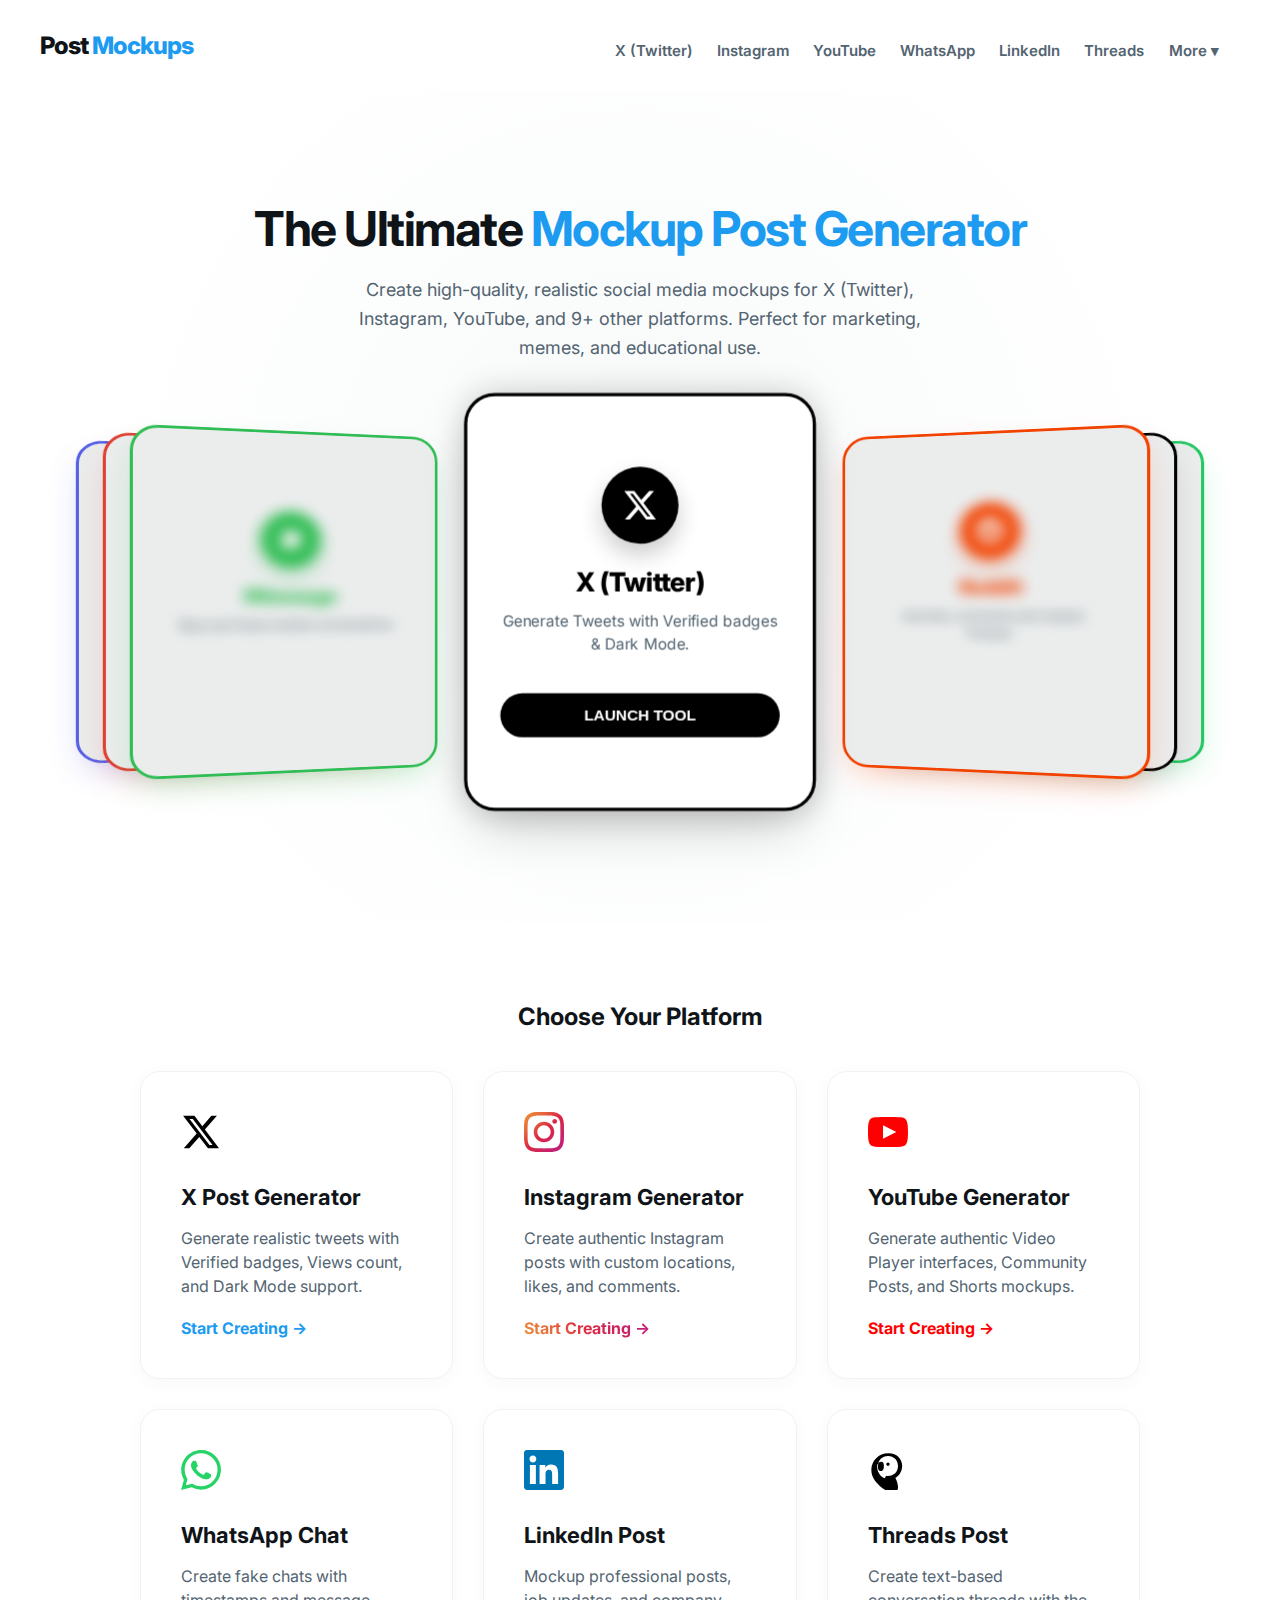
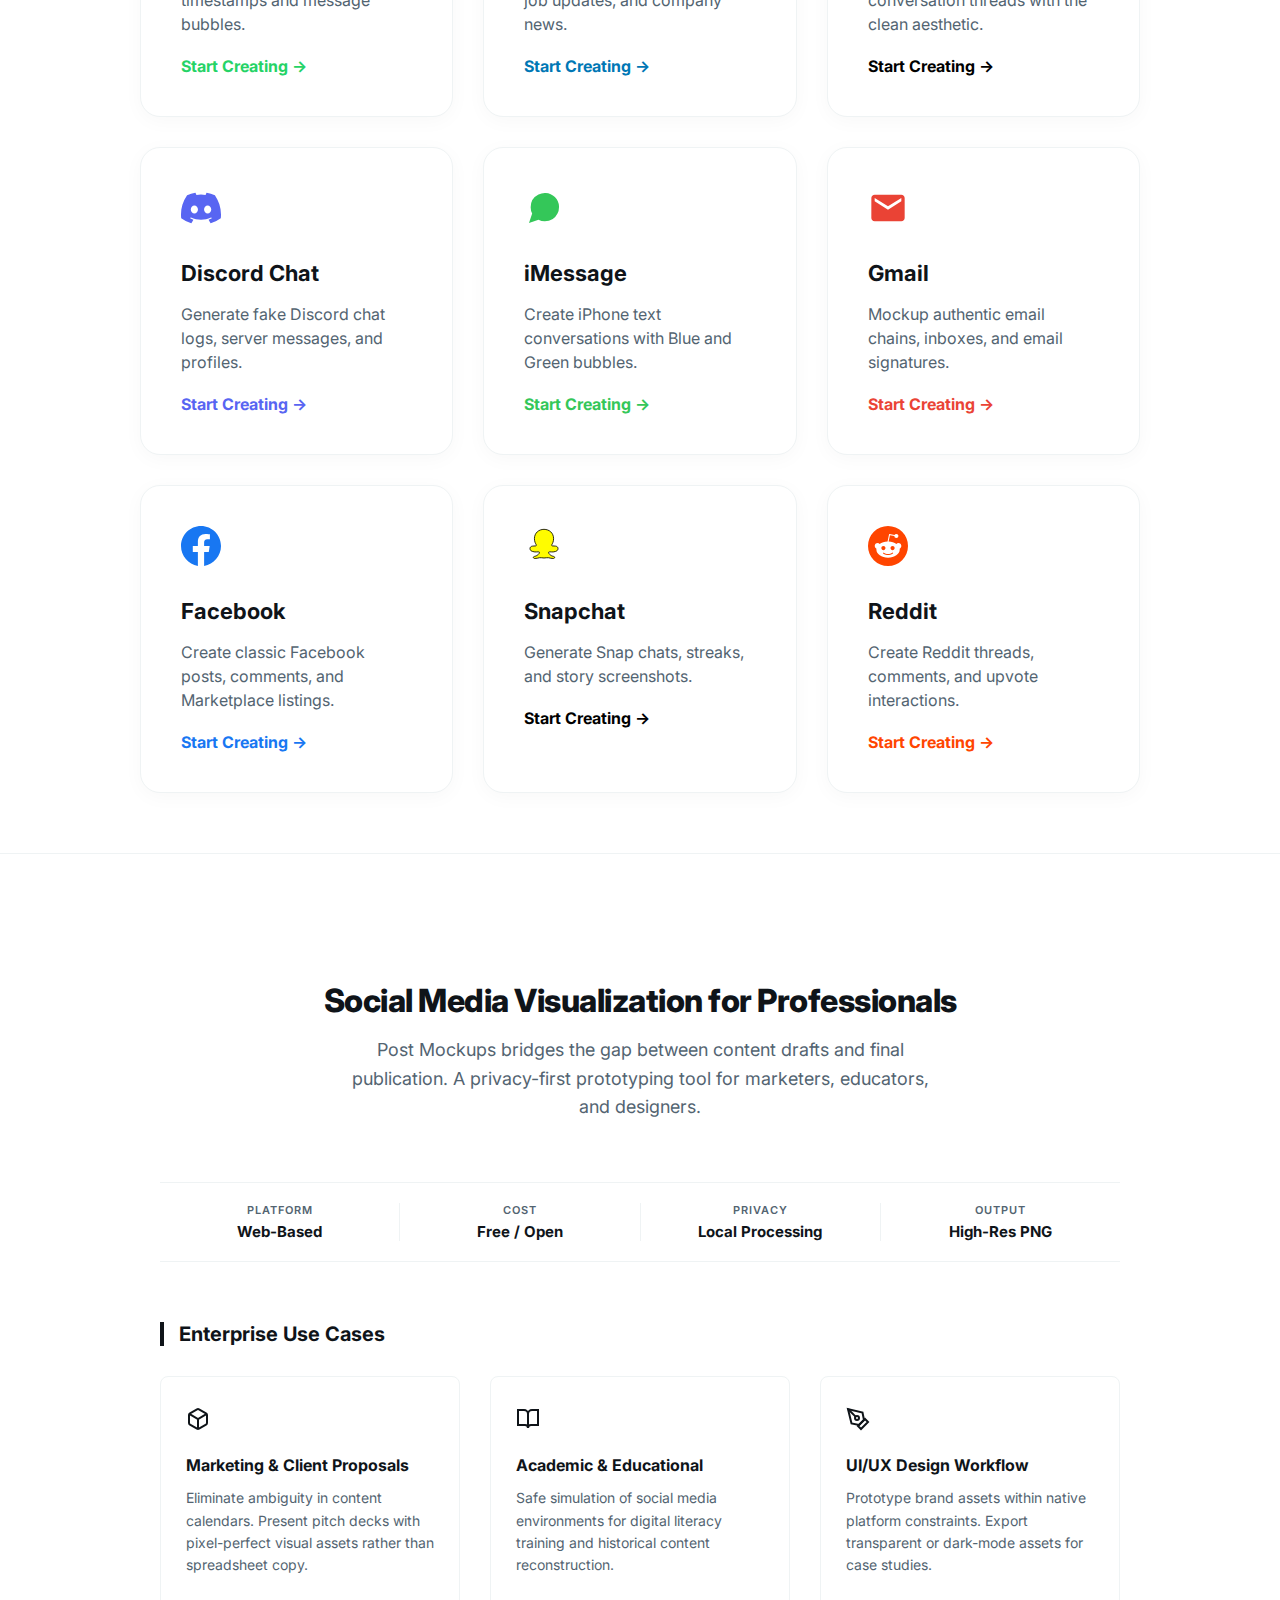
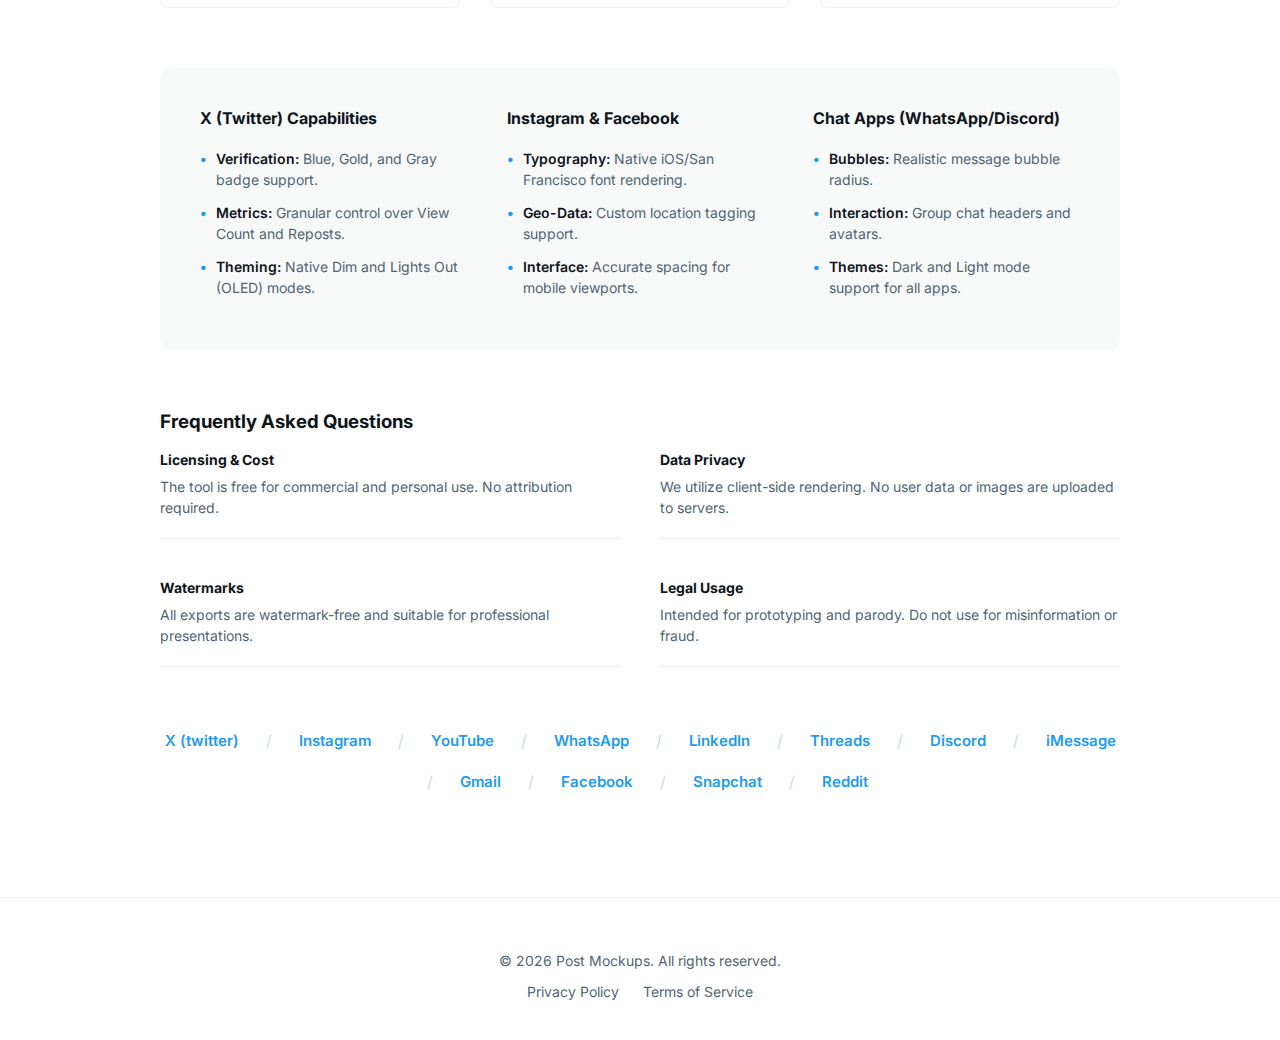
<file: index.html>
<!DOCTYPE html>
<html lang="en">
<head>
    <meta charset="UTF-8">
    <meta name="viewport" content="width=device-width, initial-scale=1.0">
    
    <title>Post Mockups | Free Fake Social Media Generator (All Platforms)</title>
    <meta name="description" content="Create realistic social media mockups for X (Twitter), Instagram, YouTube, WhatsApp, LinkedIn, Threads, Discord, iMessage, Facebook, Snapchat, and Reddit. No login, no watermarks.">
    <meta name="keywords" content="fake social media post generator, tweet generator, instagram mockup, whatsapp chat generator, fake linkedin post, discord message maker, imessage generator, facebook post mockup, snapchat fake chat, reddit post generator">
    <meta name="robots" content="index, follow">
    
    <link rel="canonical" href="https://postmockups.com/"> 
    <link rel="stylesheet" href="style.css">
    <link href="https://fonts.googleapis.com/css2?family=Inter:wght@400;600;800&display=swap" rel="stylesheet">

    
</head>
<body class="landing-page">

<div class="page-transition cover">
    <div class="loading-content">
        <div class="spinner"></div>
        <p style="font-weight: 600; font-size: 16px;">Loading...</p>
    </div>
</div>

    <nav class="navbar">
    <div class="logo">Post<span class="highlight"> Mockups</span></div>
    
    <button class="mobile-toggle" aria-label="Toggle navigation">
        <svg width="24" height="24" viewBox="0 0 24 24" fill="none" stroke="currentColor" stroke-width="2">
            <line x1="4" y1="6" x2="20" y2="6"></line>
            <line x1="4" y1="12" x2="20" y2="12"></line>
            <line x1="4" y1="18" x2="20" y2="18"></line>
        </svg>
    </button>

    <div class="nav-links">
        <a href="x-post.html">X (Twitter)</a>
        <a href="instagram-tools.html">Instagram</a>
        <a href="youtube-generator.html">YouTube</a>
        
        <a href="whatsapp-tools.html" class="desktop-link">WhatsApp</a>
        <a href="linkedin-tools.html" class="desktop-link">LinkedIn</a>
        <a href="threads-tools.html" class="desktop-link">Threads</a>
        
        <div class="dropdown">
            <button class="dropbtn">More ▾</button>
            <div class="dropdown-content">
                <a href="whatsapp-tools.html" class="tablet-link">WhatsApp</a>
                <a href="linkedin-tools.html" class="tablet-link">LinkedIn</a>
                <a href="threads-tools.html" class="tablet-link">Threads</a>
                
                <a href="discord-generator.html">Discord</a>
                <a href="imessage-generator.html">iMessage</a>
                <a href="gmail-generator.html">Gmail</a>
                <a href="facebook-tools.html">Facebook</a>
                <a href="snapchat-tools.html">Snapchat</a>
                <a href="reddit-tools.html">Reddit</a>
            </div>
        </div>
    </div>
</nav>



    <header class="hero">
        <div class="hero-content">
            <h1>The Ultimate <span class="highlight">Mockup Post Generator</span></h1>
            <p>Create high-quality, realistic social media mockups for X (Twitter), Instagram, YouTube, and 9+ other platforms. Perfect for marketing, memes, and educational use.</p>
             <div class="hero-stack-container"></div>

        </div>
    </header>

    <section class="tools-section">
        <h2>Choose Your Platform</h2>
        <div class="tools-grid">
            
            <a href="x-post.html" class="tool-card">
                <div class="icon-box" style="color: #000000;">
                    <svg viewBox="0 0 24 24" style="width: 40px; height: 40px; fill: currentColor;"><path d="M18.244 2.25h3.308l-7.227 8.26 8.502 11.24H16.17l-5.214-6.817L4.99 21.75H1.68l7.73-8.835L1.254 2.25H8.08l4.713 6.231zm-1.161 17.52h1.833L7.084 4.126H5.117z"></path></svg>
                </div>
                <h3>X Post Generator</h3>
                <p>Generate realistic tweets with Verified badges, Views count, and Dark Mode support.</p>
                <span class="link-text" style="color: #1d9bf0;">Start Creating &rarr;</span>
            </a>

            <a href="instagram-tools.html" class="tool-card">
                <div class="icon-box">
                    <svg width="40" height="40" viewBox="0 0 24 24" fill="none" xmlns="http://www.w3.org/2000/svg">
                        <defs>
                            <linearGradient id="instaGrad" x1="0%" y1="0%" x2="100%" y2="100%">
                                <stop offset="0%" style="stop-color:#f09433" />
                                <stop offset="25%" style="stop-color:#e6683c" />
                                <stop offset="50%" style="stop-color:#dc2743" />
                                <stop offset="75%" style="stop-color:#cc2366" />
                                <stop offset="100%" style="stop-color:#bc1888" />
                            </linearGradient>
                        </defs>
                        <path fill="url(#instaGrad)" d="M12 2.163c3.204 0 3.584.012 4.85.07 3.252.148 4.771 1.691 4.919 4.919.058 1.265.069 1.645.069 4.849 0 3.205-.012 3.584-.069 4.849-.149 3.225-1.664 4.771-4.919 4.919-1.266.058-1.644.07-4.85.07-3.204 0-3.584-.012-4.849-.07-3.26-.149-4.771-1.699-4.919-4.92-.058-1.265-.07-1.644-.07-4.849 0-3.204.013-3.583.07-4.849.149-3.227 1.664-4.771 4.919-4.919 1.266-.057 1.645-.069 4.849-.069zm0-2.163c-3.259 0-3.667.014-4.947.072-4.358.2-6.78 2.618-6.98 6.98-.059 1.281-.073 1.689-.073 4.948 0 3.259.014 3.668.072 4.948.2 4.358 2.618 6.78 6.98 6.98 1.281.058 1.689.072 4.948.072 3.259 0 3.668-.014 4.948-.072 4.354-.2 6.782-2.618 6.979-6.98.059-1.28.073-1.689.073-4.948 0-3.259-.014-3.667-.072-4.947-.196-4.354-2.617-6.78-6.979-6.98-1.281-.059-1.69-.073-4.949-.073zm0 5.838c-3.403 0-6.162 2.759-6.162 6.162s2.759 6.163 6.162 6.163 6.162-2.759 6.162-6.163c0-3.403-2.759-6.162-6.162-6.162zm0 10.162c-2.209 0-4-1.79-4-4 0-2.209 1.791-4 4-4s4 1.791 4 4c0 2.21-1.791 4-4 4zm6.406-11.845c-.796 0-1.441.645-1.441 1.44s.645 1.44 1.441 1.44c.795 0 1.439-.645 1.439-1.44s-.644-1.44-1.439-1.44z"/>
                    </svg>
                </div>
                <h3>Instagram Generator</h3>
                <p>Create authentic Instagram posts with custom locations, likes, and comments.</p>
                <span class="link-text text-insta-grad">Start Creating &rarr;</span>
            </a>

            <a href="youtube-generator.html" class="tool-card">
                <div class="icon-box" style="color: #FF0000;">
                    <svg width="40" height="40" viewBox="0 0 24 24" fill="currentColor">
                        <path d="M19.615 3.184c-3.604-.246-11.631-.245-15.23 0-3.897.266-4.356 2.62-4.385 8.816.029 6.185.484 8.549 4.385 8.816 3.6.245 11.626.246 15.23 0 3.897-.266 4.356-2.62 4.385-8.816-.029-6.185-.484-8.549-4.385-8.816zm-10.615 12.816v-8l8 3.993-8 4.007z"/>
                    </svg>
                </div>
                <h3>YouTube Generator</h3>
                <p>Generate authentic Video Player interfaces, Community Posts, and Shorts mockups.</p>
                <span class="link-text" style="color: #FF0000;">Start Creating &rarr;</span>
            </a>

            <a href="whatsapp-tools.html" class="tool-card">
                <div class="icon-box" style="color: #25D366;">
                    <svg width="40" height="40" viewBox="0 0 24 24" fill="currentColor"><path d="M17.472 14.382c-.297-.149-1.758-.867-2.03-.967-.273-.099-.471-.148-.67.15-.197.297-.767.966-.94 1.164-.173.199-.347.223-.644.075-.297-.15-1.255-.463-2.39-1.475-.883-.788-1.48-1.761-1.653-2.059-.173-.297-.018-.458.13-.606.134-.133.298-.347.446-.52.149-.174.198-.298.298-.497.099-.198.05-.371-.025-.52-.075-.149-.669-1.612-.916-2.207-.242-.579-.487-.5-.669-.51-.173-.008-.371-.01-.57-.01-.198 0-.52.074-.792.372-.272.297-1.04 1.016-1.04 2.479 0 1.462 1.065 2.875 1.213 3.074.149.198 2.096 3.2 5.077 4.487.709.306 1.262.489 1.694.625.712.227 1.36.195 1.871.118.571-.085 1.758-.719 2.006-1.413.248-.694.248-1.289.173-1.413-.074-.124-.272-.198-.57-.347m-5.421 7.403h-.004a9.87 9.87 0 01-5.031-1.378l-.361-.214-3.741.982.998-3.648-.235-.374a9.86 9.86 0 01-1.51-5.26c.001-5.45 4.436-9.884 9.888-9.884 2.64 0 5.122 1.03 6.988 2.898a9.825 9.825 0 012.893 6.994c-.003 5.45-4.437 9.884-9.885 9.884m8.413-18.297A11.815 11.815 0 0012.05 0C5.495 0 .16 5.335.157 11.892c0 2.096.547 4.142 1.588 5.945L.057 24l6.305-1.654a11.882 11.882 0 005.683 1.448h.005c6.554 0 11.89-5.335 11.893-11.893a11.821 11.821 0 00-3.48-8.413Z"/></svg>
                </div>
                <h3>WhatsApp Chat</h3>
                <p>Create fake chats with timestamps and message bubbles.</p>
                <span class="link-text" style="color: #25D366;">Start Creating &rarr;</span>
            </a>

            <a href="linkedin-tools.html" class="tool-card">
                <div class="icon-box" style="color: #0077B5;">
                    <svg width="40" height="40" viewBox="0 0 24 24" fill="currentColor"><path d="M20.447 20.452h-3.554v-5.569c0-1.328-.027-3.037-1.852-3.037-1.853 0-2.136 1.445-2.136 2.939v5.667H9.351V9h3.414v1.561h.046c.477-.9 1.637-1.85 3.37-1.85 3.601 0 4.267 2.37 4.267 5.455v6.286zM5.337 7.433c-1.144 0-2.063-.926-2.063-2.065 0-1.138.92-2.063 2.063-2.063 1.14 0 2.064.925 2.064 2.063 0 1.139-.925 2.065-2.064 2.065zm1.782 13.019H3.555V9h3.564v11.452zM22.225 0H1.771C.792 0 0 .774 0 1.729v20.542C0 23.227.792 24 1.771 24h20.451C23.2 24 24 23.227 24 22.271V1.729C24 .774 23.2 0 22.222 0h.003z"/></svg>
                </div>
                <h3>LinkedIn Post</h3>
                <p>Mockup professional posts, job updates, and company news.</p>
                <span class="link-text" style="color: #0077B5;">Start Creating &rarr;</span>
            </a>

            <a href="threads-tools.html" class="tool-card">
                <div class="icon-box" style="color: #000000;">
                    <svg width="40" height="40" viewBox="0 0 24 24" fill="currentColor"><path d="M12.75 2C16.942 2 20.5 5.25 20.5 9.5c0 4.75-3.5 8.5-8.5 8.5-.75 0-1.5-.15-2.2-.4.4-.65.75-1.35 1-2.1.4.1.8.15 1.2.15 3.5 0 6-2.5 6-6s-2.5-6-6-6-6 2.5-6 6v.5c0 1.5.5 2.5 1.5 2.5s2-.75 2-2.5V9.5c0-1.5-.25-2.5-1.5-2.5s-2.5 1-2.5 2.5v.5c0 4.25 3.25 7.5 7.5 7.5 1.25 0 2.5-.25 3.5-.75.65 1.5 1.5 3.5 1.5 5.5 0 .5 0 1-.15 1.5-1.5 1-3.25 1.75-5 1.75C6.5 22 2 17.5 2 12S6.5 2 12 2h.75zM12 9.5c.5 0 1-.5 1-1s-.5-1-1-1-1 .5-1 1 .5 1 1 1z"/></svg>
                </div>
                <h3>Threads Post</h3>
                <p>Create text-based conversation threads with the clean aesthetic.</p>
                <span class="link-text" style="color: #000000;">Start Creating &rarr;</span>
            </a>

            <a href="discord-generator.html" class="tool-card">
                <div class="icon-box" style="color: #5865F2;">
                    <svg width="40" height="40" viewBox="0 0 24 24" fill="currentColor"><path d="M20.317 4.37a19.791 19.791 0 00-4.885-1.515.074.074 0 00-.079.037c-.21.375-.444.864-.608 1.25a18.27 18.27 0 00-5.487 0 12.64 12.64 0 00-.617-1.25.077.077 0 00-.079-.037A19.736 19.736 0 003.677 4.37a.07.07 0 00-.032.027C.533 9.046-.32 13.58.099 18.057a.082.082 0 00.031.057 19.9 19.9 0 005.993 3.03.078.078 0 00.084-.028 14.09 14.09 0 001.226-1.994.076.076 0 00-.041-.106 13.107 13.107 0 01-1.872-.892.077.077 0 01-.008-.128 10.2 10.2 0 00.372-.292.074.074 0 01.077-.01c3.928 1.793 8.18 1.793 12.062 0a.074.074 0 01.078.01c.12.098.246.198.373.292a.077.077 0 01-.006.127 12.299 12.299 0 01-1.873.892.077.077 0 00-.041.107c.36.698.772 1.362 1.225 1.993a.076.076 0 00.084.028 19.839 19.839 0 006.002-3.03.077.077 0 00.032-.054c.5-5.177-.838-9.674-3.549-13.66a.061.061 0 00-.031-.03zM8.02 15.33c-1.183 0-2.157-1.085-2.157-2.419 0-1.333.956-2.419 2.157-2.419 1.21 0 2.176 1.096 2.157 2.419 0 1.334-.956 2.419-2.157 2.419zm7.975 0c-1.183 0-2.157-1.085-2.157-2.419 0-1.333.955-2.419 2.157-2.419 1.21 0 2.176 1.096 2.157 2.419 0 1.334-.946 2.419-2.157 2.419z"/></svg>
                </div>
                <h3>Discord Chat</h3>
                <p>Generate fake Discord chat logs, server messages, and profiles.</p>
                <span class="link-text" style="color: #5865F2;">Start Creating &rarr;</span>
            </a>

            <a href="imessage-generator.html" class="tool-card">
                <div class="icon-box" style="color: #34C759;">
                    <svg width="40" height="40" viewBox="0 0 24 24" fill="currentColor"><path d="M21 11.5a8.38 8.38 0 0 1-.9 3.8 8.5 8.5 0 0 1-7.6 4.7 8.38 8.38 0 0 1-3.8-.9L3 21l1.9-5.7a8.38 8.38 0 0 1-.9-3.8 8.5 8.5 0 0 1 4.7-7.6 8.38 8.38 0 0 1 3.8-.9h.5a8.48 8.48 0 0 1 8 8v.5z"/></svg>
                </div>
                <h3>iMessage</h3>
                <p>Create iPhone text conversations with Blue and Green bubbles.</p>
                <span class="link-text" style="color: #34C759;">Start Creating &rarr;</span>
            </a>

            <a href="gmail-generator.html" class="tool-card">
                <div class="icon-box" style="color: #EA4335;">
                    <svg width="40" height="40" viewBox="0 0 24 24" fill="currentColor"><path d="M20 4H4c-1.1 0-1.99.9-1.99 2L2 18c0 1.1.9 2 2 2h16c1.1 0 2-.9 2-2V6c0-1.1-.9-2-2-2zm0 4l-8 5-8-5V6l8 5 8-5v2z"/></svg>
                </div>
                <h3>Gmail</h3>
                <p>Mockup authentic email chains, inboxes, and email signatures.</p>
                <span class="link-text" style="color: #EA4335;">Start Creating &rarr;</span>
            </a>

            <a href="facebook-tools.html" class="tool-card">
                <div class="icon-box" style="color: #1877F2;">
                    <svg width="40" height="40" viewBox="0 0 24 24" fill="currentColor"><path d="M24 12.073c0-6.627-5.373-12-12-12s-12 5.373-12 12c0 5.99 4.388 10.954 10.125 11.854v-8.385H7.078v-3.47h3.047V9.43c0-3.007 1.792-4.669 4.533-4.669 1.312 0 2.686.235 2.686.235v2.953H15.83c-1.491 0-1.956.925-1.956 1.874v2.25h3.328l-.532 3.47h-2.796v8.385C19.612 23.027 24 18.062 24 12.073z"/></svg>
                </div>
                <h3>Facebook</h3>
                <p>Create classic Facebook posts, comments, and Marketplace listings.</p>
                <span class="link-text" style="color: #1877F2;">Start Creating &rarr;</span>
            </a>

            <a href="snapchat-tools.html" class="tool-card">
                <div class="icon-box" style="color: #FFFC00;">
                    <svg width="40" height="40" viewBox="0 0 24 24" fill="currentColor" stroke="#000" stroke-width="0.5"><path d="M12.003 2.002c-3.141 0-5.744 2.14-5.744 5.617 0 1.742.668 2.918 1.096 3.67.142.25.04.66-.41.66-.464 0-1.455.086-1.95.143-.88.102-1.396.678-1.396 1.487 0 1.144.922 1.482 1.576 1.714 1.86.66 3.518-.088 3.996.346.224.204.032.65-.187.97-.487.712-1.574 1.383-2.316 1.55-.429.097-1.07.158-1.07.72 0 .343.344.603 1.05.603.628 0 1.844-.22 2.628-.445.696-.2 1.648.163 2.727.163 1.08 0 2.03-.362 2.727-.163.784.225 2 .445 2.628.445.706 0 1.05-.26 1.05-.603 0-.563-.642-.623-1.071-.72-.741-.166-1.828-.838-2.315-1.55-.22-.32-.411-.766-.188-.97.478-.434 2.136.314 3.996-.346.654-.232 1.577-.57 1.577-1.714 0-.81-.516-1.385-1.396-1.487-.495-.057-1.486-.143-1.95-.143-.45 0-.552-.41-.41-.66.428-.752 1.096-1.928 1.096-3.67 0-3.477-2.603-5.617-5.744-5.617z"/></svg>
                </div>
                <h3>Snapchat</h3>
                <p>Generate Snap chats, streaks, and story screenshots.</p>
                <span class="link-text" style="color: #000; font-weight:700;">Start Creating &rarr;</span>
            </a>

            <a href="reddit-tools.html" class="tool-card">
                <div class="icon-box" style="color: #FF4500;">
                    <svg width="40" height="40" viewBox="0 0 24 24" fill="currentColor"><path d="M12 0A12 12 0 0 0 0 12a12 12 0 0 0 12 12 12 12 0 0 0 12-12A12 12 0 0 0 12 0zm5.01 4.744c.688 0 1.25.561 1.25 1.249a1.25 1.25 0 0 1-2.498.056l-2.597-.547-.8 3.747c1.824.07 3.48.632 4.674 1.488.308-.309.73-.491 1.207-.491.968 0 1.754.786 1.754 1.754 0 .716-.435 1.333-1.01 1.614a3.111 3.111 0 0 1 .042.52c0 2.694-3.13 4.87-7.004 4.87-3.874 0-7.004-2.176-7.004-4.87 0-.183.015-.366.043-.534A1.748 1.748 0 0 1 4.028 12c0-.968.786-1.754 1.754-1.754.463 0 .898.196 1.207.49 1.207-.883 2.878-1.43 4.744-1.487l.885-4.182a.342.342 0 0 1 .14-.197.35.35 0 0 1 .238-.042l2.906.617a1.214 1.214 0 0 1 1.108-.701zM9.25 12C8.561 12 8 12.562 8 13.25c0 .687.561 1.248 1.25 1.248.687 0 1.248-.561 1.248-1.249 0-.688-.561-1.249-1.249-1.249zm5.5 0c-.687 0-1.248.561-1.248 1.25 0 .687.561 1.248 1.249 1.248.688 0 1.249-.561 1.249-1.249 0-.687-.562-1.249-1.25-1.249zm-5.466 3.99a.327.327 0 0 0-.231.094.33.33 0 0 0 0 .463c.842.842 2.484.913 2.961.913.477 0 2.105-.056 2.961-.913a.361.361 0 0 0 .029-.463.33.33 0 0 0-.464 0c-.547.533-1.684.73-2.512.73-.828 0-1.979-.196-2.512-.73a.326.326 0 0 0-.232-.095z"/></svg>
                </div>
                <h3>Reddit</h3>
                <p>Create Reddit threads, comments, and upvote interactions.</p>
                <span class="link-text" style="color: #FF4500;">Start Creating &rarr;</span>
            </a>

        </div>
    </section>

        <section class="seo-content">
    <div class="content-wrapper">
        
        <div class="seo-header">
            <h2>Social Media Visualization for Professionals</h2>
            <p class="lead-text">Post Mockups bridges the gap between content drafts and final publication. A privacy-first prototyping tool for marketers, educators, and designers.</p>
        </div>

        <div class="stats-bar">
            <div class="stat-item">
                <span class="stat-label">Platform</span>
                <span class="stat-value">Web-Based</span>
            </div>
            <div class="stat-item">
                <span class="stat-label">Cost</span>
                <span class="stat-value">Free / Open</span>
            </div>
            <div class="stat-item">
                <span class="stat-label">Privacy</span>
                <span class="stat-value">Local Processing</span>
            </div>
            <div class="stat-item">
                <span class="stat-label">Output</span>
                <span class="stat-value">High-Res PNG</span>
            </div>
        </div>

        <div class="section-title">
            <h3>Enterprise Use Cases</h3>
        </div>
        
        <div class="seo-grid">
            <div class="seo-card">
                <div class="card-icon">
                    <svg width="24" height="24" fill="none" stroke="currentColor" stroke-width="2" viewBox="0 0 24 24"><path d="M21 16V8a2 2 0 0 0-1-1.73l-7-4a2 2 0 0 0-2 0l-7 4A2 2 0 0 0 3 8v8a2 2 0 0 0 1 1.73l7 4a2 2 0 0 0 2 0l7-4A2 2 0 0 0 21 16z"></path><polyline points="3.27 6.96 12 12.01 20.73 6.96"></polyline><line x1="12" y1="22.08" x2="12" y2="12"></line></svg>
                </div>
                <h4>Marketing & Client Proposals</h4>
                <p>Eliminate ambiguity in content calendars. Present pitch decks with pixel-perfect visual assets rather than spreadsheet copy.</p>
            </div>

            <div class="seo-card">
                <div class="card-icon">
                    <svg width="24" height="24" fill="none" stroke="currentColor" stroke-width="2" viewBox="0 0 24 24"><path d="M2 3h6a4 4 0 0 1 4 4v14a3 3 0 0 0-3-3H2z"></path><path d="M22 3h-6a4 4 0 0 0-4 4v14a3 3 0 0 1 3-3h7z"></path></svg>
                </div>
                <h4>Academic & Educational</h4>
                <p>Safe simulation of social media environments for digital literacy training and historical content reconstruction.</p>
            </div>

            <div class="seo-card">
                <div class="card-icon">
                    <svg width="24" height="24" fill="none" stroke="currentColor" stroke-width="2" viewBox="0 0 24 24"><path d="M12 19l7-7 3 3-7 7-3-3z"></path><path d="M18 13l-1.5-7.5L2 2l3.5 14.5L13 18l5-5z"></path><path d="M2 2l7.586 7.586"></path><circle cx="11" cy="11" r="2"></circle></svg>
                </div>
                <h4>UI/UX Design Workflow</h4>
                <p>Prototype brand assets within native platform constraints. Export transparent or dark-mode assets for case studies.</p>
            </div>
        </div>

        <div class="tech-specs">
            <div class="spec-column">
                <h4>X (Twitter) Capabilities</h4>
                <ul class="clean-list">
                    <li><strong>Verification:</strong> Blue, Gold, and Gray badge support.</li>
                    <li><strong>Metrics:</strong> Granular control over View Count and Reposts.</li>
                    <li><strong>Theming:</strong> Native Dim and Lights Out (OLED) modes.</li>
                </ul>
            </div>
            <div class="spec-column">
                <h4>Instagram & Facebook</h4>
                <ul class="clean-list">
                    <li><strong>Typography:</strong> Native iOS/San Francisco font rendering.</li>
                    <li><strong>Geo-Data:</strong> Custom location tagging support.</li>
                    <li><strong>Interface:</strong> Accurate spacing for mobile viewports.</li>
                </ul>
            </div>
            <div class="spec-column">
                <h4>Chat Apps (WhatsApp/Discord)</h4>
                <ul class="clean-list">
                    <li><strong>Bubbles:</strong> Realistic message bubble radius.</li>
                    <li><strong>Interaction:</strong> Group chat headers and avatars.</li>
                    <li><strong>Themes:</strong> Dark and Light mode support for all apps.</li>
                </ul>
            </div>

        </div>

        <div class="faq-section">
            <h3>Frequently Asked Questions</h3>
            <div class="faq-grid">
                <div class="faq-block">
                    <span class="faq-q">Licensing & Cost</span>
                    <span class="faq-a">The tool is free for commercial and personal use. No attribution required.</span>
                </div>
                <div class="faq-block">
                    <span class="faq-q">Data Privacy</span>
                    <span class="faq-a">We utilize client-side rendering. No user data or images are uploaded to servers.</span>
                </div>
                <div class="faq-block">
                    <span class="faq-q">Watermarks</span>
                    <span class="faq-a">All exports are watermark-free and suitable for professional presentations.</span>
                </div>
                <div class="faq-block">
                    <span class="faq-q">Legal Usage</span>
                    <span class="faq-a">Intended for prototyping and parody. Do not use for misinformation or fraud.</span>
                </div>
            </div>
        </div>
        
        <div class="pro-cta">
             <a href="x-post.html" class="cta-link" style="color: #1d9bf0; border-color: transparent;">X (twitter)</a>
            <span class="divider">/</span>
            <a href="instagram-tools.html" class="cta-link">Instagram</a>
            <span class="divider">/</span>
            <a href="youtube-tools.html" class="cta-link">YouTube</a>
            <span class="divider">/</span>
            <a href="whatsapp-tools.html" class="cta-link">WhatsApp</a>
            <span class="divider">/</span>
            <a href="linkedin-tools.html" class="cta-link">LinkedIn</a>
            <span class="divider">/</span>
            <a href="threads-tools.html" class="cta-link">Threads</a>
            <span class="divider">/</span>
            <a href="discord-generator.html" class="cta-link">Discord</a>
            <span class="divider">/</span>
            <a href="imessage-generator.html" class="cta-link">iMessage</a>
            <span class="divider">/</span>
            <a href="gmail-generator.html" class="cta-link">Gmail</a>
            <span class="divider">/</span>
            <a href="facebook-tools.html" class="cta-link">Facebook</a>
            <span class="divider">/</span>
            <a href="snapchat-tools.html" class="cta-link">Snapchat</a>
            <span class="divider">/</span>
            <a href="reddit-tools.html" class="cta-link">Reddit</a>
        </div>

    </div>
</section>


    <footer>
        <p>&copy; 2026 Post Mockups. All rights reserved.</p>
        <div class="footer-links">
            <a href="#">Privacy Policy</a>
            <a href="#">Terms of Service</a>
        </div>
    </footer>

<script>
    document.addEventListener('DOMContentLoaded', () => {
        const curtain = document.querySelector('.page-transition');
        const loader = document.querySelector('.loading-content');

        // --- 1. ENTRY (Page Load) ---
        setTimeout(() => {
            curtain.classList.add('exit');
            curtain.classList.remove('cover');
            curtain.classList.remove('show-loader');
        }, 300);

        // --- 2. EXIT (Link Click) ---
        document.querySelectorAll('a').forEach(link => {
            link.addEventListener('click', (e) => {
                const href = link.getAttribute('href');
                const target = link.getAttribute('target');

                if (!href || href.startsWith('#') || target === '_blank') return;
                e.preventDefault();

                // Reset Curtain
                curtain.style.transition = 'none';
                curtain.classList.remove('exit');
                curtain.classList.remove('cover');
                curtain.classList.remove('show-loader');
                
                void curtain.offsetWidth; // Force Paint

                // Animate Up
                curtain.style.transition = 'transform 0.6s cubic-bezier(0.83, 0, 0.17, 1)';
                curtain.classList.add('cover');

                // Smart Timer for slow networks
                const slowNetworkTimer = setTimeout(() => {
                    curtain.classList.add('show-loader');
                }, 800);

                // Go to link
                setTimeout(() => {
                    window.location.href = href;
                }, 600);
            });
        });

        // Safety Net for Back Button
        window.addEventListener('pageshow', (event) => {
            if (event.persisted) {
                curtain.classList.add('exit');
                curtain.classList.remove('cover');
            }
        });
    });
</script>
<script>
    // 1. CONFIGURATION
    const platforms = [
        { name: "X (Twitter)", desc: "Generate Tweets with Verified badges & Dark Mode.", link: "x-post.html", color: "#000000", glow: "rgba(0,0,0,0.2)", icon: '<svg viewBox="0 0 24 24" width="32" height="32" fill="currentColor"><path d="M18.244 2.25h3.308l-7.227 8.26 8.502 11.24H16.17l-5.214-6.817L4.99 21.75H1.68l7.73-8.835L1.254 2.25H8.08l4.713 6.231zm-1.161 17.52h1.833L7.084 4.126H5.117z"></path></svg>' },
        { name: "WhatsApp", desc: "Mockup realistic chats with timestamps.", link: "whatsapp-tools.html", color: "#25D366", glow: "rgba(37, 211, 102, 0.3)", icon: '<svg viewBox="0 0 24 24" width="32" height="32" fill="currentColor"><path d="M17.472 14.382c-.297-.149-1.758-.867-2.03-.967-.273-.099-.471-.148-.67.15-.197.297-.767.966-.94 1.164-.173.199-.347.223-.644.075-.297-.15-1.255-.463-2.39-1.475-.883-.788-1.48-1.761-1.653-2.059-.173-.297-.018-.458.13-.606.134-.133.298-.347.446-.52.149-.174.198-.298.298-.497.099-.198.05-.371-.025-.52-.075-.149-.669-1.612-.916-2.207-.242-.579-.487-.5-.669-.51-.173-.008-.371-.01-.57-.01-.198 0-.52.074-.792.372-.272.297-1.04 1.016-1.04 2.479 0 1.462 1.065 2.875 1.213 3.074.149.198 2.096 3.2 5.077 4.487.709.306 1.262.489 1.694.625.712.227 1.36.195 1.871.118.571-.085 1.758-.719 2.006-1.413.248-.694.248-1.289.173-1.413-.074-.124-.272-.198-.57-.347m-5.421 7.403h-.004a9.87 9.87 0 01-5.031-1.378l-.361-.214-3.741.982.998-3.648-.235-.374a9.86 9.86 0 01-1.51-5.26c.001-5.45 4.436-9.884 9.888-9.884 2.64 0 5.122 1.03 6.988 2.898a9.825 9.825 0 012.893 6.994c-.003 5.45-4.437 9.884-9.885 9.884m8.413-18.297A11.815 11.815 0 0012.05 0C5.495 0 .16 5.335.157 11.892c0 2.096.547 4.142 1.588 5.945L.057 24l6.305-1.654a11.882 11.882 0 005.683 1.448h.005c6.554 0 11.89-5.335 11.893-11.893a11.821 11.821 0 00-3.48-8.413Z"/></svg>' },
        { name: "Discord", desc: "Fake server messages and user profiles.", link: "discord-generator.html", color: "#5865F2", glow: "rgba(88, 101, 242, 0.3)", icon: '<svg viewBox="0 0 24 24" width="32" height="32" fill="currentColor"><path d="M20.317 4.37a19.791 19.791 0 00-4.885-1.515.074.074 0 00-.079.037c-.21.375-.444.864-.608 1.25a18.27 18.27 0 00-5.487 0 12.64 12.64 0 00-.617-1.25.077.077 0 00-.079-.037A19.736 19.736 0 003.677 4.37a.07.07 0 00-.032.027C.533 9.046-.32 13.58.099 18.057a.082.082 0 00.031.057 19.9 19.9 0 005.993 3.03.078.078 0 00.084-.028 14.09 14.09 0 001.226-1.994.076.076 0 00-.041-.106 13.107 13.107 0 01-1.872-.892.077.077 0 01-.008-.128 10.2 10.2 0 00.372-.292.074.074 0 01.077-.01c3.928 1.793 8.18 1.793 12.062 0a.074.074 0 01.078.01c.12.098.246.198.373.292a.077.077 0 01-.006.127 12.299 12.299 0 01-1.873.892.077.077 0 00-.041.107c.36.698.772 1.362 1.225 1.993a.076.076 0 00.084.028 19.839 19.839 0 006.002-3.03.077.077 0 00.032-.054c.5-5.177-.838-9.674-3.549-13.66a.061.061 0 00-.031-.03zM8.02 15.33c-1.183 0-2.157-1.085-2.157-2.419 0-1.333.956-2.419 2.157-2.419 1.21 0 2.176 1.096 2.157 2.419 0 1.334-.956 2.419-2.157 2.419zm7.975 0c-1.183 0-2.157-1.085-2.157-2.419 0-1.333.955-2.419 2.157-2.419 1.21 0 2.176 1.096 2.157 2.419 0 1.334-.946 2.419-2.157 2.419z"/></svg>' },
        { name: "Facebook", desc: "Create classic social posts and comments.", link: "facebook-tools.html", color: "#1877F2", glow: "rgba(24, 119, 242, 0.3)", icon: '<svg viewBox="0 0 24 24" width="32" height="32" fill="currentColor"><path d="M24 12.073c0-6.627-5.373-12-12-12s-12 5.373-12 12c0 5.99 4.388 10.954 10.125 11.854v-8.385H7.078v-3.47h3.047V9.43c0-3.007 1.792-4.669 4.533-4.669 1.312 0 2.686.235 2.686.235v2.953H15.83c-1.491 0-1.956.925-1.956 1.874v2.25h3.328l-.532 3.47h-2.796v8.385C19.612 23.027 24 18.062 24 12.073z"/></svg>' },
        { name: "Instagram", desc: "Posts, locations & authentic fonts.", link: "instagram-tools.html", color: "#E1306C", glow: "rgba(225, 48, 108, 0.3)", icon: '<svg viewBox="0 0 24 24" width="32" height="32" fill="none"><defs><linearGradient id="g1" x1="0%" y1="0%" x2="100%" y2="100%"><stop offset="0%" stop-color="#f09433"/><stop offset="100%" stop-color="#bc1888"/></linearGradient></defs><path fill="url(#g1)" d="M12 2.163c3.204 0 3.584.012 4.85.07 3.252.148 4.771 1.691 4.919 4.919.058 1.265.069 1.645.069 4.849 0 3.205-.012 3.584-.069 4.849-.149 3.225-1.664 4.771-4.919 4.919-1.266.058-1.644.07-4.85.07-3.204 0-3.584-.012-4.849-.07-3.26-.149-4.771-1.699-4.919-4.92-.058-1.265-.07-1.644-.07-4.849 0-3.204.013-3.583.07-4.849.149-3.227 1.664-4.771 4.919-4.919 1.266-.057 1.645-.069 4.849-.069zm0-2.163c-3.259 0-3.667.014-4.947.072-4.358.2-6.78 2.618-6.98 6.98-.059 1.281-.073 1.689-.073 4.948 0 3.259.014 3.668.072 4.948.2 4.358 2.618 6.98 6.98 1.281.058 1.689.072 4.948.072 3.259 0 3.668-.014 4.948-.072 4.354-.2 6.782-2.618 6.979-6.98.059-1.28.073-1.689.073-4.949-.073zm0 5.838c-3.403 0-6.162 2.759-6.162 6.162s2.759 6.163 6.162 6.163 6.162-2.759 6.162-6.163c0-3.403-2.759-6.162-6.162-6.162zm0 10.162c-2.209 0-4-1.79-4-4 0-2.209 1.791-4 4-4s4 1.791 4 4c0 2.21-1.791 4-4 4zm6.406-11.845c-.796 0-1.441.645-1.441 1.44s.645 1.44 1.441 1.44c.795 0 1.439-.645 1.439-1.44s-.644-1.44-1.439-1.44z"/></svg>' },
        { name: "LinkedIn", desc: "Professional business post mockups.", link: "linkedin-tools.html", color: "#0077B5", glow: "rgba(0, 119, 181, 0.3)", icon: '<svg viewBox="0 0 24 24" width="32" height="32" fill="currentColor"><path d="M20.447 20.452h-3.554v-5.569c0-1.328-.027-3.037-1.852-3.037-1.853 0-2.136 1.445-2.136 2.939v5.667H9.351V9h3.414v1.561h.046c.477-.9 1.637-1.85 3.37-1.85 3.601 0 4.267 2.37 4.267 5.455v6.286zM5.337 7.433c-1.144 0-2.063-.926-2.063-2.065 0-1.138.92-2.063 2.063-2.063 1.14 0 2.064.925 2.064 2.063 0 1.139-.925 2.065-2.064 2.065zm1.782 13.019H3.555V9h3.564v11.452zM22.225 0H1.771C.792 0 0 .774 0 1.729v20.542C0 23.227.792 24 1.771 24h20.451C23.2 24 24 23.227 24 22.271V1.729C24 .774 23.2 0 22.222 0h.003z"/></svg>' },
        { name: "iMessage", desc: "Blue and Green bubble conversations.", link: "imessage-generator.html", color: "#34C759", glow: "rgba(52, 199, 89, 0.3)", icon: '<svg viewBox="0 0 24 24" width="32" height="32" fill="currentColor"><path d="M21 11.5a8.38 8.38 0 0 1-.9 3.8 8.5 8.5 0 0 1-7.6 4.7 8.38 8.38 0 0 1-3.8-.9L3 21l1.9-5.7a8.38 8.38 0 0 1-.9-3.8 8.5 8.5 0 0 1 4.7-7.6 8.38 8.38 0 0 1 3.8-.9h.5a8.48 8.48 0 0 1 8 8v.5z"/></svg>' },
        { name: "Snapchat", desc: "Chats, streaks and story UI.", link: "snapchat-tools.html", color: "#FFFC00", glow: "rgba(255, 252, 0, 0.5)", icon: '<svg viewBox="0 0 24 24" width="32" height="32" fill="currentColor" stroke="#000" stroke-width="0.5"><path d="M12.003 2.002c-3.141 0-5.744 2.14-5.744 5.617 0 1.742.668 2.918 1.096 3.67.142.25.04.66-.41.66-.464 0-1.455.086-1.95.143-.88.102-1.396.678-1.396 1.487 0 1.144.922 1.482 1.576 1.714 1.86.66 3.518-.088 3.996.346.224.204.032.65-.187.97-.487.712-1.574 1.383-2.316 1.55-.429.097-1.07.158-1.07.72 0 .343.344.603 1.05.603.628 0 1.844-.22 2.628-.445.696-.2 1.648.163 2.727.163 1.08 0 2.03-.362 2.727-.163.784.225 2 .445 2.628.445.706 0 1.05-.26 1.05-.603 0-.563-.642-.623-1.071-.72-.741-.166-1.828-.838-2.315-1.55-.22-.32-.411-.766-.188-.97.478-.434 2.136.314 3.996-.346.654-.232 1.577-.57 1.577-1.714 0-.81-.516-1.385-1.396-1.487-.495-.057-1.486-.143-1.95-.143-.45 0-.552-.41-.41-.66.428-.752 1.096-1.928 1.096-3.67 0-3.477-2.603-5.617-5.744-5.617z"/></svg>' },
        { name: "YouTube", desc: "Player, Shorts & Community posts.", link: "youtube-generator.html", color: "#FF0000", glow: "rgba(255, 0, 0, 0.3)", icon: '<svg viewBox="0 0 24 24" width="32" height="32" fill="currentColor"><path d="M19.615 3.184c-3.604-.246-11.631-.245-15.23 0-3.897.266-4.356 2.62-4.385 8.816.029 6.185.484 8.549 4.385 8.816 3.6.245 11.626.246 15.23 0 3.897-.266 4.356-2.62 4.385-8.816-.029-6.185-.484-8.549-4.385-8.816zm-10.615 12.816v-8l8 3.993-8 4.007z"/></svg>' },
        { name: "Threads", desc: "Clean text-based conversation threads.", link: "threads-tools.html", color: "#000000", glow: "rgba(0, 0, 0, 0.2)", icon: '<svg viewBox="0 0 24 24" width="32" height="32" fill="currentColor"><path d="M12.75 2C16.942 2 20.5 5.25 20.5 9.5c0 4.75-3.5 8.5-8.5 8.5-.75 0-1.5-.15-2.2-.4.4-.65.75-1.35 1-2.1.4.1.8.15 1.2.15 3.5 0 6-2.5 6-6s-2.5-6-6-6-6 2.5-6 6v.5c0 1.5.5 2.5 1.5 2.5s2-.75 2-2.5V9.5c0-1.5-.25-2.5-1.5-2.5s-2.5 1-2.5 2.5v.5c0 4.25 3.25 7.5 7.5 7.5 1.25 0 2.5-.25 3.5-.75.65 1.5 1.5 3.5 1.5 5.5 0 .5 0 1-.15 1.5-1.5 1-3.25 1.75-5 1.75C6.5 22 2 17.5 2 12S6.5 2 12 2h.75zM12 9.5c.5 0 1-.5 1-1s-.5-1-1-1-1 .5-1 1 .5 1 1 1z"/></svg>' },
        { name: "Gmail", desc: "Authentic email chains and signatures.", link: "gmail-generator.html", color: "#EA4335", glow: "rgba(234, 67, 53, 0.3)", icon: '<svg viewBox="0 0 24 24" width="32" height="32" fill="currentColor"><path d="M20 4H4c-1.1 0-1.99.9-1.99 2L2 18c0 1.1.9 2 2 2h16c1.1 0 2-.9 2-2V6c0-1.1-.9-2-2-2zm0 4l-8 5-8-5V6l8 5 8-5v2z"/></svg>' },
        { name: "Reddit", desc: "Upvotes, comments and nested threads.", link: "reddit-generator.html", color: "#FF4500", glow: "rgba(255, 69, 0, 0.3)", icon: '<svg viewBox="0 0 24 24" width="32" height="32" fill="currentColor"><path d="M12 0A12 12 0 0 0 0 12a12 12 0 0 0 12 12 12 12 0 0 0 12-12A12 12 0 0 0 12 0zm5.01 4.744c.688 0 1.25.561 1.25 1.249a1.25 1.25 0 0 1-2.498.056l-2.597-.547-.8 3.747c1.824.07 3.48.632 4.674 1.488.308-.309.73-.491 1.207-.491.968 0 1.754.786 1.754 1.754 0 .716-.435 1.333-1.01 1.614a3.111 3.111 0 0 1 .042.52c0 2.694-3.13 4.87-7.004 4.87-3.874 0-7.004-2.176-7.004-4.87 0-.183.015-.366.043-.534A1.748 1.748 0 0 1 4.028 12c0-.968.786-1.754 1.754-1.754.463 0 .898.196 1.207.49 1.207-.883 2.878-1.43 4.744-1.487l.885-4.182a.342.342 0 0 1 .14-.197.35.35 0 0 1 .238-.042l2.906.617a1.214 1.214 0 0 1 1.108-.701zM9.25 12C8.561 12 8 12.562 8 13.25c0 .687.561 1.248 1.25 1.248.687 0 1.248-.561 1.248-1.249 0-.688-.561-1.249-1.249-1.249zm5.5 0c-.687 0-1.248.561-1.248 1.25 0 .687.561 1.248 1.249 1.248.688 0 1.249-.561 1.249-1.249 0-.687-.562-1.249-1.25-1.249zm-5.466 3.99a.327.327 0 0 0-.231.094.33.33 0 0 0 0 .463c.842.842 2.484.913 2.961.913.477 0 2.105-.056 2.961-.913a.361.361 0 0 0 .029-.463.33.33 0 0 0-.464 0c-.547.533-1.684.73-2.512.73-.828 0-1.979-.196-2.512-.73a.326.326 0 0 0-.232-.095z"/></svg>' }
    ];
 // --- NEW ADDITION: SHUFFLE LOGIC ---
    // This randomizes the array order immediately on page load
    function shuffleArray(array) {
        for (let i = array.length - 1; i > 0; i--) {
            const j = Math.floor(Math.random() * (i + 1));
            [array[i], array[j]] = [array[j], array[i]];
        }
    }
    shuffleArray(platforms); 
    // -----------------------------------

    const container = document.querySelector('.hero-stack-container');
    let currentIndex = 0;
    
    // 2. STATE MANAGEMENT (Refined Logic)
    let autoSlideTimer = null; // Replaces 'autoSlideInterval'
    let isAnimating = false;   // Prevents rapid-fire clicking (Improvisation 2)
    let isHovering = false;    // Tracks user intent (Improvisation 3)

    // 3. BUILD CARDS
    function initStack() {
        if (!container) return;
        container.innerHTML = ''; 
        platforms.forEach((p, index) => {
            const card = document.createElement('a');
            card.href = p.link;
            card.className = 'hero-card';
            card.style.setProperty('--brand-color', p.color);
            card.style.setProperty('--brand-glow', p.glow);
            
            let textColor = p.color;
            if (p.name.includes("Snapchat")) textColor = "black";

            card.innerHTML = `
                <div class="card-content-wrapper">
                    <div class="card-logo-box">${p.icon}</div>
                    <div class="card-title" style="color: ${textColor}">${p.name}</div>
                    <div class="card-desc">${p.desc}</div>
                    <button class="launch-btn" style="background: ${p.color}; color: ${p.name.includes('Snapchat') ? 'black' : 'white'}">Launch Tool</button>
                </div>
            `;
            
            // CLICK LOGIC
            card.onclick = (e) => {
                if (!card.classList.contains('active')) {
                    e.preventDefault(); 
                    
                    // IMPROVISATION 2: Spam Lock
                    if (isAnimating) return; 

                    let diff = index - currentIndex;
                    const total = platforms.length;
                    
                    // Find shortest path
                    if (diff > total / 2) diff -= total;
                    if (diff < -total / 2) diff += total;

                    shiftCards(diff); 
                }
            };
            container.appendChild(card);
        });
        updateClasses();
    }

    // 4. CLASS UPDATES
    function updateClasses() {
        const cards = document.querySelectorAll('.hero-card');
        const total = platforms.length;

        cards.forEach((card, i) => {
            card.className = 'hero-card'; 
            card.style.opacity = ''; 
            card.style.zIndex = '';
            card.style.pointerEvents = 'all'; 

            let relIndex = i - currentIndex;

            // Normalize index wrapping
            if (relIndex > total / 2) relIndex -= total;
            if (relIndex < -total / 2) relIndex += total;

            if (relIndex === 0) card.classList.add('active');
            else if (relIndex === 1) card.classList.add('next');
            else if (relIndex === 2) card.classList.add('next', 'next-2');
            else if (relIndex === 3) card.classList.add('next', 'next-3');
            else if (relIndex === -1) card.classList.add('prev');
            else if (relIndex === -2) card.classList.add('prev', 'prev-2');
            else if (relIndex === -3) card.classList.add('prev', 'prev-3');
            else {
                card.style.opacity = '0';
                card.style.pointerEvents = 'none'; 
            }
        });
    }

    // 5. SHIFT CONTROLLER (Logic Core)
    function shiftCards(step) {
        if (isAnimating) return; // Prevent overlapping animations
        isAnimating = true;

        const total = platforms.length;
        currentIndex = (currentIndex + step) % total;
        
        // Ensure positive index for Math
        if (currentIndex < 0) currentIndex += total;

        updateClasses();

        // Lock interaction during 0.7s CSS transition
        setTimeout(() => {
            isAnimating = false;
        }, 700);

        // RESET TIMER LOGIC
        // Always clear the old timer first (Fixes the "Double Timer" bug)
        clearTimeout(autoSlideTimer);

        // IMPROVISATION 3: "Smart Hover"
        // If user is hovering (Desktop), don't restart timer immediately.
        // If user is NOT hovering (Mobile/Touch), restart timer immediately.
        if (!isHovering) {
            // IMPROVISATION 1: "True View" Timer
            // Wait for 0.7s animation + 5s reading time = 5.7s total delay
            autoSlideTimer = setTimeout(() => {
                shiftCards(1);
            }, 5700); 
        }
    }

    // 6. INITIALIZATION & LISTENERS
    document.addEventListener('DOMContentLoaded', () => {
        initStack();
        
        // Start the initial loop (5s wait)
        autoSlideTimer = setTimeout(() => {
            shiftCards(1);
        }, 5000);

                // Add Hover Logic
        if (container) {
            container.addEventListener('mouseenter', () => {
                // BUG FIX: Only allow pausing on Desktop (screens wider than 768px).
                // On mobile, tapping shouldn't trigger "hover" state.
                if (window.innerWidth > 768) {
                    isHovering = true;
                    clearTimeout(autoSlideTimer); // Pause immediately
                }
            });

            container.addEventListener('mouseleave', () => {
                // Only resume if we were actually hovering
                if (isHovering) {
                    isHovering = false;
                    // Resume immediately (5s countdown starts now)
                    clearTimeout(autoSlideTimer);
                    autoSlideTimer = setTimeout(() => {
                        shiftCards(1);
                    }, 5000);
                }
            });
        }

    });
            // --- MOBILE NAV TOGGLE ---
        const toggleBtn = document.querySelector('.mobile-toggle');
        const navLinks = document.querySelector('.nav-links');

        if (toggleBtn && navLinks) {
            toggleBtn.addEventListener('click', (e) => {
                e.stopPropagation(); // Prevent immediate closing
                navLinks.classList.toggle('active');
                 toggleBtn.classList.toggle('is-open');
            });

            // Close menu when clicking anywhere else on the page
            document.addEventListener('click', (e) => {
                if (!navLinks.contains(e.target) && !toggleBtn.contains(e.target)) {
                    navLinks.classList.remove('active');
                }
            });
        }

</script>

</body>
</html>
</file>
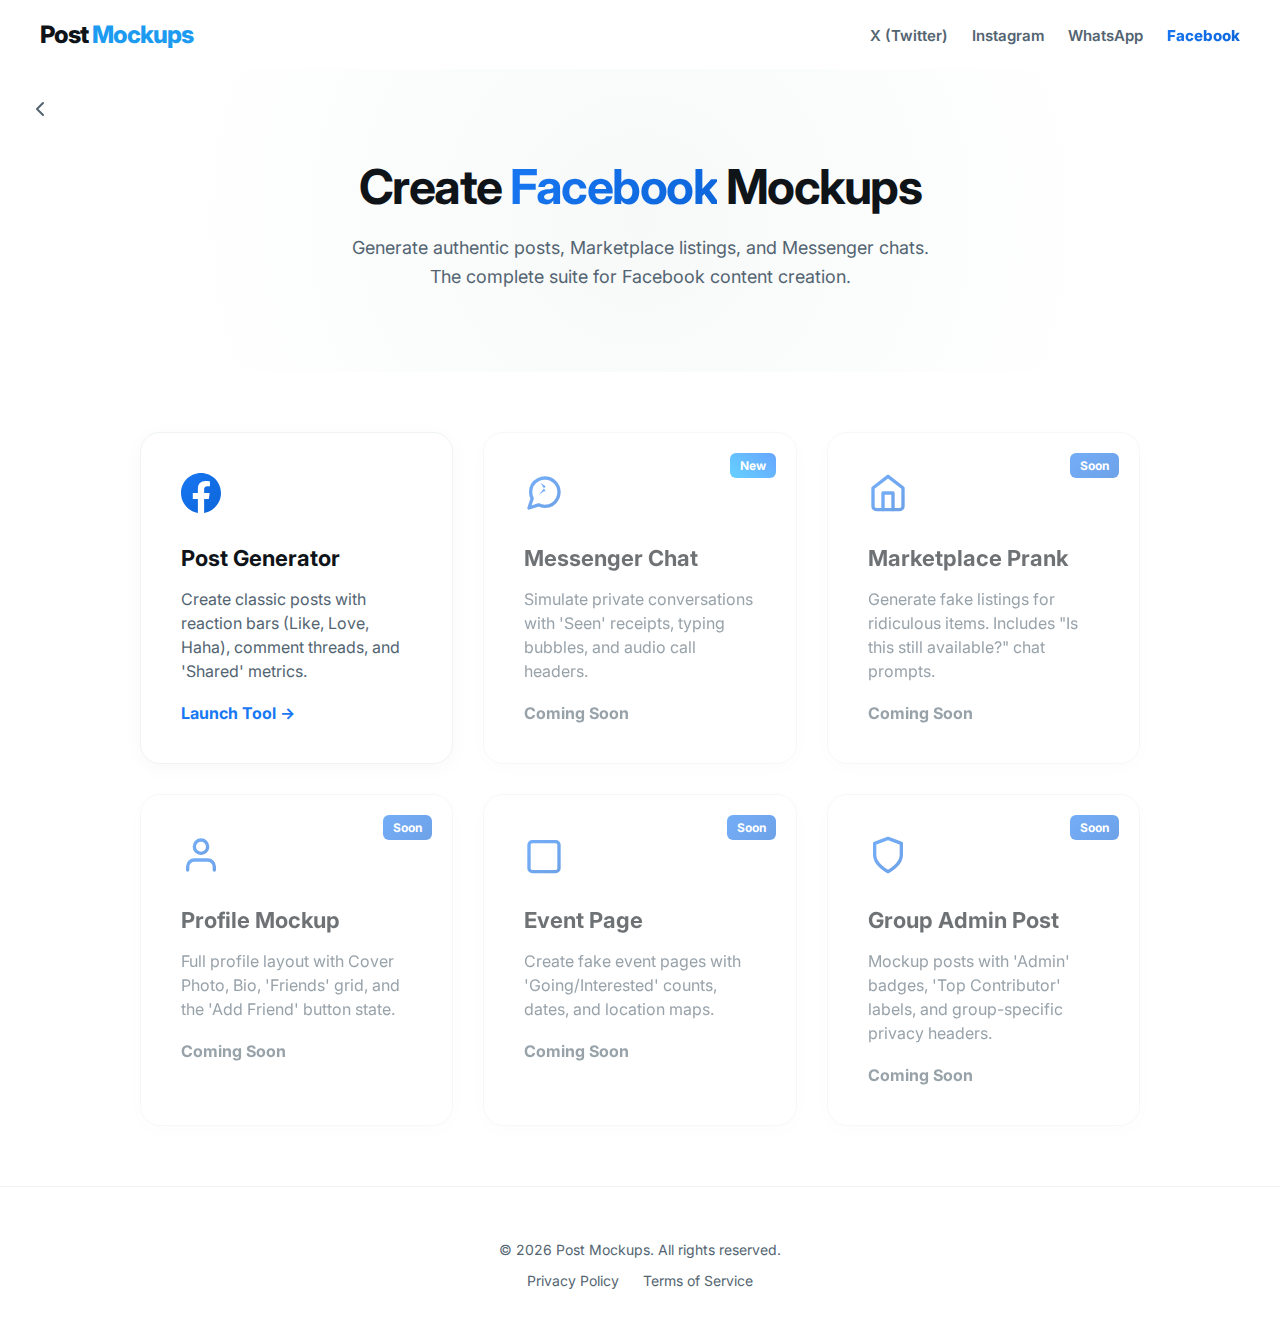
<file: facebook-tools.html>
<!DOCTYPE html>
<html lang="en">
<head>
    <meta charset="UTF-8">
    <meta name="viewport" content="width=device-width, initial-scale=1.0">
    <title>Facebook Mockup Tools | Post Mockups</title>
    <meta name="description" content="Generate realistic Facebook posts, Messenger chats, Marketplace listings, and fake profiles. The best free tool for FB mockups.">
    
    <link rel="stylesheet" href="style.css">
    <link href="https://fonts.googleapis.com/css2?family=Inter:wght@400;600;800&display=swap" rel="stylesheet">
    
    <style>
        /* --- FACEBOOK THEME SPECIFICS --- */
        
        /* The "Social Blue" Gradient */
        .fb-grad-text {
            background: linear-gradient(135deg, #1877F2 0%, #0d65d9 100%);
            -webkit-background-clip: text;
            -webkit-text-fill-color: transparent;
            background-clip: text;
        }
        
        /* Background Gradient for Badges/Buttons */
        .fb-grad-bg {
            background: linear-gradient(135deg, #1877F2 0%, #0d65d9 100%);
            color: white;
        }
        
        /* Icon Fill */
        .fb-grad-icon svg {
            fill: url(#fbGradient);
        }

        /* Hover States for Tools */
        .tool-card:hover {
            border-color: #1877F2;
            box-shadow: 0 10px 40px rgba(24, 119, 242, 0.1);
        }
        
        /* Navbar Active State Override */
        .nav-links a.active {
            color: #1877F2;
        }

        /* Messenger Gradient for Messenger Tool Badge */
        .badge-messenger {
            background: linear-gradient(45deg, #00B2FF 0%, #006AFF 100%);
            color: white;
        }
    </style>
</head>
<body class="landing-page">

    <div class="page-transition cover">
        <div class="loading-content">
            <div class="spinner" style="border-top-color: #1877F2;"></div>
        </div>
    </div>

    <nav class="navbar">
        <a href="index.html" class="logo" style="text-decoration: none; color: inherit;">Post <span class="highlight"> Mockups</span></a>
        
        <button class="mobile-toggle" aria-label="Toggle navigation">
            <svg width="24" height="24" viewBox="0 0 24 24" fill="none" stroke="currentColor" stroke-width="2">
                <line x1="4" y1="6" x2="20" y2="6"></line>
                <line x1="4" y1="12" x2="20" y2="12"></line>
                <line x1="4" y1="18" x2="20" y2="18"></line>
            </svg>
        </button>

        <div class="nav-links">
            <a href="x-post.html">X (Twitter)</a>
            <a href="instagram-tools.html">Instagram</a>
            <a href="whatsapp-tools.html">WhatsApp</a>
            <a href="facebook-tools.html" class="active fb-grad-text" style="font-weight: 800;">Facebook</a>
        </div>
    </nav>

    <header class="hero" style="position: relative; padding: 60px 20px 40px 20px;">
        <a href="index.html" style="position: absolute; left: 20px; top: 20px; width: 40px; height: 40px; display: flex; align-items: center; justify-content: center; border-radius: 50%; color: #536471; transition: all 0.2s ease;" onmouseover="this.style.backgroundColor='rgba(0,0,0,0.05)'; this.style.transform='translateX(-3px)'" onmouseout="this.style.backgroundColor='transparent'; this.style.transform='translateX(0)'">
            <svg width="24" height="24" viewBox="0 0 24 24" fill="none" stroke="currentColor" stroke-width="2" stroke-linecap="round" stroke-linejoin="round">
                <path d="M15 18l-6-6 6-6"/>
            </svg>
        </a>

        <div class="hero-content">
            <h1>Create <span class="fb-grad-text">Facebook</span> Mockups</h1>
            <p>Generate authentic posts, Marketplace listings, and Messenger chats. The complete suite for Facebook content creation.</p>
        </div>
    </header>

    <section class="tools-section" style="padding-top: 20px;">
        <div class="tools-grid">
            
            <a href="facebook-generator.html" class="tool-card">
                <div class="icon-box">
                    <svg width="40" height="40" viewBox="0 0 24 24" fill="none">
                        <defs>
                            <linearGradient id="fbGradient" x1="0%" y1="0%" x2="100%" y2="100%">
                                <stop offset="0%" style="stop-color:#1877F2" />
                                <stop offset="100%" style="stop-color:#0d65d9" />
                            </linearGradient>
                        </defs>
                        <path fill="url(#fbGradient)" d="M24 12.073c0-6.627-5.373-12-12-12s-12 5.373-12 12c0 5.99 4.388 10.954 10.125 11.854v-8.385H7.078v-3.47h3.047V9.43c0-3.007 1.792-4.669 4.533-4.669 1.312 0 2.686.235 2.686.235v2.953H15.83c-1.491 0-1.956.925-1.956 1.874v2.25h3.328l-.532 3.47h-2.796v8.385C19.612 23.027 24 18.062 24 12.073z"/>
                    </svg>
                </div>
                <h3>Post Generator</h3>
                <p>Create classic posts with reaction bars (Like, Love, Haha), comment threads, and 'Shared' metrics.</p>
                <span class="link-text" style="color: #1877F2;">Launch Tool &rarr;</span>
            </a>

            <a href="#" class="tool-card" style="opacity: 0.6; cursor: not-allowed;">
                <div class="badge badge-messenger" style="position: absolute; top: 20px; right: 20px;">New</div>
                <div class="icon-box">
                    <svg width="40" height="40" viewBox="0 0 24 24" fill="none" stroke="url(#fbGradient)" stroke-width="2" stroke-linecap="round" stroke-linejoin="round">
                        <path d="M21 11.5a8.38 8.38 0 0 1-.9 3.8 8.5 8.5 0 0 1-7.6 4.7 8.38 8.38 0 0 1-3.8-.9L3 21l1.9-5.7a8.38 8.38 0 0 1-.9-3.8 8.5 8.5 0 0 1 4.7-7.6 8.38 8.38 0 0 1 3.8-.9h.5a8.48 8.48 0 0 1 8 8v.5z"></path>
                        <path d="M12 11l-3 2 4-5-3-2 3 5z" fill="#1877F2" stroke="none"></path>
                    </svg>
                </div>
                <h3>Messenger Chat</h3>
                <p>Simulate private conversations with 'Seen' receipts, typing bubbles, and audio call headers.</p>
                <span class="link-text" style="color: #536471;">Coming Soon</span>
            </a>

            <a href="#" class="tool-card" style="opacity: 0.6; cursor: not-allowed;">
                <div class="badge fb-grad-bg" style="position: absolute; top: 20px; right: 20px;">Soon</div>
                <div class="icon-box">
                    <svg width="40" height="40" viewBox="0 0 24 24" fill="none" stroke="url(#fbGradient)" stroke-width="2" stroke-linecap="round" stroke-linejoin="round">
                        <path d="M3 9l9-7 9 7v11a2 2 0 0 1-2 2H5a2 2 0 0 1-2-2z"></path>
                        <polyline points="9 22 9 12 15 12 15 22"></polyline>
                    </svg>
                </div>
                <h3>Marketplace Prank</h3>
                <p>Generate fake listings for ridiculous items. Includes "Is this still available?" chat prompts.</p>
                <span class="link-text" style="color: #536471;">Coming Soon</span>
            </a>

            <a href="#" class="tool-card" style="opacity: 0.6; cursor: not-allowed;">
                <div class="badge fb-grad-bg" style="position: absolute; top: 20px; right: 20px;">Soon</div>
                <div class="icon-box">
                    <svg width="40" height="40" viewBox="0 0 24 24" fill="none" stroke="url(#fbGradient)" stroke-width="2" stroke-linecap="round" stroke-linejoin="round">
                        <path d="M20 21v-2a4 4 0 0 0-4-4H8a4 4 0 0 0-4 4v2"></path>
                        <circle cx="12" cy="7" r="4"></circle>
                    </svg>
                </div>
                <h3>Profile Mockup</h3>
                <p>Full profile layout with Cover Photo, Bio, 'Friends' grid, and the 'Add Friend' button state.</p>
                <span class="link-text" style="color: #536471;">Coming Soon</span>
            </a>

            <a href="#" class="tool-card" style="opacity: 0.6; cursor: not-allowed;">
                <div class="badge fb-grad-bg" style="position: absolute; top: 20px; right: 20px;">Soon</div>
                <div class="icon-box">
                    <svg width="40" height="40" viewBox="0 0 24 24" fill="none" stroke="url(#fbGradient)" stroke-width="2" stroke-linecap="round" stroke-linejoin="round">
                        <rect x="3" y="4" width="18" height="18" rx="2" ry="2"></rect>
                        <line x1="16" y1="2" x2="16" y2="6"></line>
                        <line x1="8" y1="2" x2="8" y2="6"></line>
                        <line x1="3" y1="10" x2="21" y2="10"></line>
                    </svg>
                </div>
                <h3>Event Page</h3>
                <p>Create fake event pages with 'Going/Interested' counts, dates, and location maps.</p>
                <span class="link-text" style="color: #536471;">Coming Soon</span>
            </a>

            <a href="#" class="tool-card" style="opacity: 0.6; cursor: not-allowed;">
                <div class="badge fb-grad-bg" style="position: absolute; top: 20px; right: 20px;">Soon</div>
                <div class="icon-box">
                    <svg width="40" height="40" viewBox="0 0 24 24" fill="none" stroke="url(#fbGradient)" stroke-width="2" stroke-linecap="round" stroke-linejoin="round">
                        <path d="M12 22s8-4 8-10V5l-8-3-8 3v7c0 6 8 10 8 10z"></path>
                    </svg>
                </div>
                <h3>Group Admin Post</h3>
                <p>Mockup posts with 'Admin' badges, 'Top Contributor' labels, and group-specific privacy headers.</p>
                <span class="link-text" style="color: #536471;">Coming Soon</span>
            </a>

        </div>
    </section>

    <footer>
        <p>&copy; 2026 Post Mockups. All rights reserved.</p>
        <div class="footer-links">
            <a href="#">Privacy Policy</a>
            <a href="#">Terms of Service</a>
        </div>
    </footer>

    <script>
        document.addEventListener('DOMContentLoaded', () => {
            const curtain = document.querySelector('.page-transition');
            if(curtain) {
                setTimeout(() => { 
                    curtain.classList.add('exit'); 
                    curtain.classList.remove('cover'); 
                }, 300);
            }

            // Mobile Nav Logic
            const toggleBtn = document.querySelector('.mobile-toggle');
            const navLinks = document.querySelector('.nav-links');

            if (toggleBtn && navLinks) {
                toggleBtn.addEventListener('click', (e) => {
                    e.stopPropagation();
                    navLinks.classList.toggle('active');
                    toggleBtn.classList.toggle('is-open');
                });

                document.addEventListener('click', (e) => {
                    if (!navLinks.contains(e.target) && !toggleBtn.contains(e.target)) {
                        navLinks.classList.remove('active');
                        toggleBtn.classList.remove('is-open');
                    }
                });
            }
        });
    </script>
</body>
</html>
</file>
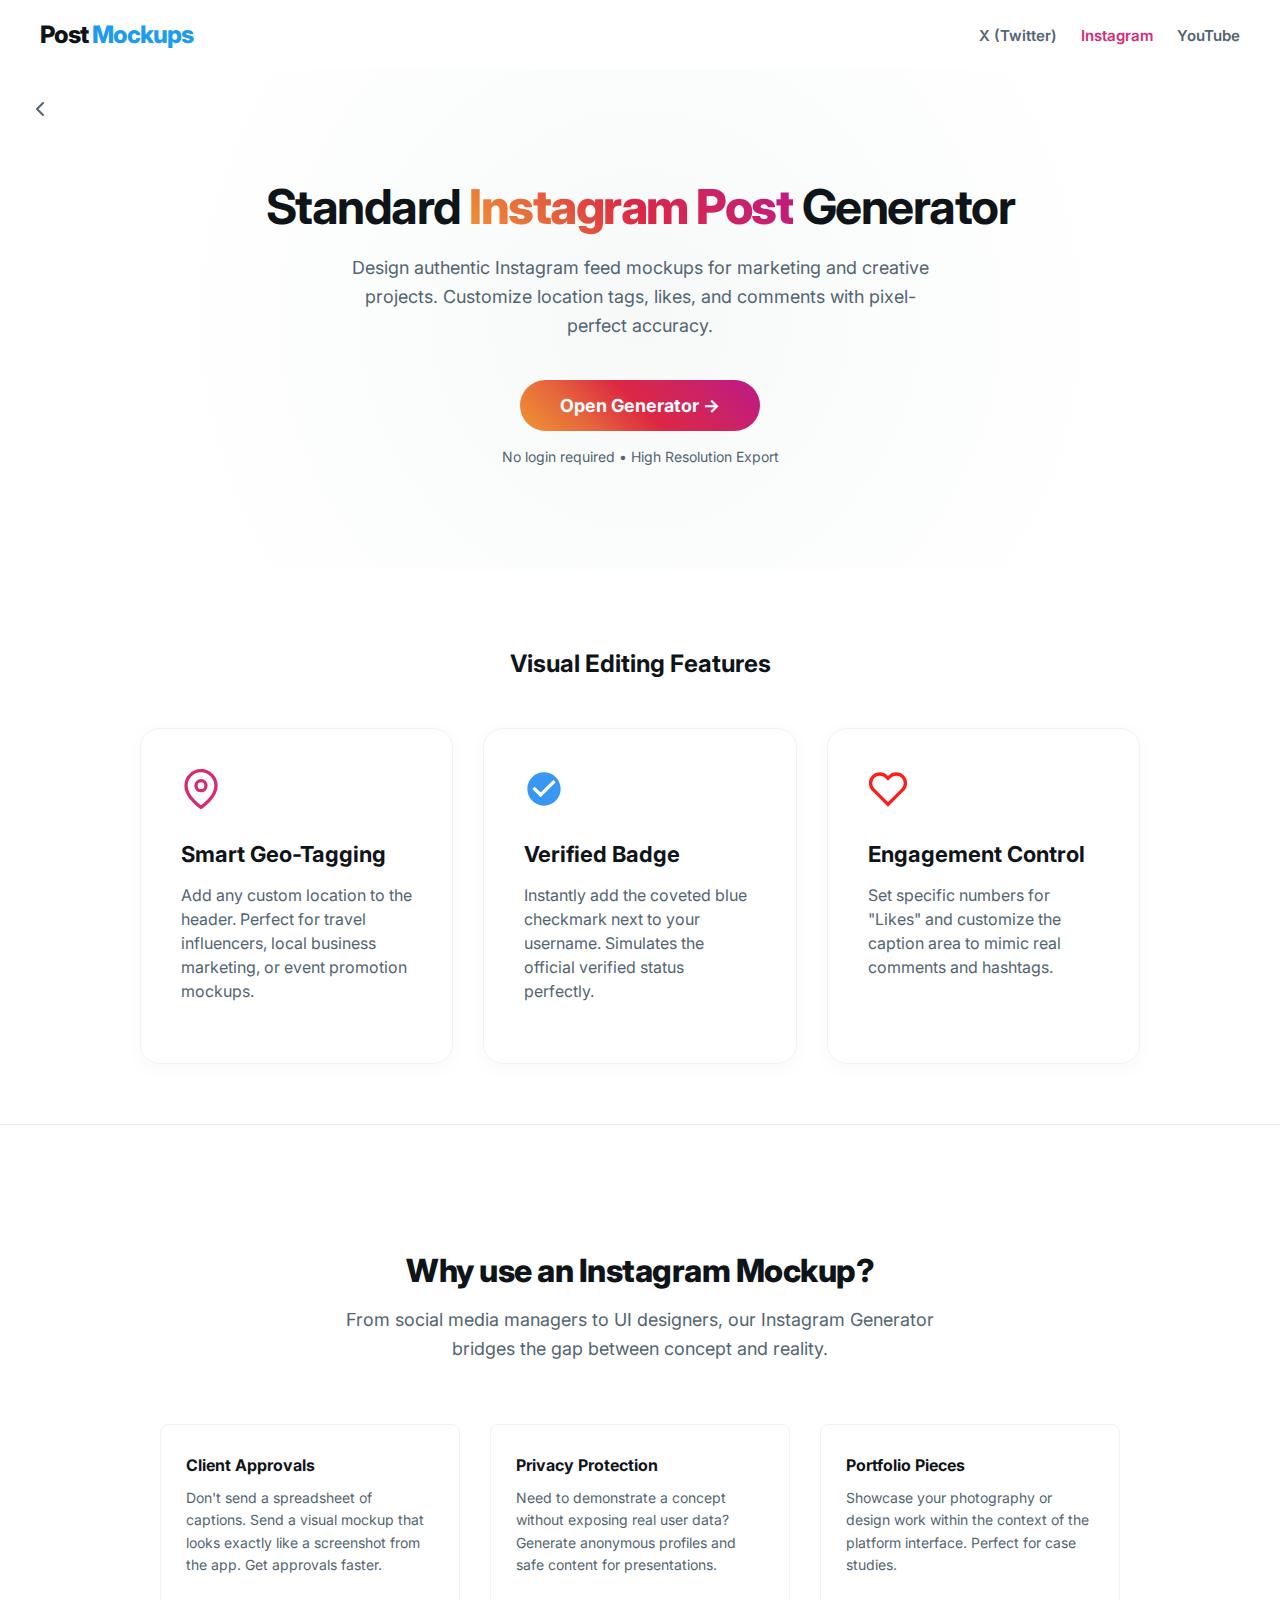
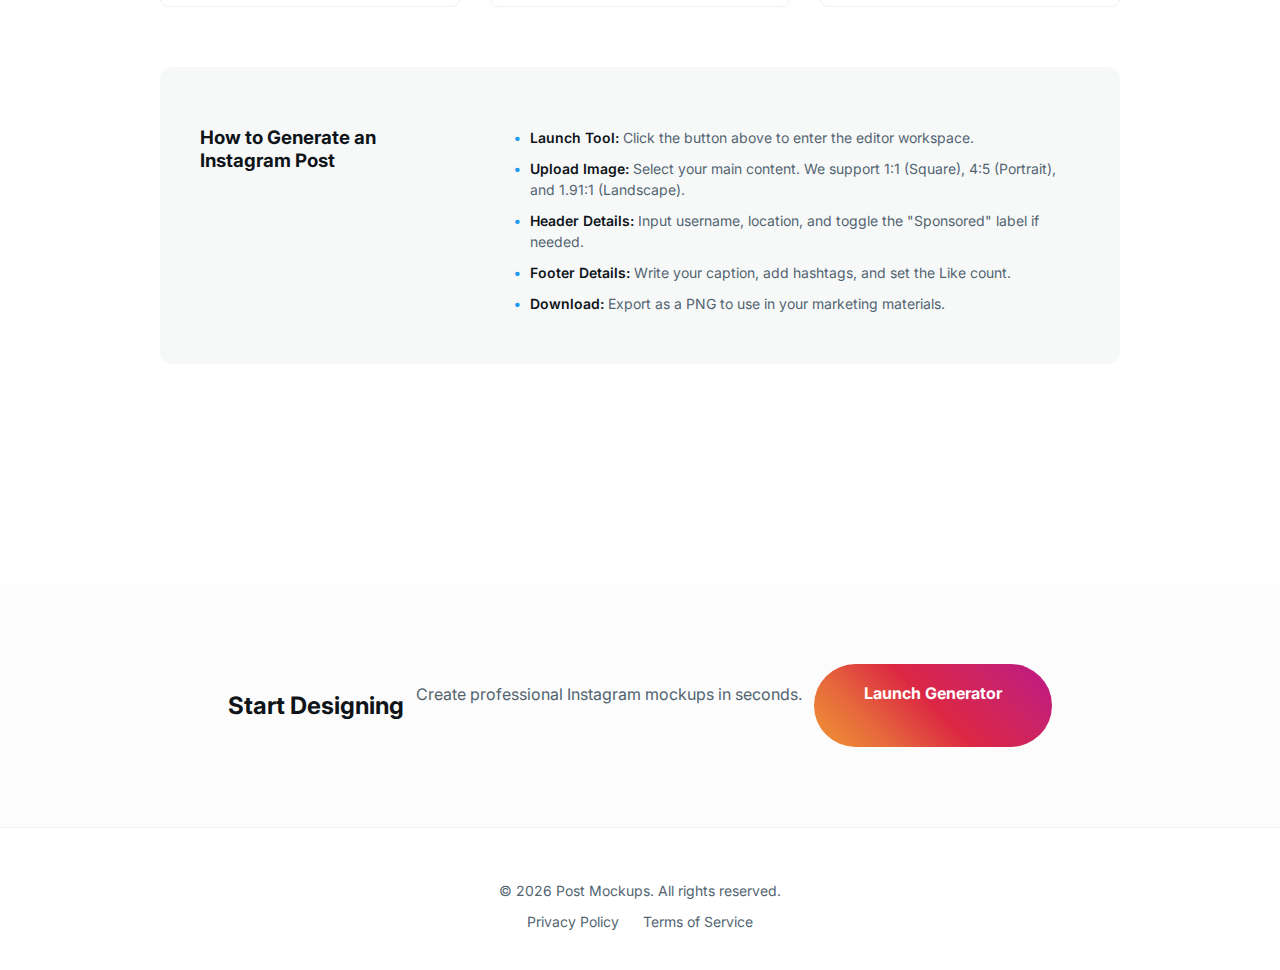
<file: insta-standard.html>
<!DOCTYPE html>
<html lang="en">
<head>
    <meta charset="UTF-8">
    <meta name="viewport" content="width=device-width, initial-scale=1.0">
    
    <title>Fake Instagram Post Generator | Free Mockup Tool - Post Mockups</title>
    <meta name="description" content="Create realistic Instagram post mockups. Features include custom Geo-tags, Verified Blue Ticks, Likes count, and Dark Mode. Free and no login required.">
    <meta name="keywords" content="fake instagram post generator, instagram mockup tool, fake insta post, social media simulator, instagram verified badge generator">
    
    <link rel="stylesheet" href="style.css">
    <link href="https://fonts.googleapis.com/css2?family=Inter:wght@400;600;800&display=swap" rel="stylesheet">
    
    <style>
        .insta-text {
            background: -webkit-linear-gradient(45deg, #f09433 0%,#e6683c 25%,#dc2743 50%,#cc2366 75%,#bc1888 100%);
            -webkit-background-clip: text;
            -webkit-text-fill-color: transparent;
            font-weight: 800;
        }
        .insta-btn {
            background: linear-gradient(45deg, #f09433 0%,#e6683c 25%,#dc2743 50%,#cc2366 75%,#bc1888 100%);
            color: white;
            border: none;
        }
        .insta-btn:hover {
            opacity: 0.9;
        }
    </style>
</head>
<body class="landing-page">

    <nav class="navbar">
        <a href="index.html" class="logo" style="text-decoration: none; color: inherit;">Post<span class="highlight"> Mockups</span></a>
        <div class="nav-links">
            <a href="x-post.html">X (Twitter)</a>
            <a href="instagram-tools.html" class="active" style="color: #d62976;">Instagram</a>
            <a href="youtube-generator.html">YouTube</a>
        </div>
    </nav>

    <header class="hero" style="position: relative; padding: 80px 20px 60px 20px;">
    <a href="instagram-tools.html" aria-label="Back to Instagram Tools" style="position: absolute; left: 20px; top: 20px; width: 40px; height: 40px; display: flex; align-items: center; justify-content: center; border-radius: 50%; color: #536471; transition: all 0.2s ease; cursor: pointer;" onmouseover="this.style.backgroundColor='rgba(0,0,0,0.05)'; this.style.transform='translateX(-3px)'" onmouseout="this.style.backgroundColor='transparent'; this.style.transform='translateX(0)'">
        <svg width="24" height="24" viewBox="0 0 24 24" fill="none" stroke="currentColor" stroke-width="2" stroke-linecap="round" stroke-linejoin="round">
            <path d="M15 18l-6-6 6-6"/>
        </svg>
    </a>
        <div class="hero-content">
            <h1>Standard <span class="insta-text">Instagram Post</span> Generator</h1>
            <p>Design authentic Instagram feed mockups for marketing and creative projects. Customize location tags, likes, and comments with pixel-perfect accuracy.</p>
            
            <div class="cta-buttons" style="margin-top: 30px;">
                <a href="instagram-generator.html" class="btn insta-btn" style="padding: 15px 40px; font-size: 18px;">
                    Open Generator &rarr;
                </a>
            </div>
            <p style="font-size: 14px; color: #536471; margin-top: 15px;">No login required • High Resolution Export</p>
        </div>
    </header>

    <section class="tools-section" style="background: #ffffff; padding: 60px 20px;">
        <div class="section-title" style="text-align: center; margin-bottom: 50px;">
            <h2>Visual Editing Features</h2>
        </div>

        <div class="tools-grid" style="grid-template-columns: repeat(3, 1fr);">
            
            <div class="tool-card" style="text-align: left; cursor: default;">
                <div class="icon-box" style="color: #d62976; margin-bottom: 20px;">
                    <svg width="40" height="40" viewBox="0 0 24 24" fill="none" stroke="currentColor" stroke-width="2"><path d="M21 10c0 7-9 13-9 13s-9-6-9-13a9 9 0 0 1 18 0z"></path><circle cx="12" cy="10" r="3"></circle></svg>
                </div>
                <h3>Smart Geo-Tagging</h3>
                <p>Add any custom location to the header. Perfect for travel influencers, local business marketing, or event promotion mockups.</p>
            </div>

            <div class="tool-card" style="text-align: left; cursor: default;">
                <div class="icon-box" style="color: #3897f0; margin-bottom: 20px;">
                    <svg width="40" height="40" viewBox="0 0 24 24" fill="currentColor"><path d="M12 2C6.48 2 2 6.48 2 12s4.48 10 10 10 10-4.48 10-10S17.52 2 12 2zm-2 15l-5-5 1.41-1.41L10 14.17l7.59-7.59L19 8l-9 9z"/></svg>
                </div>
                <h3>Verified Badge</h3>
                <p>Instantly add the coveted blue checkmark next to your username. Simulates the official verified status perfectly.</p>
            </div>

            <div class="tool-card" style="text-align: left; cursor: default;">
                <div class="icon-box" style="color: #fd1d1d; margin-bottom: 20px;">
                    <svg width="40" height="40" viewBox="0 0 24 24" fill="none" stroke="currentColor" stroke-width="2"><path d="M20.84 4.61a5.5 5.5 0 0 0-7.78 0L12 5.67l-1.06-1.06a5.5 5.5 0 0 0-7.78 7.78l1.06 1.06L12 21.23l7.78-7.78 1.06-1.06a5.5 5.5 0 0 0 0-7.78z"></path></svg>
                </div>
                <h3>Engagement Control</h3>
                <p>Set specific numbers for "Likes" and customize the caption area to mimic real comments and hashtags.</p>
            </div>

        </div>
    </section>

    <section class="seo-content" style="border-top: 1px solid #eaeaea;">
        <div class="content-wrapper">
            
            <div class="seo-header">
                <h2>Why use an Instagram Mockup?</h2>
                <p class="lead-text">From social media managers to UI designers, our Instagram Generator bridges the gap between concept and reality.</p>
            </div>

            <div class="seo-grid">
                <div class="seo-card">
                    <h4>Client Approvals</h4>
                    <p>Don't send a spreadsheet of captions. Send a visual mockup that looks exactly like a screenshot from the app. Get approvals faster.</p>
                </div>
                <div class="seo-card">
                    <h4>Privacy Protection</h4>
                    <p>Need to demonstrate a concept without exposing real user data? Generate anonymous profiles and safe content for presentations.</p>
                </div>
                <div class="seo-card">
                    <h4>Portfolio Pieces</h4>
                    <p>Showcase your photography or design work within the context of the platform interface. Perfect for case studies.</p>
                </div>
            </div>

            <div class="tech-specs" style="margin-top: 60px;">
                <h3>How to Generate an Instagram Post</h3>
                <ol class="clean-list" style="margin-top: 20px; padding-left: 20px;">
                    <li style="margin-bottom: 10px;"><strong>Launch Tool:</strong> Click the button above to enter the editor workspace.</li>
                    <li style="margin-bottom: 10px;"><strong>Upload Image:</strong> Select your main content. We support 1:1 (Square), 4:5 (Portrait), and 1.91:1 (Landscape).</li>
                    <li style="margin-bottom: 10px;"><strong>Header Details:</strong> Input username, location, and toggle the "Sponsored" label if needed.</li>
                    <li style="margin-bottom: 10px;"><strong>Footer Details:</strong> Write your caption, add hashtags, and set the Like count.</li>
                    <li style="margin-bottom: 10px;"><strong>Download:</strong> Export as a PNG to use in your marketing materials.</li>
                </ol>
            </div>

        </div>
    </section>

    <section class="pro-cta" style="background: #fcfcfc; text-align: center; padding: 80px 20px;">
        <h2 style="margin-bottom: 20px;">Start Designing</h2>
        <p style="margin-bottom: 30px; color: #536471;">Create professional Instagram mockups in seconds.</p>
        <a href="instagram-generator.html" class="btn insta-btn" style="padding: 15px 50px; display: inline-block;">
            Launch Generator
        </a>
    </section>

    <footer>
        <p>&copy; 2026 Post Mockups. All rights reserved.</p>
        <div class="footer-links">
            <a href="#">Privacy Policy</a>
            <a href="#">Terms of Service</a>
        </div>
    </footer>

    <div class="page-transition cover">
        <div class="loading-content">
            <div class="spinner"></div>
            <p style="font-weight: 600; font-size: 16px;">Loading...</p>
        </div>
    </div>

    <script>
        document.addEventListener('DOMContentLoaded', () => {
            const curtain = document.querySelector('.page-transition');
            setTimeout(() => {
                curtain.classList.add('exit');
                curtain.classList.remove('cover');
            }, 300);

            document.querySelectorAll('a').forEach(link => {
                link.addEventListener('click', (e) => {
                    const href = link.getAttribute('href');
                    if (!href || href.startsWith('#')) return;
                    e.preventDefault();
                    curtain.classList.remove('exit');
                    curtain.classList.add('cover');
                    setTimeout(() => { window.location.href = href; }, 600);
                });
            });
        });
    </script>
</body>
</html>
</file>
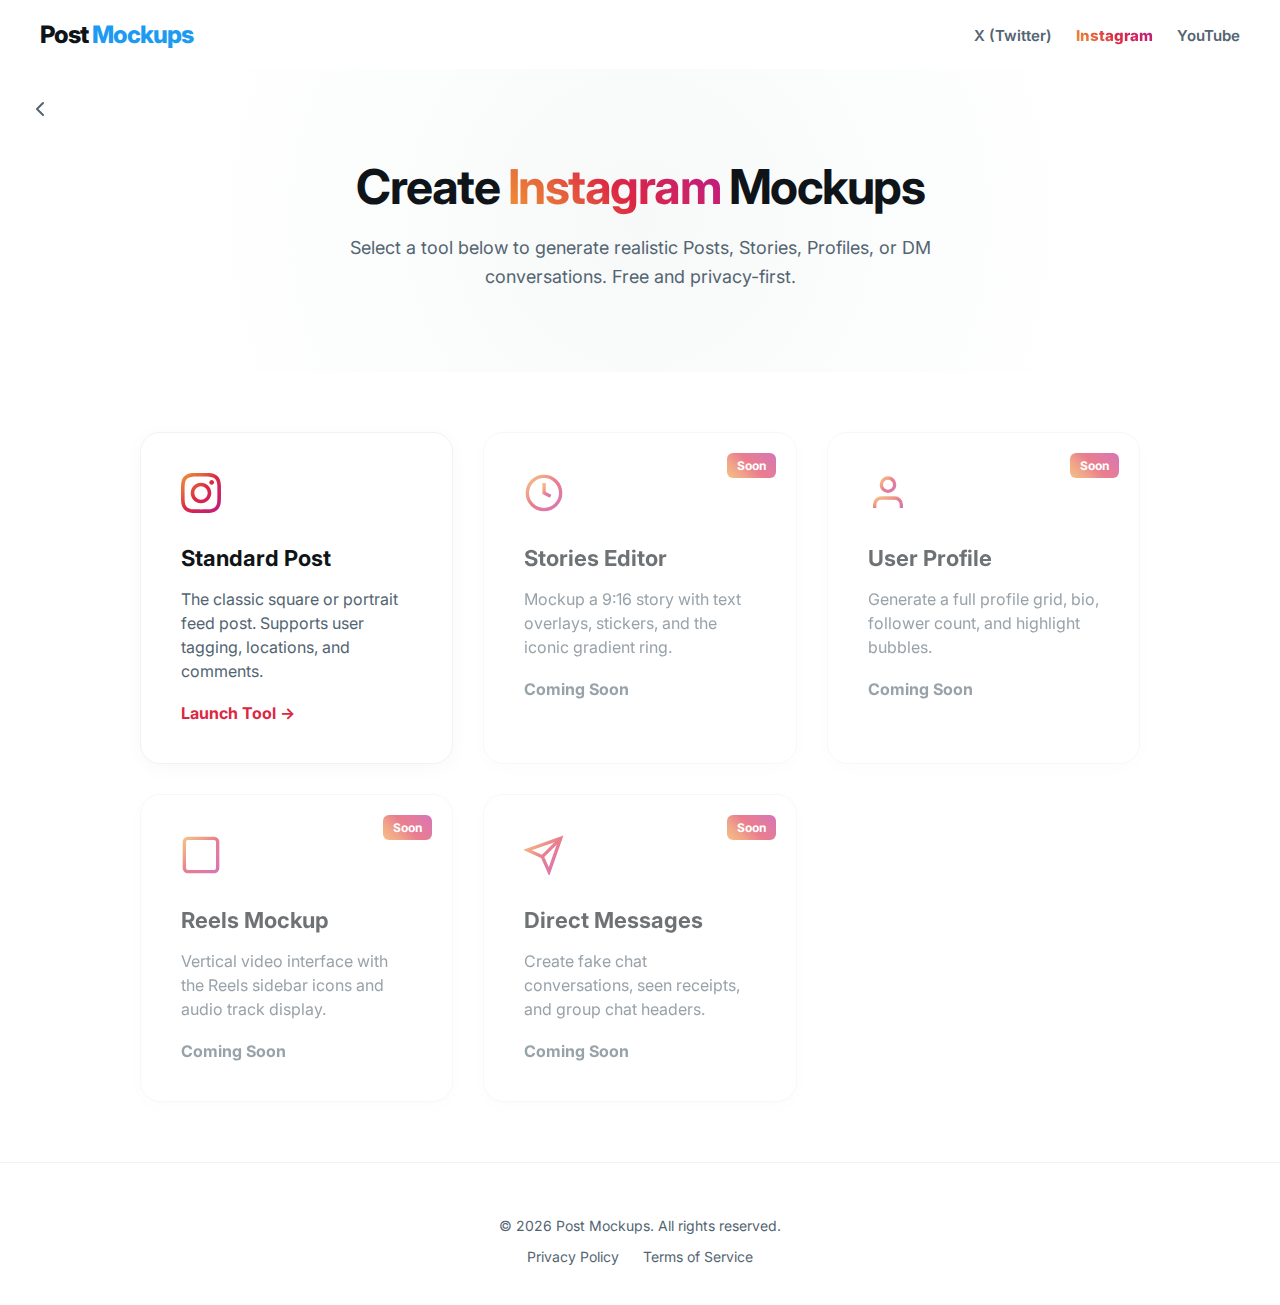
<file: instagram-tools.html>
<!DOCTYPE html>
<html lang="en">
<head>
    <meta charset="UTF-8">
    <meta name="viewport" content="width=device-width, initial-scale=1.0">
    <title>Instagram Mockup Tools | Post Mockups</title>
    <link rel="stylesheet" href="style.css">
    <link href="https://fonts.googleapis.com/css2?family=Inter:wght@400;600;800&display=swap" rel="stylesheet">
    <style>
        /* Specific Gradient Styles for this page */
        .insta-grad-text {
            background: linear-gradient(45deg, #f09433 0%, #e6683c 25%, #dc2743 50%, #cc2366 75%, #bc1888 100%);
            -webkit-background-clip: text;
            -webkit-text-fill-color: transparent;
            background-clip: text;
        }
        .insta-grad-bg {
            background: linear-gradient(45deg, #f09433 0%, #e6683c 25%, #dc2743 50%, #cc2366 75%, #bc1888 100%);
            color: white;
        }
        .insta-grad-icon svg {
            fill: url(#instaGradient);
        }
    </style>
</head>
<body class="landing-page">

    <nav class="navbar">
        <a href="index.html" class="logo" style="text-decoration: none; color: inherit;">Post <span class="highlight"> Mockups</span></a>
        <div class="nav-links">
            <a href="x-post.html">X (Twitter)</a>
            <a href="instagram-generator.html" class="active insta-grad-text" style="font-weight: 800;">Instagram</a>
            <a href="youtube-generator.html">YouTube</a>
        </div>
    </nav>

    <header class="hero" style="position: relative; padding: 60px 20px 40px 20px;">
    <a href="index.html" style="position: absolute; left: 20px; top: 20px; width: 40px; height: 40px; display: flex; align-items: center; justify-content: center; border-radius: 50%; color: #536471; transition: all 0.2s ease;" onmouseover="this.style.backgroundColor='rgba(0,0,0,0.05)'; this.style.transform='translateX(-3px)'" onmouseout="this.style.backgroundColor='transparent'; this.style.transform='translateX(0)'">
        <svg width="24" height="24" viewBox="0 0 24 24" fill="none" stroke="currentColor" stroke-width="2" stroke-linecap="round" stroke-linejoin="round">
            <path d="M15 18l-6-6 6-6"/>
        </svg>
    </a>

    <div class="hero-content">
        <h1>Create <span class="insta-grad-text">Instagram</span> Mockups</h1>
        <p>Select a tool below to generate realistic Posts, Stories, Profiles, or DM conversations. Free and privacy-first.</p>
    </div>
</header>


    <section class="tools-section" style="padding-top: 20px;">
        <div class="tools-grid">
            
            <a href="insta-standard.html" class="tool-card">
                <div class="icon-box">
                    <svg width="40" height="40" viewBox="0 0 24 24" fill="none">
                        <defs>
                            <linearGradient id="instaGradient" x1="0%" y1="0%" x2="100%" y2="100%">
                                <stop offset="0%" style="stop-color:#f09433" />
                                <stop offset="25%" style="stop-color:#e6683c" />
                                <stop offset="50%" style="stop-color:#dc2743" />
                                <stop offset="75%" style="stop-color:#cc2366" />
                                <stop offset="100%" style="stop-color:#bc1888" />
                            </linearGradient>
                        </defs>
                        <path fill="url(#instaGradient)" d="M12 2.163c3.204 0 3.584.012 4.85.07 3.252.148 4.771 1.691 4.919 4.919.058 1.265.069 1.645.069 4.849 0 3.205-.012 3.584-.069 4.849-.149 3.225-1.664 4.771-4.919 4.919-1.266.058-1.644.07-4.85.07-3.204 0-3.584-.012-4.849-.07-3.26-.149-4.771-1.699-4.919-4.92-.058-1.265-.07-1.644-.07-4.849 0-3.204.013-3.583.07-4.849.149-3.227 1.664-4.771 4.919-4.919 1.266-.057 1.645-.069 4.849-.069zm0-2.163c-3.259 0-3.667.014-4.947.072-4.358.2-6.78 2.618-6.98 6.98-.059 1.281-.073 1.689-.073 4.948 0 3.259.014 3.668.072 4.948.2 4.358 2.618 6.78 6.98 6.98 1.281.058 1.689.072 4.948.072 3.259 0 3.668-.014 4.948-.072 4.354-.2 6.782-2.618 6.979-6.98.059-1.28.073-1.689.073-4.948 0-3.259-.014-3.667-.072-4.947-.196-4.354-2.617-6.78-6.979-6.98-1.281-.059-1.69-.073-4.949-.073zm0 5.838c-3.403 0-6.162 2.759-6.162 6.162s2.759 6.163 6.162 6.163 6.162-2.759 6.162-6.163c0-3.403-2.759-6.162-6.162-6.162zm0 10.162c-2.209 0-4-1.79-4-4 0-2.209 1.791-4 4-4s4 1.791 4 4c0 2.21-1.791 4-4 4zm6.406-11.845c-.796 0-1.441.645-1.441 1.44s.645 1.44 1.441 1.44c.795 0 1.439-.645 1.439-1.44s-.644-1.44-1.439-1.44z"/>
                    </svg>
                </div>
                <h3>Standard Post</h3>
                <p>The classic square or portrait feed post. Supports user tagging, locations, and comments.</p>
                <span class="link-text" style="color: #dc2743;">Launch Tool &rarr;</span>
            </a>

            <a href="#" class="tool-card" style="opacity: 0.6; cursor: not-allowed;">
                <div class="badge insta-grad-bg" style="position: absolute; top: 20px; right: 20px;">Soon</div>
                <div class="icon-box">
                    <svg width="40" height="40" viewBox="0 0 24 24" fill="none" stroke="url(#instaGradient)" stroke-width="2">
                        <circle cx="12" cy="12" r="10" />
                        <path d="M12 6v6l4 2" />
                    </svg>
                </div>
                <h3>Stories Editor</h3>
                <p>Mockup a 9:16 story with text overlays, stickers, and the iconic gradient ring.</p>
                <span class="link-text" style="color: #536471;">Coming Soon</span>
            </a>

            <a href="#" class="tool-card" style="opacity: 0.6; cursor: not-allowed;">
                <div class="badge insta-grad-bg" style="position: absolute; top: 20px; right: 20px;">Soon</div>
                <div class="icon-box">
                    <svg width="40" height="40" viewBox="0 0 24 24" fill="none" stroke="url(#instaGradient)" stroke-width="2">
                        <path d="M20 21v-2a4 4 0 0 0-4-4H8a4 4 0 0 0-4 4v2"></path>
                        <circle cx="12" cy="7" r="4"></circle>
                    </svg>
                </div>
                <h3>User Profile</h3>
                <p>Generate a full profile grid, bio, follower count, and highlight bubbles.</p>
                <span class="link-text" style="color: #536471;">Coming Soon</span>
            </a>

            <a href="#" class="tool-card" style="opacity: 0.6; cursor: not-allowed;">
                <div class="badge insta-grad-bg" style="position: absolute; top: 20px; right: 20px;">Soon</div>
                <div class="icon-box">
                    <svg width="40" height="40" viewBox="0 0 24 24" fill="none" stroke="url(#instaGradient)" stroke-width="2">
                        <rect x="2" y="2" width="20" height="20" rx="2.18" ry="2.18"></rect>
                        <line x1="7" y1="2" x2="7" y2="22"></line>
                        <line x1="17" y1="2" x2="17" y2="22"></line>
                        <line x1="2" y1="12" x2="22" y2="12"></line>
                        <line x1="2" y1="7" x2="7" y2="7"></line>
                        <line x1="2" y1="17" x2="7" y2="17"></line>
                        <line x1="17" y1="17" x2="22" y2="17"></line>
                        <line x1="17" y1="7" x2="22" y2="7"></line>
                    </svg>
                </div>
                <h3>Reels Mockup</h3>
                <p>Vertical video interface with the Reels sidebar icons and audio track display.</p>
                <span class="link-text" style="color: #536471;">Coming Soon</span>
            </a>

            <a href="#" class="tool-card" style="opacity: 0.6; cursor: not-allowed;">
                <div class="badge insta-grad-bg" style="position: absolute; top: 20px; right: 20px;">Soon</div>
                <div class="icon-box">
                    <svg width="40" height="40" viewBox="0 0 24 24" fill="none" stroke="url(#instaGradient)" stroke-width="2">
                        <line x1="22" y1="2" x2="11" y2="13"></line>
                        <polygon points="22 2 15 22 11 13 2 9 22 2"></polygon>
                    </svg>
                </div>
                <h3>Direct Messages</h3>
                <p>Create fake chat conversations, seen receipts, and group chat headers.</p>
                <span class="link-text" style="color: #536471;">Coming Soon</span>
            </a>

        </div>
    </section>

    <footer>
        <p>&copy; 2026 Post Mockups. All rights reserved.</p>
        <div class="footer-links">
            <a href="#">Privacy Policy</a>
            <a href="#">Terms of Service</a>
        </div>
    </footer>

    <script>
        document.addEventListener('DOMContentLoaded', () => {
            const curtain = document.querySelector('.page-transition');
            if(curtain) {
                setTimeout(() => { curtain.classList.add('exit'); curtain.classList.remove('cover'); }, 300);
            }
        });
    </script>
</body>
</html>
</file>
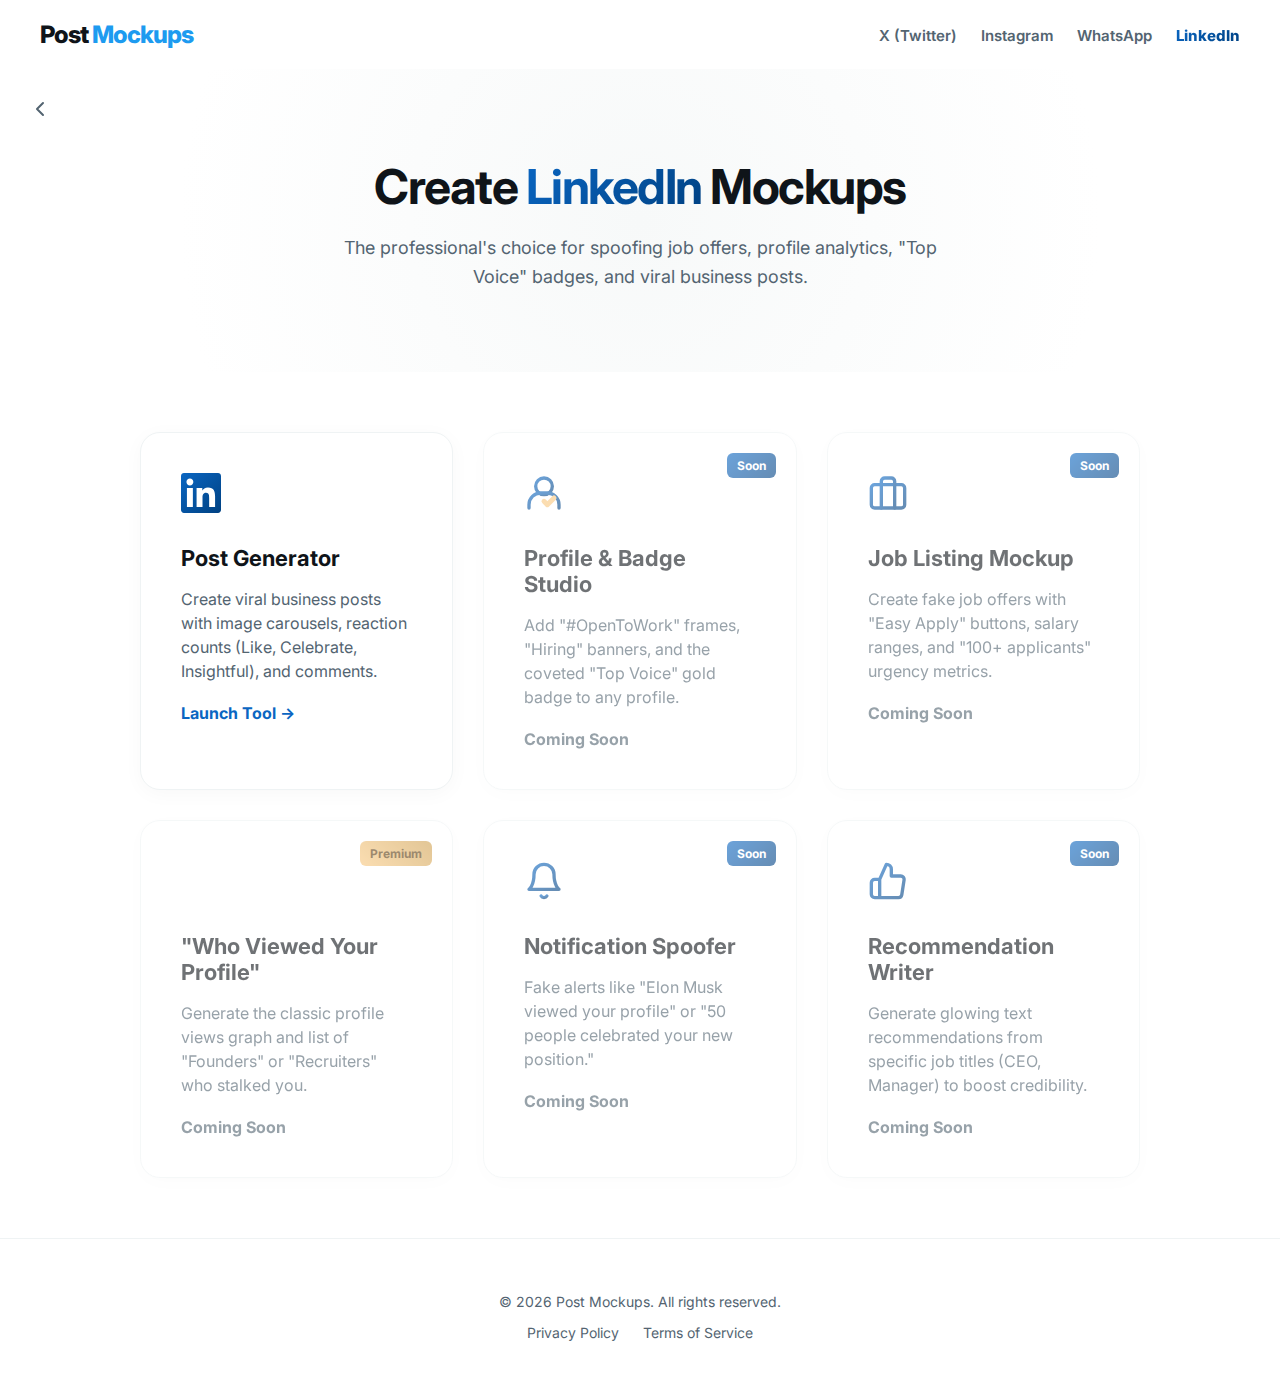
<file: linkedin-tools.html>
<!DOCTYPE html>
<html lang="en">
<head>
    <meta charset="UTF-8">
    <meta name="viewport" content="width=device-width, initial-scale=1.0">
    <title>LinkedIn Mockup Tools | Post Mockups</title>
    <meta name="description" content="Generate realistic LinkedIn posts, fake job listings, 'Open to Work' profiles, and analytics graphs. Free tool for professional mockups.">
    
    <link rel="stylesheet" href="style.css">
    <link href="https://fonts.googleapis.com/css2?family=Inter:wght@400;600;800&display=swap" rel="stylesheet">
    
    <style>
        /* --- LINKEDIN THEME SPECIFICS --- */
        
        /* The "Business Blue" Gradient */
        .li-grad-text {
            background: linear-gradient(135deg, #0a66c2 0%, #004182 100%);
            -webkit-background-clip: text;
            -webkit-text-fill-color: transparent;
            background-clip: text;
        }
        
        /* Background Gradient for Badges/Buttons */
        .li-grad-bg {
            background: linear-gradient(135deg, #0a66c2 0%, #004182 100%);
            color: white;
        }
        
        /* Icon Fill */
        .li-grad-icon svg {
            fill: url(#liGradient);
        }

        /* Hover States for Tools */
        .tool-card:hover {
            border-color: #0a66c2;
        }
        
        /* Navbar Active State Override */
        .nav-links a.active {
            color: #0a66c2;
        }

        /* Specific LinkedIn Gold Color for Premium Badges */
        .premium-gold {
            background: linear-gradient(45deg, #f8c77e 0%, #cfa050 100%);
            color: #5c3b0d;
        }
    </style>
</head>
<body class="landing-page">

    <div class="page-transition cover">
        <div class="loading-content">
            <div class="spinner"></div>
        </div>
    </div>

    <nav class="navbar">
        <a href="index.html" class="logo" style="text-decoration: none; color: inherit;">Post <span class="highlight"> Mockups</span></a>
        
        <button class="mobile-toggle" aria-label="Toggle navigation">
            <svg width="24" height="24" viewBox="0 0 24 24" fill="none" stroke="currentColor" stroke-width="2">
                <line x1="4" y1="6" x2="20" y2="6"></line>
                <line x1="4" y1="12" x2="20" y2="12"></line>
                <line x1="4" y1="18" x2="20" y2="18"></line>
            </svg>
        </button>

        <div class="nav-links">
            <a href="x-post.html">X (Twitter)</a>
            <a href="instagram-tools.html">Instagram</a>
            <a href="whatsapp-generator.html">WhatsApp</a>
            <a href="linkedin-tools.html" class="active li-grad-text" style="font-weight: 800;">LinkedIn</a>
        </div>
    </nav>

    <header class="hero" style="position: relative; padding: 60px 20px 40px 20px;">
        <a href="index.html" style="position: absolute; left: 20px; top: 20px; width: 40px; height: 40px; display: flex; align-items: center; justify-content: center; border-radius: 50%; color: #536471; transition: all 0.2s ease;" onmouseover="this.style.backgroundColor='rgba(0,0,0,0.05)'; this.style.transform='translateX(-3px)'" onmouseout="this.style.backgroundColor='transparent'; this.style.transform='translateX(0)'">
            <svg width="24" height="24" viewBox="0 0 24 24" fill="none" stroke="currentColor" stroke-width="2" stroke-linecap="round" stroke-linejoin="round">
                <path d="M15 18l-6-6 6-6"/>
            </svg>
        </a>

        <div class="hero-content">
            <h1>Create <span class="li-grad-text">LinkedIn</span> Mockups</h1>
            <p>The professional's choice for spoofing job offers, profile analytics, "Top Voice" badges, and viral business posts.</p>
        </div>
    </header>

    <section class="tools-section" style="padding-top: 20px;">
        <div class="tools-grid">
            
            <a href="linkedin-post.html" class="tool-card">
                <div class="icon-box">
                    <svg width="40" height="40" viewBox="0 0 24 24" fill="none">
                        <defs>
                            <linearGradient id="liGradient" x1="0%" y1="0%" x2="100%" y2="100%">
                                <stop offset="0%" style="stop-color:#0a66c2" />
                                <stop offset="100%" style="stop-color:#004182" />
                            </linearGradient>
                        </defs>
                        <path fill="url(#liGradient)" d="M20.447 20.452h-3.554v-5.569c0-1.328-.027-3.037-1.852-3.037-1.853 0-2.136 1.445-2.136 2.939v5.667H9.351V9h3.414v1.561h.046c.477-.9 1.637-1.85 3.37-1.85 3.601 0 4.267 2.37 4.267 5.455v6.286zM5.337 7.433c-1.144 0-2.063-.926-2.063-2.065 0-1.138.92-2.063 2.063-2.063 1.14 0 2.064.925 2.064 2.063 0 1.139-.925 2.065-2.064 2.065zm1.782 13.019H3.555V9h3.564v11.452zM22.225 0H1.771C.792 0 0 .774 0 1.729v20.542C0 23.227.792 24 1.771 24h20.451C23.2 24 24 23.227 24 22.271V1.729C24 .774 23.2 0 22.222 0h.003z"/>
                    </svg>
                </div>
                <h3>Post Generator</h3>
                <p>Create viral business posts with image carousels, reaction counts (Like, Celebrate, Insightful), and comments.</p>
                <span class="link-text" style="color: #0a66c2;">Launch Tool &rarr;</span>
            </a>

            <a href="#" class="tool-card" style="opacity: 0.6; cursor: not-allowed;">
                <div class="badge li-grad-bg" style="position: absolute; top: 20px; right: 20px;">Soon</div>
                <div class="icon-box">
                    <svg width="40" height="40" viewBox="0 0 24 24" fill="none" stroke="url(#liGradient)" stroke-width="2" stroke-linecap="round" stroke-linejoin="round">
                        <circle cx="12" cy="8" r="5"></circle>
                        <path d="M3 21v-2a7 7 0 0 1 7-7h4a7 7 0 0 1 7 7v2"></path>
                        <path d="M12 17l2 2 4-4" stroke="#f8c77e" stroke-width="3"></path>
                    </svg>
                </div>
                <h3>Profile & Badge Studio</h3>
                <p>Add "#OpenToWork" frames, "Hiring" banners, and the coveted "Top Voice" gold badge to any profile.</p>
                <span class="link-text" style="color: #536471;">Coming Soon</span>
            </a>

            <a href="#" class="tool-card" style="opacity: 0.6; cursor: not-allowed;">
                <div class="badge li-grad-bg" style="position: absolute; top: 20px; right: 20px;">Soon</div>
                <div class="icon-box">
                    <svg width="40" height="40" viewBox="0 0 24 24" fill="none" stroke="url(#liGradient)" stroke-width="2" stroke-linecap="round" stroke-linejoin="round">
                        <rect x="2" y="7" width="20" height="14" rx="2" ry="2"></rect>
                        <path d="M16 21V5a2 2 0 0 0-2-2h-4a2 2 0 0 0-2 2v16"></path>
                    </svg>
                </div>
                <h3>Job Listing Mockup</h3>
                <p>Create fake job offers with "Easy Apply" buttons, salary ranges, and "100+ applicants" urgency metrics.</p>
                <span class="link-text" style="color: #536471;">Coming Soon</span>
            </a>

            <a href="#" class="tool-card" style="opacity: 0.6; cursor: not-allowed;">
                <div class="badge premium-gold" style="position: absolute; top: 20px; right: 20px;">Premium</div>
                <div class="icon-box">
                    <svg width="40" height="40" viewBox="0 0 24 24" fill="none" stroke="url(#liGradient)" stroke-width="2" stroke-linecap="round" stroke-linejoin="round">
                        <line x1="18" y1="20" x2="18" y2="10"></line>
                        <line x1="12" y1="20" x2="12" y2="4"></line>
                        <line x1="6" y1="20" x2="6" y2="14"></line>
                    </svg>
                </div>
                <h3>"Who Viewed Your Profile"</h3>
                <p>Generate the classic profile views graph and list of "Founders" or "Recruiters" who stalked you.</p>
                <span class="link-text" style="color: #536471;">Coming Soon</span>
            </a>

            <a href="#" class="tool-card" style="opacity: 0.6; cursor: not-allowed;">
                <div class="badge li-grad-bg" style="position: absolute; top: 20px; right: 20px;">Soon</div>
                <div class="icon-box">
                    <svg width="40" height="40" viewBox="0 0 24 24" fill="none" stroke="url(#liGradient)" stroke-width="2" stroke-linecap="round" stroke-linejoin="round">
                        <path d="M18 8A6 6 0 0 0 6 8c0 7-3 9-3 9h18s-3-2-3-9"></path>
                        <path d="M13.73 21a2 2 0 0 1-3.46 0"></path>
                    </svg>
                </div>
                <h3>Notification Spoofer</h3>
                <p>Fake alerts like "Elon Musk viewed your profile" or "50 people celebrated your new position."</p>
                <span class="link-text" style="color: #536471;">Coming Soon</span>
            </a>

            <a href="#" class="tool-card" style="opacity: 0.6; cursor: not-allowed;">
                <div class="badge li-grad-bg" style="position: absolute; top: 20px; right: 20px;">Soon</div>
                <div class="icon-box">
                    <svg width="40" height="40" viewBox="0 0 24 24" fill="none" stroke="url(#liGradient)" stroke-width="2" stroke-linecap="round" stroke-linejoin="round">
                        <path d="M14 9V5a3 3 0 0 0-3-3l-4 9v11h11.28a2 2 0 0 0 2-1.7l1.38-9a2 2 0 0 0-2-2.3zM7 22H4a2 2 0 0 1-2-2v-7a2 2 0 0 1 2-2h3"></path>
                    </svg>
                </div>
                <h3>Recommendation Writer</h3>
                <p>Generate glowing text recommendations from specific job titles (CEO, Manager) to boost credibility.</p>
                <span class="link-text" style="color: #536471;">Coming Soon</span>
            </a>

        </div>
    </section>

    <footer>
        <p>&copy; 2026 Post Mockups. All rights reserved.</p>
        <div class="footer-links">
            <a href="#">Privacy Policy</a>
            <a href="#">Terms of Service</a>
        </div>
    </footer>

    <script>
        document.addEventListener('DOMContentLoaded', () => {
            const curtain = document.querySelector('.page-transition');
            if(curtain) {
                setTimeout(() => { 
                    curtain.classList.add('exit'); 
                    curtain.classList.remove('cover'); 
                }, 300);
            }

            // Mobile Nav Logic
            const toggleBtn = document.querySelector('.mobile-toggle');
            const navLinks = document.querySelector('.nav-links');

            if (toggleBtn && navLinks) {
                toggleBtn.addEventListener('click', (e) => {
                    e.stopPropagation();
                    navLinks.classList.toggle('active');
                    toggleBtn.classList.toggle('is-open');
                });

                document.addEventListener('click', (e) => {
                    if (!navLinks.contains(e.target) && !toggleBtn.contains(e.target)) {
                        navLinks.classList.remove('active');
                        toggleBtn.classList.remove('is-open');
                    }
                });
            }
        });
    </script>
</body>
</html>
</file>
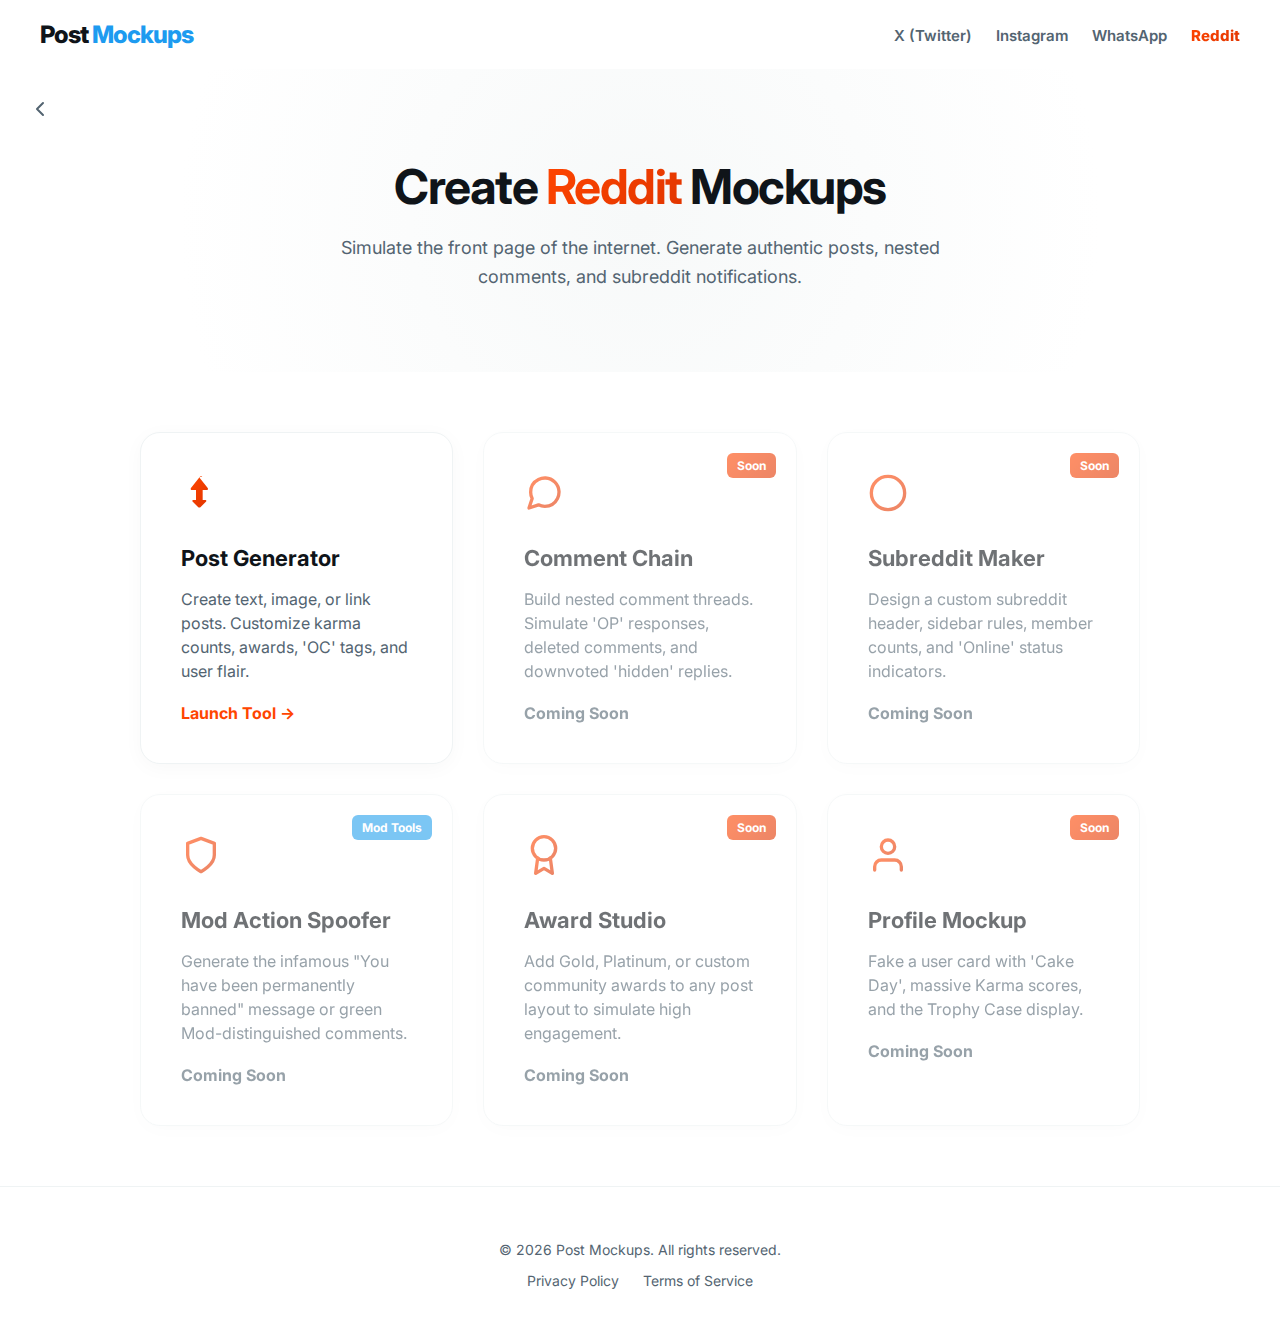
<file: reddit-tools.html>
<!DOCTYPE html>
<html lang="en">
<head>
    <meta charset="UTF-8">
    <meta name="viewport" content="width=device-width, initial-scale=1.0">
    <title>Reddit Mockup Tools | Post Mockups</title>
    <meta name="description" content="Create fake Reddit posts, nested comment threads, and subreddit headers. The ultimate tool for Reddit marketing mockups and karma simulation.">
    
    <link rel="stylesheet" href="style.css">
    <link href="https://fonts.googleapis.com/css2?family=Inter:wght@400;600;800&display=swap" rel="stylesheet">
    
    <style>
        /* --- REDDIT THEME SPECIFICS --- */
        
        /* The "Karma" Gradient - Orange to Red-Orange */
        .rd-grad-text {
            background: linear-gradient(135deg, #FF4500 0%, #E03500 100%);
            -webkit-background-clip: text;
            -webkit-text-fill-color: transparent;
            background-clip: text;
        }
        
        /* Background Gradient for Badges/Buttons */
        .rd-grad-bg {
            background: linear-gradient(135deg, #FF4500 0%, #E03500 100%);
            color: white;
        }
        
        /* Icon Fill */
        .rd-grad-icon svg {
            fill: url(#rdGradient);
        }

        /* Hover States for Tools */
        .tool-card:hover {
            border-color: #FF4500;
            box-shadow: 0 10px 40px rgba(255, 69, 0, 0.1);
        }
        
        /* Navbar Active State Override */
        .nav-links a.active {
            color: #FF4500;
        }

        /* Specific "Mod Green" for Mod Tool Badge */
        .badge-mod {
            background: #24A0ED; /* Reddit Link Blue/Mod Color mix */
            color: white;
        }
    </style>
</head>
<body class="landing-page">

    <div class="page-transition cover">
        <div class="loading-content">
            <div class="spinner" style="border-top-color: #FF4500;"></div>
        </div>
    </div>

    <nav class="navbar">
        <a href="index.html" class="logo" style="text-decoration: none; color: inherit;">Post <span class="highlight"> Mockups</span></a>
        
        <button class="mobile-toggle" aria-label="Toggle navigation">
            <svg width="24" height="24" viewBox="0 0 24 24" fill="none" stroke="currentColor" stroke-width="2">
                <line x1="4" y1="6" x2="20" y2="6"></line>
                <line x1="4" y1="12" x2="20" y2="12"></line>
                <line x1="4" y1="18" x2="20" y2="18"></line>
            </svg>
        </button>

        <div class="nav-links">
            <a href="x-post.html">X (Twitter)</a>
            <a href="instagram-tools.html">Instagram</a>
            <a href="whatsapp-tools.html">WhatsApp</a>
            <a href="reddit-tools.html" class="active rd-grad-text" style="font-weight: 800;">Reddit</a>
        </div>
    </nav>

    <header class="hero" style="position: relative; padding: 60px 20px 40px 20px;">
        <a href="index.html" style="position: absolute; left: 20px; top: 20px; width: 40px; height: 40px; display: flex; align-items: center; justify-content: center; border-radius: 50%; color: #536471; transition: all 0.2s ease;" onmouseover="this.style.backgroundColor='rgba(0,0,0,0.05)'; this.style.transform='translateX(-3px)'" onmouseout="this.style.backgroundColor='transparent'; this.style.transform='translateX(0)'">
            <svg width="24" height="24" viewBox="0 0 24 24" fill="none" stroke="currentColor" stroke-width="2" stroke-linecap="round" stroke-linejoin="round">
                <path d="M15 18l-6-6 6-6"/>
            </svg>
        </a>

        <div class="hero-content">
            <h1>Create <span class="rd-grad-text">Reddit</span> Mockups</h1>
            <p>Simulate the front page of the internet. Generate authentic posts, nested comments, and subreddit notifications.</p>
        </div>
    </header>

    <section class="tools-section" style="padding-top: 20px;">
        <div class="tools-grid">
            
            <a href="reddit-post.html" class="tool-card">
                <div class="icon-box">
                    <svg width="40" height="40" viewBox="0 0 24 24" fill="none">
                        <defs>
                            <linearGradient id="rdGradient" x1="0%" y1="0%" x2="100%" y2="100%">
                                <stop offset="0%" style="stop-color:#FF4500" />
                                <stop offset="100%" style="stop-color:#E03500" />
                            </linearGradient>
                        </defs>
                        <path fill="url(#rdGradient)" d="M12.781 2.375c-.381-.475-1.181-.475-1.562 0l-5.25 6.563c-.418.522-.044 1.312.625 1.312H9v6H7.25c-.418 0-.625.506-.331.8l3.438 3.438c.356.356.93.356 1.287 0l3.438-3.438c.294-.294.087-.8-.331-.8H13v-6h2.406c.669 0 1.044-.79.625-1.312l-5.25-6.563z"/>
                    </svg>
                </div>
                <h3>Post Generator</h3>
                <p>Create text, image, or link posts. Customize karma counts, awards, 'OC' tags, and user flair.</p>
                <span class="link-text" style="color: #FF4500;">Launch Tool &rarr;</span>
            </a>

            <a href="#" class="tool-card" style="opacity: 0.6; cursor: not-allowed;">
                <div class="badge rd-grad-bg" style="position: absolute; top: 20px; right: 20px;">Soon</div>
                <div class="icon-box">
                    <svg width="40" height="40" viewBox="0 0 24 24" fill="none" stroke="url(#rdGradient)" stroke-width="2" stroke-linecap="round" stroke-linejoin="round">
                        <path d="M21 11.5a8.38 8.38 0 0 1-.9 3.8 8.5 8.5 0 0 1-7.6 4.7 8.38 8.38 0 0 1-3.8-.9L3 21l1.9-5.7a8.38 8.38 0 0 1-.9-3.8 8.5 8.5 0 0 1 4.7-7.6 8.38 8.38 0 0 1 3.8-.9h.5a8.48 8.48 0 0 1 8 8v.5z"></path>
                    </svg>
                </div>
                <h3>Comment Chain</h3>
                <p>Build nested comment threads. Simulate 'OP' responses, deleted comments, and downvoted 'hidden' replies.</p>
                <span class="link-text" style="color: #536471;">Coming Soon</span>
            </a>

            <a href="#" class="tool-card" style="opacity: 0.6; cursor: not-allowed;">
                <div class="badge rd-grad-bg" style="position: absolute; top: 20px; right: 20px;">Soon</div>
                <div class="icon-box">
                    <svg width="40" height="40" viewBox="0 0 24 24" fill="none" stroke="url(#rdGradient)" stroke-width="2" stroke-linecap="round" stroke-linejoin="round">
                        <circle cx="12" cy="12" r="10"></circle>
                        <line x1="12" y1="8" x2="12" y2="16"></line>
                        <line x1="8" y1="12" x2="16" y2="12"></line>
                    </svg>
                </div>
                <h3>Subreddit Maker</h3>
                <p>Design a custom subreddit header, sidebar rules, member counts, and 'Online' status indicators.</p>
                <span class="link-text" style="color: #536471;">Coming Soon</span>
            </a>

            <a href="#" class="tool-card" style="opacity: 0.6; cursor: not-allowed;">
                <div class="badge badge-mod" style="position: absolute; top: 20px; right: 20px;">Mod Tools</div>
                <div class="icon-box">
                    <svg width="40" height="40" viewBox="0 0 24 24" fill="none" stroke="url(#rdGradient)" stroke-width="2" stroke-linecap="round" stroke-linejoin="round">
                        <path d="M12 22s8-4 8-10V5l-8-3-8 3v7c0 6 8 10 8 10z"></path>
                    </svg>
                </div>
                <h3>Mod Action Spoofer</h3>
                <p>Generate the infamous "You have been permanently banned" message or green Mod-distinguished comments.</p>
                <span class="link-text" style="color: #536471;">Coming Soon</span>
            </a>

            <a href="#" class="tool-card" style="opacity: 0.6; cursor: not-allowed;">
                <div class="badge rd-grad-bg" style="position: absolute; top: 20px; right: 20px;">Soon</div>
                <div class="icon-box">
                    <svg width="40" height="40" viewBox="0 0 24 24" fill="none" stroke="url(#rdGradient)" stroke-width="2" stroke-linecap="round" stroke-linejoin="round">
                        <circle cx="12" cy="8" r="7"></circle>
                        <polyline points="8.21 13.89 7 23 12 20 17 23 15.79 13.88"></polyline>
                    </svg>
                </div>
                <h3>Award Studio</h3>
                <p>Add Gold, Platinum, or custom community awards to any post layout to simulate high engagement.</p>
                <span class="link-text" style="color: #536471;">Coming Soon</span>
            </a>

            <a href="#" class="tool-card" style="opacity: 0.6; cursor: not-allowed;">
                <div class="badge rd-grad-bg" style="position: absolute; top: 20px; right: 20px;">Soon</div>
                <div class="icon-box">
                    <svg width="40" height="40" viewBox="0 0 24 24" fill="none" stroke="url(#rdGradient)" stroke-width="2" stroke-linecap="round" stroke-linejoin="round">
                        <path d="M20 21v-2a4 4 0 0 0-4-4H8a4 4 0 0 0-4 4v2"></path>
                        <circle cx="12" cy="7" r="4"></circle>
                    </svg>
                </div>
                <h3>Profile Mockup</h3>
                <p>Fake a user card with 'Cake Day', massive Karma scores, and the Trophy Case display.</p>
                <span class="link-text" style="color: #536471;">Coming Soon</span>
            </a>

        </div>
    </section>

    <footer>
        <p>&copy; 2026 Post Mockups. All rights reserved.</p>
        <div class="footer-links">
            <a href="#">Privacy Policy</a>
            <a href="#">Terms of Service</a>
        </div>
    </footer>

    <script>
        document.addEventListener('DOMContentLoaded', () => {
            const curtain = document.querySelector('.page-transition');
            if(curtain) {
                setTimeout(() => { 
                    curtain.classList.add('exit'); 
                    curtain.classList.remove('cover'); 
                }, 300);
            }

            // Mobile Nav Logic
            const toggleBtn = document.querySelector('.mobile-toggle');
            const navLinks = document.querySelector('.nav-links');

            if (toggleBtn && navLinks) {
                toggleBtn.addEventListener('click', (e) => {
                    e.stopPropagation();
                    navLinks.classList.toggle('active');
                    toggleBtn.classList.toggle('is-open');
                });

                document.addEventListener('click', (e) => {
                    if (!navLinks.contains(e.target) && !toggleBtn.contains(e.target)) {
                        navLinks.classList.remove('active');
                        toggleBtn.classList.remove('is-open');
                    }
                });
            }
        });
    </script>
</body>
</html>
</file>
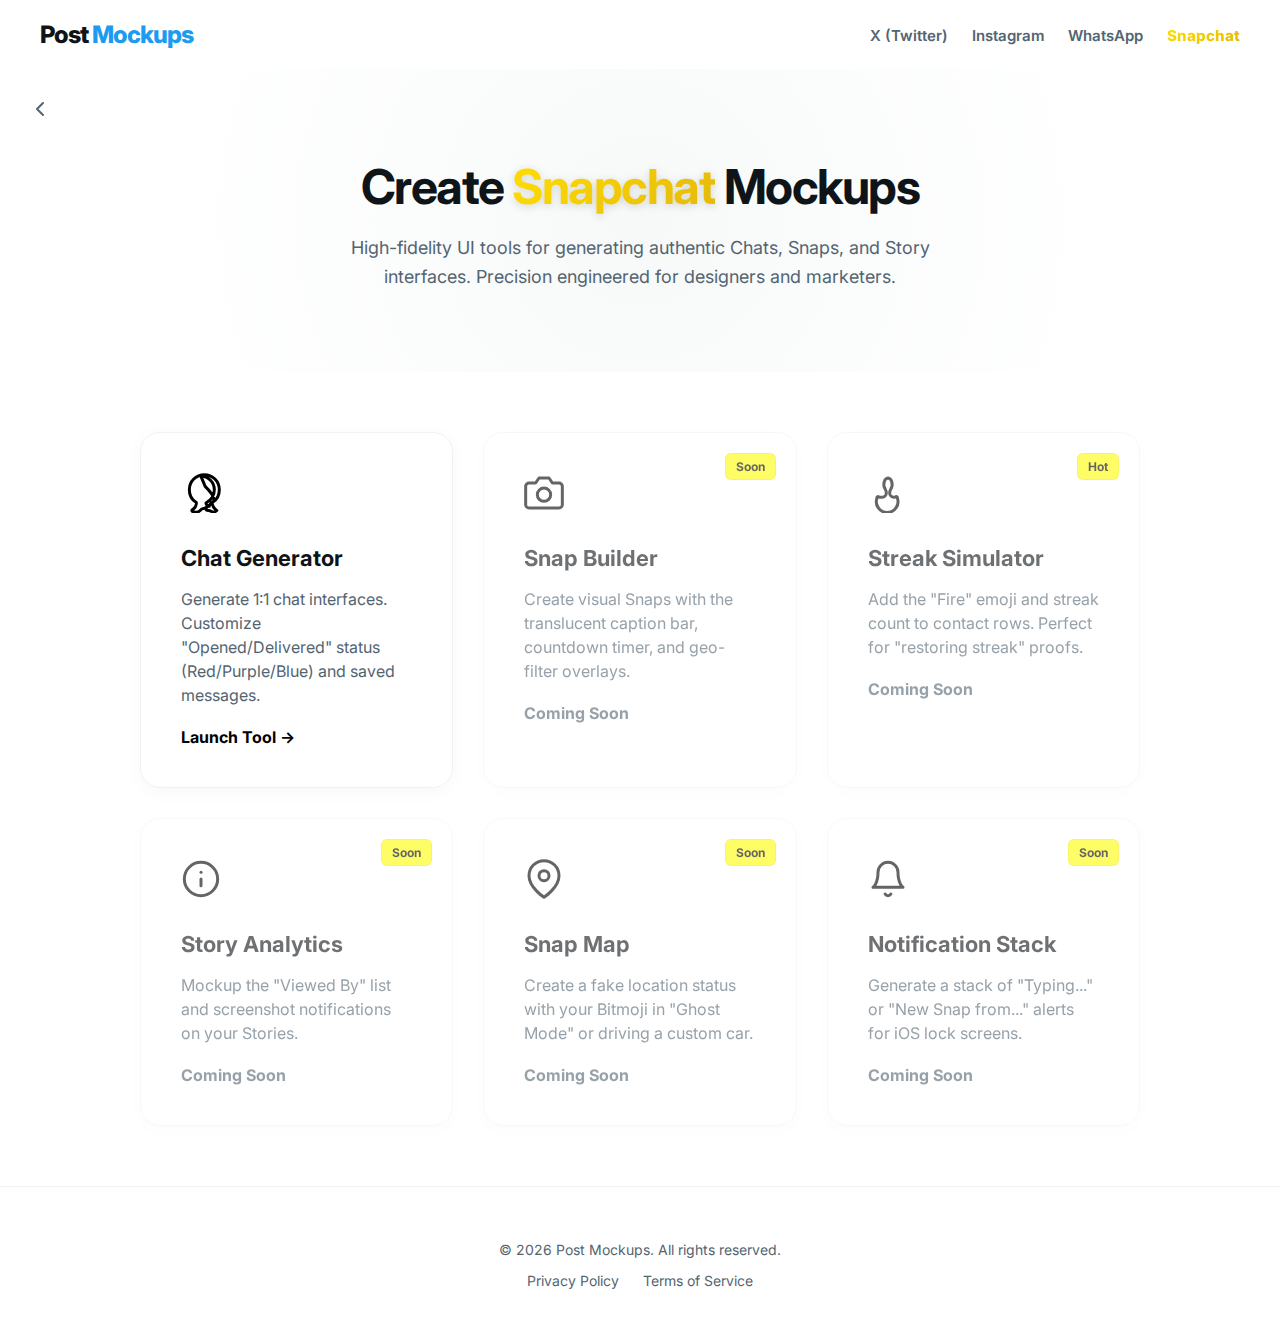
<file: snapchat-tools.html>
<!DOCTYPE html>
<html lang="en">
<head>
    <meta charset="UTF-8">
    <meta name="viewport" content="width=device-width, initial-scale=1.0">
    <title>Snapchat Mockup Tools | Post Mockups</title>
    <meta name="description" content="Generate professional Snapchat UI mockups. Create fake chats, snaps, and story interfaces for marketing and design.">
    
    <link rel="stylesheet" href="style.css">
    <link href="https://fonts.googleapis.com/css2?family=Inter:wght@400;600;800&display=swap" rel="stylesheet">
    
    <style>
        /* --- SNAPCHAT PROFESSIONAL THEME --- */
        
        :root {
            --snap-yellow: #FFFC00;
            --snap-gold: #D4AF37; /* Darker gold for gradient definition */
            --snap-black: #000000;
        }

        /* 1. HEADER TEXT: Bright Snap Yellow Gradient */
        .snap-title {
            /* The Gradient: Snap Yellow to a Rich Gold for visibility */
            background: linear-gradient(135deg, #FFDE00 0%, #E5B80B 100%);
            -webkit-background-clip: text;
            -webkit-text-fill-color: transparent;
            background-clip: text;
            
            display: inline-block;
            /* Subtle drop shadow to ensure legibility on white */
            filter: drop-shadow(0 2px 4px rgba(0,0,0,0.15));
        }

        /* 2. NAVBAR / SIDEBAR ACTIVE STATE: Matching Gradient */
        .nav-links a.active {
            background: linear-gradient(135deg, #FFDE00 0%, #E5B80B 100%);
            -webkit-background-clip: text;
            -webkit-text-fill-color: transparent;
            background-clip: text;
            font-weight: 800;
            
            /* Remove the old underline */
            border-bottom: none; 
            position: relative;
        }
        
        /* Optional: Add a subtle glow to the active link in the sidebar */
        .nav-links a.active::before {
            display: none; /* Ensure no lines appear */
        }

        /* 3. BADGES: Black Text on Yellow (High Contrast) */
        .badge-snap {
            background-color: var(--snap-yellow);
            color: black;
            font-weight: 700;
            border: 1px solid rgba(0,0,0,0.05);
        }

        /* 4. ICONS: Minimalist Wireframe Style */
        .snap-icon-box {
            color: var(--snap-black);
            transition: all 0.3s ease;
        }
        
        /* 5. CARD INTERACTION: Elegant Glow */
        .tool-card:hover {
            border-color: var(--snap-black); /* Sharp Black Border */
            transform: translateY(-4px);
            box-shadow: 0 12px 30px rgba(0,0,0,0.08); /* Soft Shadow */
        }
        
        .tool-card:hover .snap-icon-box {
            transform: scale(1.05);
            /* Yellow drop shadow to icon on hover */
            filter: drop-shadow(0 4px 6px rgba(255, 252, 0, 0.5)); 
        }

        /* 6. LINK TEXT */
        .link-snap {
            color: var(--snap-black);
            font-weight: 700;
            display: inline-flex;
            align-items: center;
            gap: 6px;
        }
    </style>
</head>
<body class="landing-page">

    <div class="page-transition cover">
        <div class="loading-content">
            <div class="spinner" style="border-top-color: #000;"></div>
        </div>
    </div>

    <nav class="navbar">
        <a href="index.html" class="logo" style="text-decoration: none; color: inherit;">Post <span class="highlight"> Mockups</span></a>
        
        <button class="mobile-toggle" aria-label="Toggle navigation">
            <svg width="24" height="24" viewBox="0 0 24 24" fill="none" stroke="currentColor" stroke-width="2">
                <line x1="4" y1="6" x2="20" y2="6"></line>
                <line x1="4" y1="12" x2="20" y2="12"></line>
                <line x1="4" y1="18" x2="20" y2="18"></line>
            </svg>
        </button>

        <div class="nav-links">
            <a href="x-post.html">X (Twitter)</a>
            <a href="instagram-tools.html">Instagram</a>
            <a href="whatsapp-tools.html">WhatsApp</a>
            <a href="snapchat-tools.html" class="active">Snapchat</a>
        </div>
    </nav>

    <header class="hero" style="position: relative; padding: 60px 20px 40px 20px;">
        <a href="index.html" style="position: absolute; left: 20px; top: 20px; width: 40px; height: 40px; display: flex; align-items: center; justify-content: center; border-radius: 50%; color: #536471; transition: all 0.2s ease;" onmouseover="this.style.backgroundColor='rgba(0,0,0,0.05)'; this.style.transform='translateX(-3px)'" onmouseout="this.style.backgroundColor='transparent'; this.style.transform='translateX(0)'">
            <svg width="24" height="24" viewBox="0 0 24 24" fill="none" stroke="currentColor" stroke-width="2" stroke-linecap="round" stroke-linejoin="round">
                <path d="M15 18l-6-6 6-6"/>
            </svg>
        </a>

        <div class="hero-content">
            <h1>Create <span class="snap-title">Snapchat</span> Mockups</h1>
            <p>High-fidelity UI tools for generating authentic Chats, Snaps, and Story interfaces. Precision engineered for designers and marketers.</p>
        </div>
    </header>

    <section class="tools-section" style="padding-top: 20px;">
        <div class="tools-grid">
            
            <a href="snapchat-generator.html" class="tool-card">
                <div class="icon-box snap-icon-box">
                    <svg width="40" height="40" viewBox="0 0 24 24" fill="none" stroke="currentColor" stroke-width="1.8" stroke-linecap="round" stroke-linejoin="round">
                        <path d="M12 2a8 8 0 0 1 8 8c0 3.5-2.5 6.5-5 8 0 1 1 2 2 2-1 0-2 .5-2 1.5 0 .5.5 1 1.5 1s1.5.5 2.5 1c1.5 0 2.5-1 2.5-1s-1-.5-2-2c-.5-1-1-2.5-.5-3 2.5-1.5 4-4.5 4-7.5a9 9 0 0 0-18 0c0 3 1.5 6 4 7.5.5.5 0 2-.5 3-1 1.5-2 1.5-2 2s1 1 2.5 1c1 0 2-.5 2.5-1 .5-.5 1-1 1.5-1s1.5-.5 2.5-1c1-1 2-1.5 2-1.5 0-1 1-1.5 2-2 1-2-1.5-5.5-5-9z"/>
                    </svg>
                </div>
                <h3>Chat Generator</h3>
                <p>Generate 1:1 chat interfaces. Customize "Opened/Delivered" status (Red/Purple/Blue) and saved messages.</p>
                <span class="link-snap">Launch Tool &rarr;</span>
            </a>

            <a href="#" class="tool-card" style="opacity: 0.6; cursor: not-allowed;">
                <div class="badge badge-snap" style="position: absolute; top: 20px; right: 20px;">Soon</div>
                <div class="icon-box snap-icon-box">
                    <svg width="40" height="40" viewBox="0 0 24 24" fill="none" stroke="currentColor" stroke-width="1.8" stroke-linecap="round" stroke-linejoin="round">
                        <path d="M23 19a2 2 0 0 1-2 2H3a2 2 0 0 1-2-2V8a2 2 0 0 1 2-2h4l2-3h6l2 3h4a2 2 0 0 1 2 2z"></path>
                        <circle cx="12" cy="13" r="4"></circle>
                    </svg>
                </div>
                <h3>Snap Builder</h3>
                <p>Create visual Snaps with the translucent caption bar, countdown timer, and geo-filter overlays.</p>
                <span class="link-text" style="color: #536471;">Coming Soon</span>
            </a>

            <a href="#" class="tool-card" style="opacity: 0.6; cursor: not-allowed;">
                <div class="badge badge-snap" style="position: absolute; top: 20px; right: 20px;">Hot</div>
                <div class="icon-box snap-icon-box">
                    <svg width="40" height="40" viewBox="0 0 24 24" fill="none" stroke="currentColor" stroke-width="1.8" stroke-linecap="round" stroke-linejoin="round">
                        <path d="M8.5 14.5A2.5 2.5 0 0011 12c0-1.38-.5-2-1-3-1.072-2.143-.224-4.011.249-4.988A3.003 3.003 0 0112 3c0 0 0 0 0 0a3.003 3.003 0 011.751 1.012C14.224 4.989 15.072 6.857 14 9c-.5 1-1 1.62-1 3a2.5 2.5 0 002.5 2.5c.364 0 .706-.082 1.01-.228a.75.75 0 011.132.812A6.5 6.5 0 115.358 15.084a.75.75 0 011.132-.812c.304.146.646.228 1.01.228z"></path>
                    </svg>
                </div>
                <h3>Streak Simulator</h3>
                <p>Add the "Fire" emoji and streak count to contact rows. Perfect for "restoring streak" proofs.</p>
                <span class="link-text" style="color: #536471;">Coming Soon</span>
            </a>

            <a href="#" class="tool-card" style="opacity: 0.6; cursor: not-allowed;">
                <div class="badge badge-snap" style="position: absolute; top: 20px; right: 20px;">Soon</div>
                <div class="icon-box snap-icon-box">
                    <svg width="40" height="40" viewBox="0 0 24 24" fill="none" stroke="currentColor" stroke-width="1.8" stroke-linecap="round" stroke-linejoin="round">
                        <circle cx="12" cy="12" r="10"></circle>
                        <path d="M12 16v-4"></path>
                        <path d="M12 8h.01"></path>
                    </svg>
                </div>
                <h3>Story Analytics</h3>
                <p>Mockup the "Viewed By" list and screenshot notifications on your Stories.</p>
                <span class="link-text" style="color: #536471;">Coming Soon</span>
            </a>

            <a href="#" class="tool-card" style="opacity: 0.6; cursor: not-allowed;">
                <div class="badge badge-snap" style="position: absolute; top: 20px; right: 20px;">Soon</div>
                <div class="icon-box snap-icon-box">
                    <svg width="40" height="40" viewBox="0 0 24 24" fill="none" stroke="currentColor" stroke-width="1.8" stroke-linecap="round" stroke-linejoin="round">
                        <path d="M21 10c0 7-9 13-9 13s-9-6-9-13a9 9 0 0 1 18 0z"></path>
                        <circle cx="12" cy="10" r="3"></circle>
                    </svg>
                </div>
                <h3>Snap Map</h3>
                <p>Create a fake location status with your Bitmoji in "Ghost Mode" or driving a custom car.</p>
                <span class="link-text" style="color: #536471;">Coming Soon</span>
            </a>

            <a href="#" class="tool-card" style="opacity: 0.6; cursor: not-allowed;">
                <div class="badge badge-snap" style="position: absolute; top: 20px; right: 20px;">Soon</div>
                <div class="icon-box snap-icon-box">
                    <svg width="40" height="40" viewBox="0 0 24 24" fill="none" stroke="currentColor" stroke-width="1.8" stroke-linecap="round" stroke-linejoin="round">
                        <path d="M18 8A6 6 0 0 0 6 8c0 7-3 9-3 9h18s-3-2-3-9"></path>
                        <path d="M13.73 21a2 2 0 0 1-3.46 0"></path>
                    </svg>
                </div>
                <h3>Notification Stack</h3>
                <p>Generate a stack of "Typing..." or "New Snap from..." alerts for iOS lock screens.</p>
                <span class="link-text" style="color: #536471;">Coming Soon</span>
            </a>

        </div>
    </section>

    <footer>
        <p>&copy; 2026 Post Mockups. All rights reserved.</p>
        <div class="footer-links">
            <a href="#">Privacy Policy</a>
            <a href="#">Terms of Service</a>
        </div>
    </footer>

    <script>
        document.addEventListener('DOMContentLoaded', () => {
            const curtain = document.querySelector('.page-transition');
            if(curtain) {
                setTimeout(() => { 
                    curtain.classList.add('exit'); 
                    curtain.classList.remove('cover'); 
                }, 300);
            }

            // Mobile Nav Logic
            const toggleBtn = document.querySelector('.mobile-toggle');
            const navLinks = document.querySelector('.nav-links');

            if (toggleBtn && navLinks) {
                toggleBtn.addEventListener('click', (e) => {
                    e.stopPropagation();
                    navLinks.classList.toggle('active');
                    toggleBtn.classList.toggle('is-open');
                });

                document.addEventListener('click', (e) => {
                    if (!navLinks.contains(e.target) && !toggleBtn.contains(e.target)) {
                        navLinks.classList.remove('active');
                        toggleBtn.classList.remove('is-open');
                    }
                });
            }
        });
    </script>
</body>
</html>
</file>
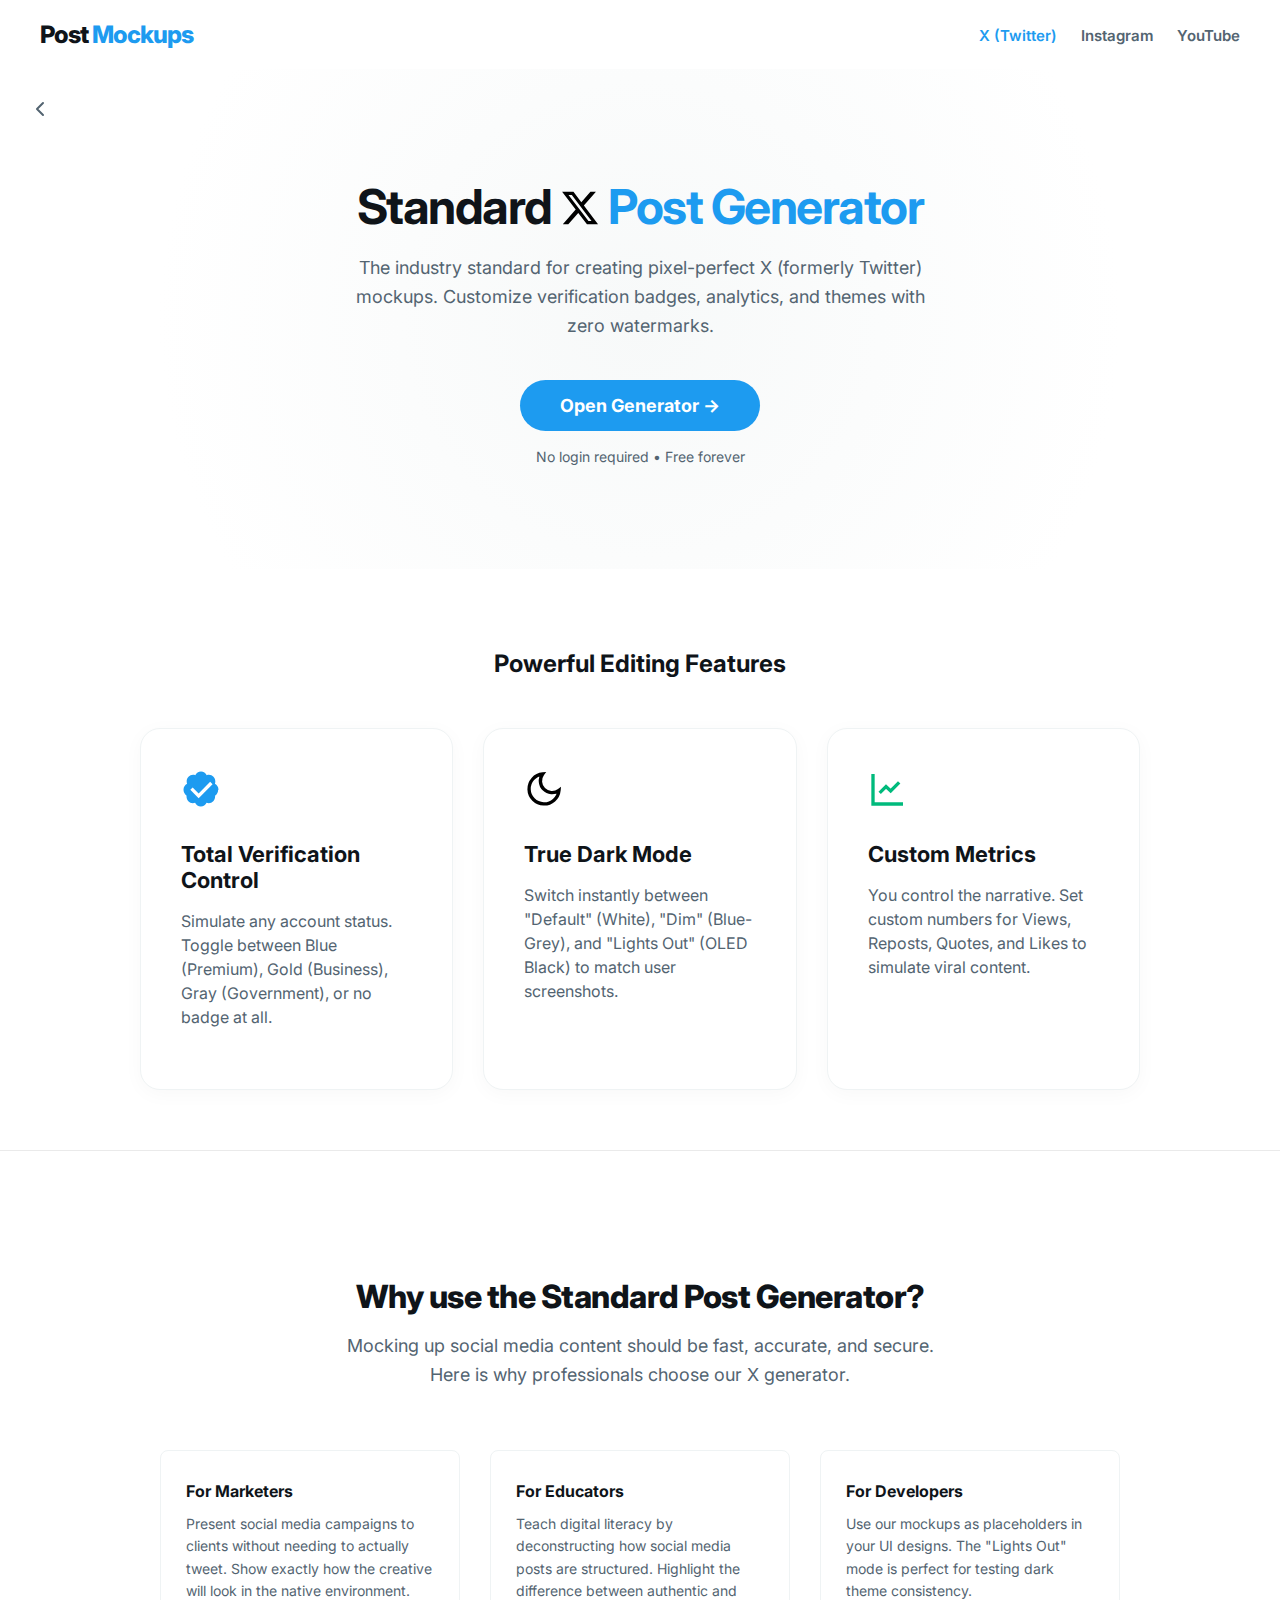
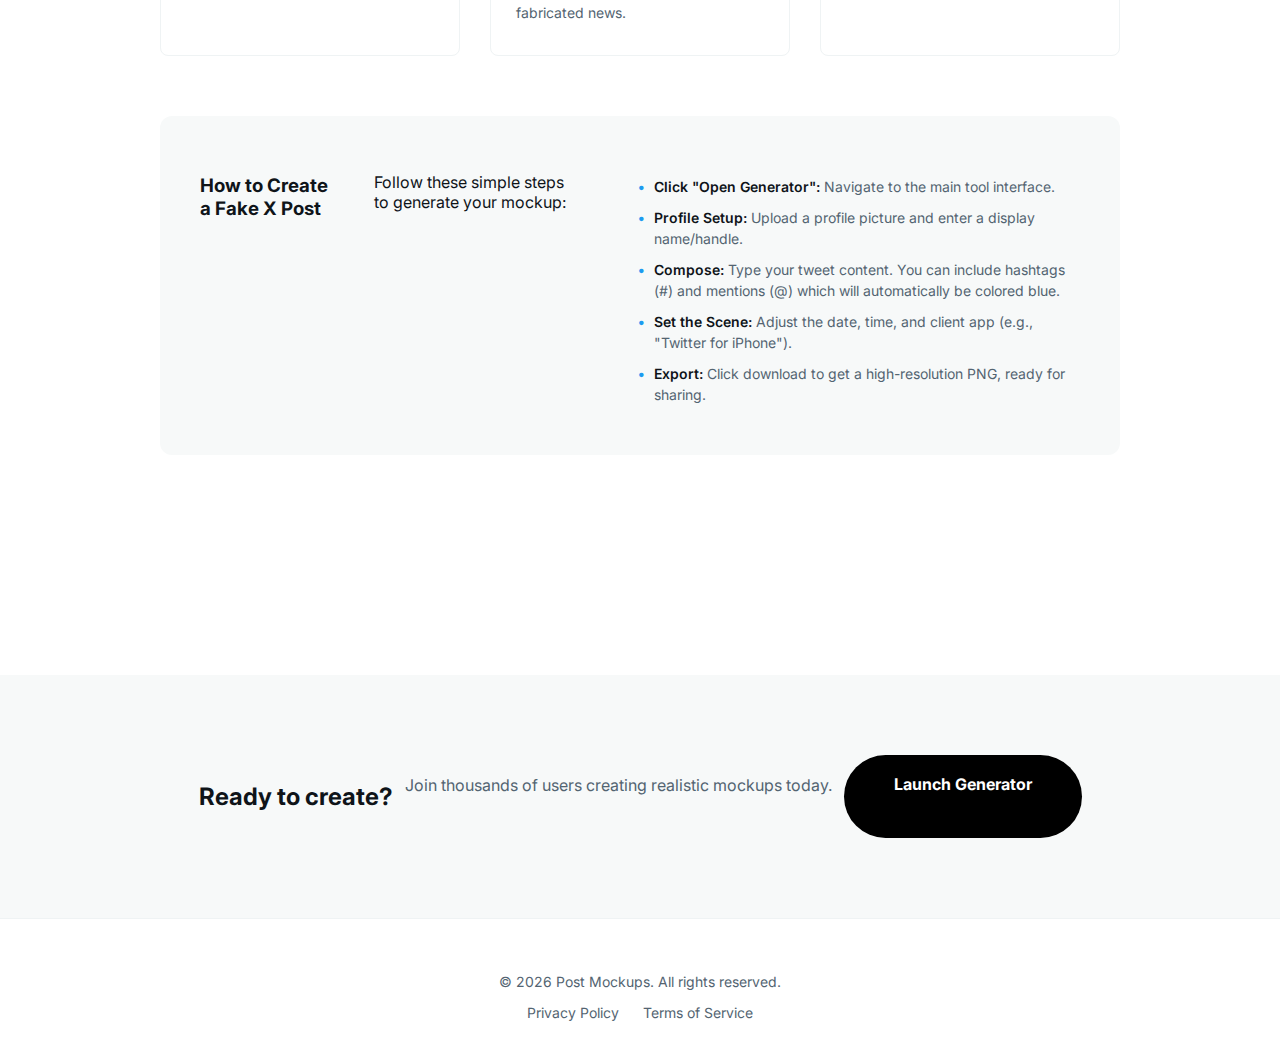
<file: standard-tool.html>
<!DOCTYPE html>
<html lang="en">
<head>
    <meta charset="UTF-8">
    <meta name="viewport" content="width=device-width, initial-scale=1.0">
    
    <title>Standard X Post Generator | Features & Guide - Post Mockups</title>
    <meta name="description" content="Generate realistic X (Twitter) standard posts. Features include Verified Blue/Gold badges, View Counts, Dark Mode, and custom analytics. Free and privacy-first.">
    <meta name="keywords" content="fake tweet generator features, x post mockup guide, twitter verified badge generator, fake social media metrics, x dark mode mockup">
    
    <link rel="stylesheet" href="style.css">
    <link href="https://fonts.googleapis.com/css2?family=Inter:wght@400;600;800&display=swap" rel="stylesheet">
</head>
<body class="landing-page">

    <nav class="navbar">
        <a href="index.html" class="logo" style="text-decoration: none; color: inherit;">Post<span class="highlight"> Mockups</span></a>
        <div class="nav-links">
            <a href="x-post.html" class="active">X (Twitter)</a>
            <a href="instagram-tools.html">Instagram</a>
            <a href="youtube-generator.html">YouTube</a>
        </div>
    </nav>

    <header class="hero" style="position: relative; padding: 80px 20px 60px 20px;">
    <a href="x-post.html" aria-label="Back to X Tools" style="position: absolute; left: 20px; top: 20px; width: 40px; height: 40px; display: flex; align-items: center; justify-content: center; border-radius: 50%; color: #536471; transition: all 0.2s ease; cursor: pointer;" onmouseover="this.style.backgroundColor='rgba(0,0,0,0.05)'; this.style.transform='translateX(-3px)'" onmouseout="this.style.backgroundColor='transparent'; this.style.transform='translateX(0)'">
        <svg width="24" height="24" viewBox="0 0 24 24" fill="none" stroke="currentColor" stroke-width="2" stroke-linecap="round" stroke-linejoin="round">
            <path d="M15 18l-6-6 6-6"/>
        </svg>
    </a>
        <div class="hero-content">
            <h1>Standard 
    <span style="display: inline-flex; align-items: center; gap: 8px; vertical-align: bottom;">
        <svg viewBox="0 0 24 24" style="width: 40px; height: 40px; fill: #000000;">
            <path d="M18.244 2.25h3.308l-7.227 8.26 8.502 11.24H16.17l-5.214-6.817L4.99 21.75H1.68l7.73-8.835L1.254 2.25H8.08l4.713 6.231zm-1.161 17.52h1.833L7.084 4.126H5.117z"></path>
        </svg>
        <span style="color: #1d9bf0;">Post Generator</span>
    </span> 
    
</h1>
            <p>The industry standard for creating pixel-perfect X (formerly Twitter) mockups. Customize verification badges, analytics, and themes with zero watermarks.</p>
            
            <div class="cta-buttons" style="margin-top: 30px;">
                <a href="tweet-generator.html" class="btn primary-btn" style="background-color: #1d9bf0; border: none; padding: 15px 40px; font-size: 18px;">
                    Open Generator &rarr;
                </a>
            </div>
            <p style="font-size: 14px; color: #536471; margin-top: 15px;">No login required • Free forever</p>
        </div>
    </header>

    <section class="tools-section" style="background: #ffffff; padding: 60px 20px;">
        <div class="section-title" style="text-align: center; margin-bottom: 50px;">
            <h2>Powerful Editing Features</h2>
        </div>

        <div class="tools-grid" style="grid-template-columns: repeat(3, 1fr);">
            
            <div class="tool-card" style="text-align: left; cursor: default;">
                <div class="icon-box" style="color: #1d9bf0; margin-bottom: 20px;">
                    <svg width="40" height="40" viewBox="0 0 24 24" fill="currentColor"><path d="M22.5 12.5c0-1.58-.875-2.95-2.148-3.6.154-.435.238-.905.238-1.4 0-2.21-1.71-3.998-3.818-3.998-.47 0-.92.084-1.336.25C14.818 2.415 13.51 1.5 12 1.5s-2.816.917-3.437 2.25c-.415-.165-.866-.25-1.336-.25-2.11 0-3.818 1.79-3.818 4 0 .495.083.965.238 1.4-1.272.65-2.147 2.02-2.147 3.6 0 1.457.746 2.74 1.863 3.494C3.35 16.195 3.3 16.345 3.3 16.5c0 2.21 1.71 4 3.818 4 .47 0 .92-.084 1.336-.25.62 1.333 1.926 2.25 3.437 2.25 1.51 0 2.816-.917 3.437-2.25.415.165.866.25 1.336.25 2.11 0 3.818-1.79 3.818-4 0-.155-.05-.305-.065-.455 1.118-.754 1.864-2.037 1.864-3.494zM10.58 17.5l-5-5L7 11.07l3.58 3.58L17.5 7.72l1.43 1.43-8.35 8.35z"></path></svg>
                </div>
                <h3>Total Verification Control</h3>
                <p>Simulate any account status. Toggle between Blue (Premium), Gold (Business), Gray (Government), or no badge at all.</p>
            </div>

            <div class="tool-card" style="text-align: left; cursor: default;">
                <div class="icon-box" style="color: #000000; margin-bottom: 20px;">
                    <svg width="40" height="40" viewBox="0 0 24 24" fill="none" stroke="currentColor" stroke-width="2"><path d="M21 12.79A9 9 0 1 1 11.21 3 7 7 0 0 0 21 12.79z"></path></svg>
                </div>
                <h3>True Dark Mode</h3>
                <p>Switch instantly between "Default" (White), "Dim" (Blue-Grey), and "Lights Out" (OLED Black) to match user screenshots.</p>
            </div>

            <div class="tool-card" style="text-align: left; cursor: default;">
                <div class="icon-box" style="color: #00ba7c; margin-bottom: 20px;">
                    <svg width="40" height="40" viewBox="0 0 24 24" fill="none" stroke="currentColor" stroke-width="2"><path d="M3 3v18h18"/><path d="M18.7 8l-5.1 5.2-2.8-2.7L7 14.3"/></svg>
                </div>
                <h3>Custom Metrics</h3>
                <p>You control the narrative. Set custom numbers for Views, Reposts, Quotes, and Likes to simulate viral content.</p>
            </div>

        </div>
    </section>

    <section class="seo-content" style="border-top: 1px solid #eaeaea;">
        <div class="content-wrapper">
            
            <div class="seo-header">
                <h2>Why use the Standard Post Generator?</h2>
                <p class="lead-text">Mocking up social media content should be fast, accurate, and secure. Here is why professionals choose our X generator.</p>
            </div>

            <div class="seo-grid">
                <div class="seo-card">
                    <h4>For Marketers</h4>
                    <p>Present social media campaigns to clients without needing to actually tweet. Show exactly how the creative will look in the native environment.</p>
                </div>
                <div class="seo-card">
                    <h4>For Educators</h4>
                    <p>Teach digital literacy by deconstructing how social media posts are structured. Highlight the difference between authentic and fabricated news.</p>
                </div>
                <div class="seo-card">
                    <h4>For Developers</h4>
                    <p>Use our mockups as placeholders in your UI designs. The "Lights Out" mode is perfect for testing dark theme consistency.</p>
                </div>
            </div>

            <div class="tech-specs" style="margin-top: 60px;">
                <h3>How to Create a Fake X Post</h3>
                <p>Follow these simple steps to generate your mockup:</p>
                <ol class="clean-list" style="margin-top: 20px; padding-left: 20px;">
                    <li style="margin-bottom: 10px;"><strong>Click "Open Generator":</strong> Navigate to the main tool interface.</li>
                    <li style="margin-bottom: 10px;"><strong>Profile Setup:</strong> Upload a profile picture and enter a display name/handle.</li>
                    <li style="margin-bottom: 10px;"><strong>Compose:</strong> Type your tweet content. You can include hashtags (#) and mentions (@) which will automatically be colored blue.</li>
                    <li style="margin-bottom: 10px;"><strong>Set the Scene:</strong> Adjust the date, time, and client app (e.g., "Twitter for iPhone").</li>
                    <li style="margin-bottom: 10px;"><strong>Export:</strong> Click download to get a high-resolution PNG, ready for sharing.</li>
                </ol>
            </div>

        </div>
    </section>

    <section class="pro-cta" style="background: #f7f9f9; text-align: center; padding: 80px 20px;">
        <h2 style="margin-bottom: 20px;">Ready to create?</h2>
        <p style="margin-bottom: 30px; color: #536471;">Join thousands of users creating realistic mockups today.</p>
        <a href="tweet-generator.html" class="btn primary-btn" style="background-color: #000000; color: white; display: inline-block; padding: 15px 50px;">
            Launch Generator
        </a>
    </section>

    <footer>
        <p>&copy; 2026 Post Mockups. All rights reserved.</p>
        <div class="footer-links">
            <a href="#">Privacy Policy</a>
            <a href="#">Terms of Service</a>
        </div>
    </footer>

    <div class="page-transition cover">
        <div class="loading-content">
            <div class="spinner"></div>
            <p style="font-weight: 600; font-size: 16px;">Loading...</p>
        </div>
    </div>

    <script>
        document.addEventListener('DOMContentLoaded', () => {
            const curtain = document.querySelector('.page-transition');
            // Entry animation
            setTimeout(() => {
                curtain.classList.add('exit');
                curtain.classList.remove('cover');
            }, 300);

            // Exit animation for links
            document.querySelectorAll('a').forEach(link => {
                link.addEventListener('click', (e) => {
                    const href = link.getAttribute('href');
                    if (!href || href.startsWith('#')) return;
                    e.preventDefault();
                    curtain.classList.remove('exit');
                    curtain.classList.add('cover');
                    setTimeout(() => { window.location.href = href; }, 600);
                });
            });
        });
    </script>
</body>
</html>
</file>
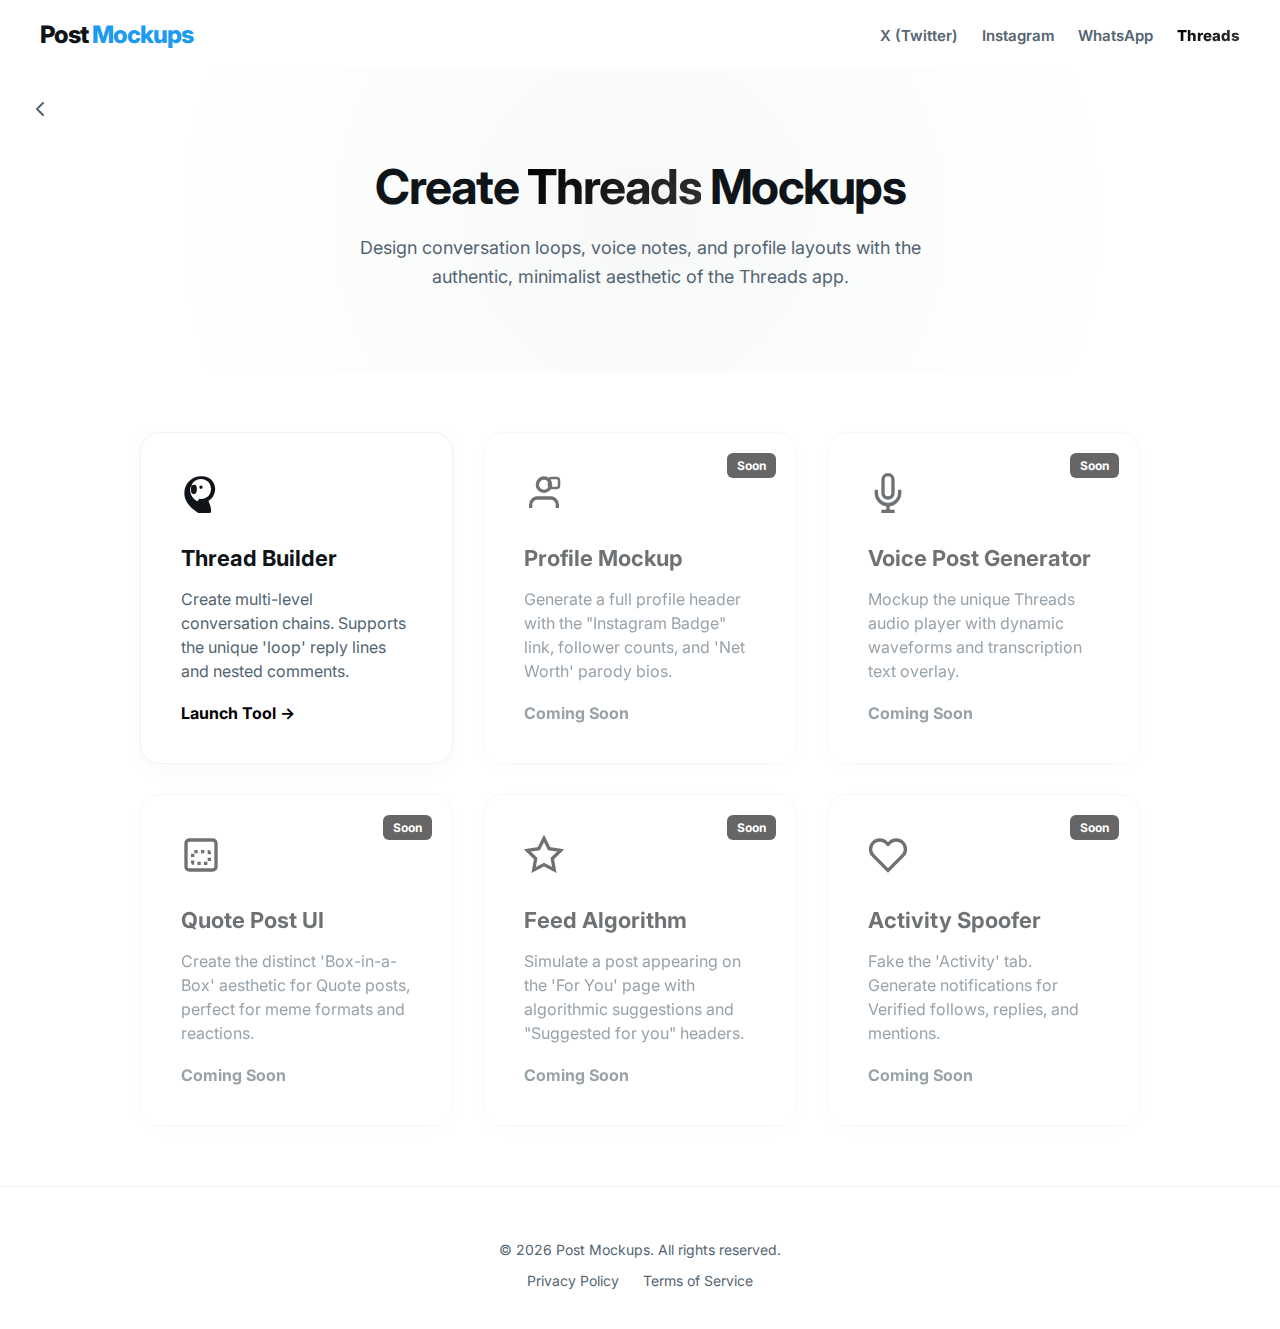
<file: threads-tools.html>
<!DOCTYPE html>
<html lang="en">
<head>
    <meta charset="UTF-8">
    <meta name="viewport" content="width=device-width, initial-scale=1.0">
    <title>Threads Mockup Tools | Post Mockups</title>
    <meta name="description" content="Create authentic Threads mockups including reply chains, voice notes, and profile badges. The best free tool for Threads UI visualization.">
    
    <link rel="stylesheet" href="style.css">
    <link href="https://fonts.googleapis.com/css2?family=Inter:wght@400;600;800&display=swap" rel="stylesheet">
    
    <style>
        /* --- THREADS THEME SPECIFICS (Monochrome & Minimal) --- */
        
        /* The "Obsidian Loop" Gradient - Subtle shift for depth */
        .th-grad-text {
            background: linear-gradient(135deg, #000000 0%, #333333 100%);
            -webkit-background-clip: text;
            -webkit-text-fill-color: transparent;
            background-clip: text;
        }
        
        /* Background Gradient for Badges */
        .th-grad-bg {
            background: #000000;
            color: white;
        }
        
        /* Icon Fill - Pure Black */
        .th-grad-icon svg {
            fill: #000000;
        }

        /* Hover States - sharp black border */
        .tool-card:hover {
            border-color: #000000;
            box-shadow: 0 10px 40px rgba(0,0,0,0.1);
        }
        
        /* Navbar Active State Override */
        .nav-links a.active {
            color: #000000;
            font-weight: 800;
        }

        /* Specific "Instagram Badge" color for the Profile tool */
        .badge-insta {
            background: linear-gradient(45deg, #f09433 0%, #bc1888 100%);
            color: white;
        }
    </style>
</head>
<body class="landing-page">

    <div class="page-transition cover">
        <div class="loading-content">
            <div class="spinner" style="border-top-color: #000;"></div>
        </div>
    </div>

    <nav class="navbar">
        <a href="index.html" class="logo" style="text-decoration: none; color: inherit;">Post <span class="highlight"> Mockups</span></a>
        
        <button class="mobile-toggle" aria-label="Toggle navigation">
            <svg width="24" height="24" viewBox="0 0 24 24" fill="none" stroke="currentColor" stroke-width="2">
                <line x1="4" y1="6" x2="20" y2="6"></line>
                <line x1="4" y1="12" x2="20" y2="12"></line>
                <line x1="4" y1="18" x2="20" y2="18"></line>
            </svg>
        </button>

        <div class="nav-links">
            <a href="x-post.html">X (Twitter)</a>
            <a href="instagram-tools.html">Instagram</a>
            <a href="whatsapp-tools.html">WhatsApp</a>
            <a href="threads-tools.html" class="active th-grad-text">Threads</a>
        </div>
    </nav>

    <header class="hero" style="position: relative; padding: 60px 20px 40px 20px;">
        <a href="index.html" style="position: absolute; left: 20px; top: 20px; width: 40px; height: 40px; display: flex; align-items: center; justify-content: center; border-radius: 50%; color: #536471; transition: all 0.2s ease;" onmouseover="this.style.backgroundColor='rgba(0,0,0,0.05)'; this.style.transform='translateX(-3px)'" onmouseout="this.style.backgroundColor='transparent'; this.style.transform='translateX(0)'">
            <svg width="24" height="24" viewBox="0 0 24 24" fill="none" stroke="currentColor" stroke-width="2" stroke-linecap="round" stroke-linejoin="round">
                <path d="M15 18l-6-6 6-6"/>
            </svg>
        </a>

        <div class="hero-content">
            <h1>Create <span class="th-grad-text">Threads</span> Mockups</h1>
            <p>Design conversation loops, voice notes, and profile layouts with the authentic, minimalist aesthetic of the Threads app.</p>
        </div>
    </header>

    <section class="tools-section" style="padding-top: 20px;">
        <div class="tools-grid">
            
            <a href="threads-post.html" class="tool-card">
                <div class="icon-box">
                    <svg width="40" height="40" viewBox="0 0 24 24" fill="currentColor">
                        <path d="M12.75 2C16.942 2 20.5 5.25 20.5 9.5c0 4.75-3.5 8.5-8.5 8.5-.75 0-1.5-.15-2.2-.4.4-.65.75-1.35 1-2.1.4.1.8.15 1.2.15 3.5 0 6-2.5 6-6s-2.5-6-6-6-6 2.5-6 6v.5c0 1.5.5 2.5 1.5 2.5s2-.75 2-2.5V9.5c0-1.5-.25-2.5-1.5-2.5s-2.5 1-2.5 2.5v.5c0 4.25 3.25 7.5 7.5 7.5 1.25 0 2.5-.25 3.5-.75.65 1.5 1.5 3.5 1.5 5.5 0 .5 0 1-.15 1.5-1.5 1-3.25 1.75-5 1.75C6.5 22 2 17.5 2 12S6.5 2 12 2h.75zM12 9.5c.5 0 1-.5 1-1s-.5-1-1-1-1 .5-1 1 .5 1 1 1z"/>
                    </svg>
                </div>
                <h3>Thread Builder</h3>
                <p>Create multi-level conversation chains. Supports the unique 'loop' reply lines and nested comments.</p>
                <span class="link-text" style="color: #000000;">Launch Tool &rarr;</span>
            </a>

            <a href="#" class="tool-card" style="opacity: 0.6; cursor: not-allowed;">
                <div class="badge th-grad-bg" style="position: absolute; top: 20px; right: 20px;">Soon</div>
                <div class="icon-box">
                    <svg width="40" height="40" viewBox="0 0 24 24" fill="none" stroke="currentColor" stroke-width="2">
                        <path d="M20 21v-2a4 4 0 0 0-4-4H8a4 4 0 0 0-4 4v2"></path>
                        <circle cx="12" cy="7" r="4"></circle>
                        <rect x="15" y="3" width="6" height="6" rx="1.5" stroke-width="1.5"></rect>
                    </svg>
                </div>
                <h3>Profile Mockup</h3>
                <p>Generate a full profile header with the "Instagram Badge" link, follower counts, and 'Net Worth' parody bios.</p>
                <span class="link-text" style="color: #536471;">Coming Soon</span>
            </a>

            <a href="#" class="tool-card" style="opacity: 0.6; cursor: not-allowed;">
                <div class="badge th-grad-bg" style="position: absolute; top: 20px; right: 20px;">Soon</div>
                <div class="icon-box">
                    <svg width="40" height="40" viewBox="0 0 24 24" fill="none" stroke="currentColor" stroke-width="2">
                        <path d="M12 1a3 3 0 0 0-3 3v8a3 3 0 0 0 6 0V4a3 3 0 0 0-3-3z"></path>
                        <path d="M19 10v2a7 7 0 0 1-14 0v-2"></path>
                        <line x1="12" y1="19" x2="12" y2="23"></line>
                        <line x1="8" y1="23" x2="16" y2="23"></line>
                    </svg>
                </div>
                <h3>Voice Post Generator</h3>
                <p>Mockup the unique Threads audio player with dynamic waveforms and transcription text overlay.</p>
                <span class="link-text" style="color: #536471;">Coming Soon</span>
            </a>

            <a href="#" class="tool-card" style="opacity: 0.6; cursor: not-allowed;">
                <div class="badge th-grad-bg" style="position: absolute; top: 20px; right: 20px;">Soon</div>
                <div class="icon-box">
                    <svg width="40" height="40" viewBox="0 0 24 24" fill="none" stroke="currentColor" stroke-width="2">
                        <rect x="3" y="3" width="18" height="18" rx="2" ry="2"></rect>
                        <rect x="7" y="10" width="10" height="7" rx="1" ry="1" stroke-dasharray="2 2"></rect>
                    </svg>
                </div>
                <h3>Quote Post UI</h3>
                <p>Create the distinct 'Box-in-a-Box' aesthetic for Quote posts, perfect for meme formats and reactions.</p>
                <span class="link-text" style="color: #536471;">Coming Soon</span>
            </a>

            <a href="#" class="tool-card" style="opacity: 0.6; cursor: not-allowed;">
                <div class="badge th-grad-bg" style="position: absolute; top: 20px; right: 20px;">Soon</div>
                <div class="icon-box">
                    <svg width="40" height="40" viewBox="0 0 24 24" fill="none" stroke="currentColor" stroke-width="2">
                        <path d="M12 2l3.09 6.26L22 9.27l-5 4.87 1.18 6.88L12 17.77l-6.18 3.25L7 14.14 2 9.27l6.91-1.01L12 2z"></path>
                    </svg>
                </div>
                <h3>Feed Algorithm</h3>
                <p>Simulate a post appearing on the 'For You' page with algorithmic suggestions and "Suggested for you" headers.</p>
                <span class="link-text" style="color: #536471;">Coming Soon</span>
            </a>

            <a href="#" class="tool-card" style="opacity: 0.6; cursor: not-allowed;">
                <div class="badge th-grad-bg" style="position: absolute; top: 20px; right: 20px;">Soon</div>
                <div class="icon-box">
                    <svg width="40" height="40" viewBox="0 0 24 24" fill="none" stroke="currentColor" stroke-width="2">
                        <path d="M20.84 4.61a5.5 5.5 0 0 0-7.78 0L12 5.67l-1.06-1.06a5.5 5.5 0 0 0-7.78 7.78l1.06 1.06L12 21.23l7.78-7.78 1.06-1.06a5.5 5.5 0 0 0 0-7.78z"></path>
                    </svg>
                </div>
                <h3>Activity Spoofer</h3>
                <p>Fake the 'Activity' tab. Generate notifications for Verified follows, replies, and mentions.</p>
                <span class="link-text" style="color: #536471;">Coming Soon</span>
            </a>

        </div>
    </section>

    <footer>
        <p>&copy; 2026 Post Mockups. All rights reserved.</p>
        <div class="footer-links">
            <a href="#">Privacy Policy</a>
            <a href="#">Terms of Service</a>
        </div>
    </footer>

    <script>
        document.addEventListener('DOMContentLoaded', () => {
            const curtain = document.querySelector('.page-transition');
            if(curtain) {
                setTimeout(() => { 
                    curtain.classList.add('exit'); 
                    curtain.classList.remove('cover'); 
                }, 300);
            }

            // Mobile Nav Logic
            const toggleBtn = document.querySelector('.mobile-toggle');
            const navLinks = document.querySelector('.nav-links');

            if (toggleBtn && navLinks) {
                toggleBtn.addEventListener('click', (e) => {
                    e.stopPropagation();
                    navLinks.classList.toggle('active');
                    toggleBtn.classList.toggle('is-open');
                });

                document.addEventListener('click', (e) => {
                    if (!navLinks.contains(e.target) && !toggleBtn.contains(e.target)) {
                        navLinks.classList.remove('active');
                        toggleBtn.classList.remove('is-open');
                    }
                });
            }
        });
    </script>
</body>
</html>
</file>
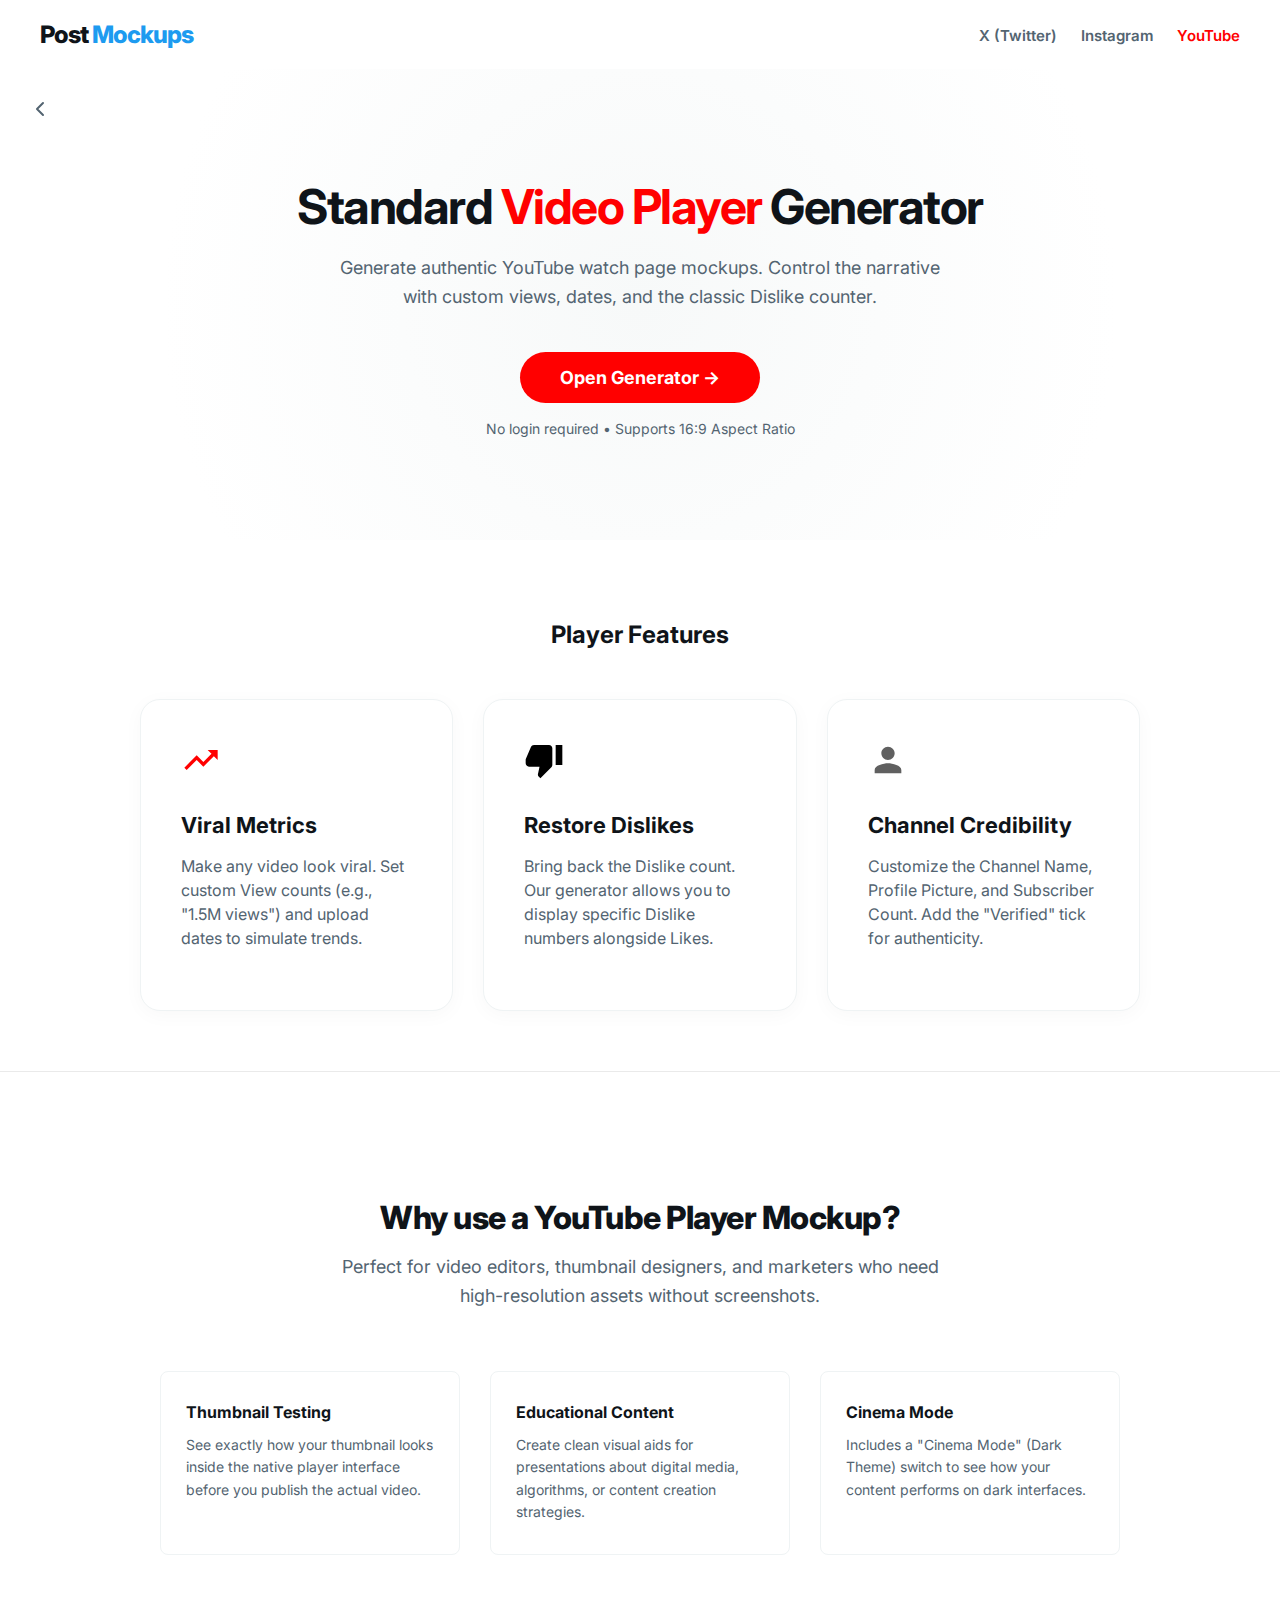
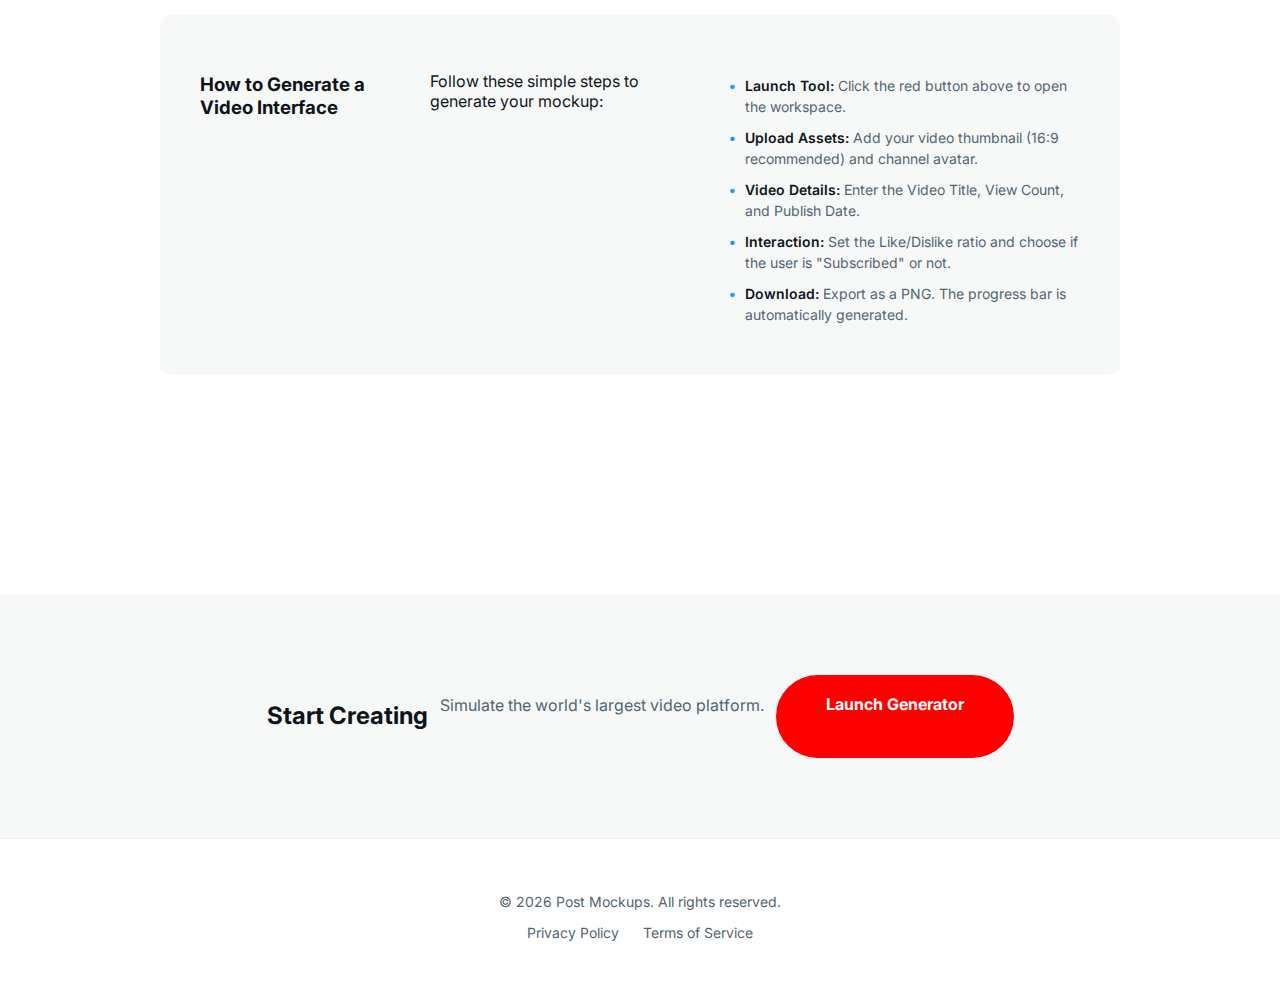
<file: videoplayer.html>
<!DOCTYPE html>
<html lang="en">
<head>
    <meta charset="UTF-8">
    <meta name="viewport" content="width=device-width, initial-scale=1.0">
    
    <title>Fake YouTube Video Generator | Free Player Mockup - Post Mockups</title>
    <meta name="description" content="Create realistic YouTube video player mockups. Customize views, likes, subscriber counts, and restore the dislike button. Free and privacy-first.">
    <meta name="keywords" content="fake youtube video generator, youtube screenshot maker, fake views generator, youtube player mockup, youtube dark mode simulator">
    
    <link rel="stylesheet" href="style.css">
    <link href="https://fonts.googleapis.com/css2?family=Inter:wght@400;600;800&display=swap" rel="stylesheet">
</head>
<body class="landing-page">

    <nav class="navbar">
        <a href="index.html" class="logo" style="text-decoration: none; color: inherit;">Post<span class="highlight"> Mockups</span></a>
        <div class="nav-links">
            <a href="x-post.html">X (Twitter)</a>
            <a href="instagram-tools.html">Instagram</a>
            <a href="youtube-generator.html" class="active" style="color: #FF0000;">YouTube</a>
        </div>
    </nav>

    <header class="hero" style="position: relative; padding: 80px 20px 60px 20px;">
    <a href="youtube-generator.html" aria-label="Back to YouTube Tools" style="position: absolute; left: 20px; top: 20px; width: 40px; height: 40px; display: flex; align-items: center; justify-content: center; border-radius: 50%; color: #536471; transition: all 0.2s ease; cursor: pointer;" onmouseover="this.style.backgroundColor='rgba(0,0,0,0.05)'; this.style.transform='translateX(-3px)'" onmouseout="this.style.backgroundColor='transparent'; this.style.transform='translateX(0)'">
        <svg width="24" height="24" viewBox="0 0 24 24" fill="none" stroke="currentColor" stroke-width="2" stroke-linecap="round" stroke-linejoin="round">
            <path d="M15 18l-6-6 6-6"/>
        </svg>
    </a>
        <div class="hero-content">
            <h1>Standard <span style="color: #FF0000;">Video Player</span> Generator</h1>
            <p>Generate authentic YouTube watch page mockups. Control the narrative with custom views, dates, and the classic Dislike counter.</p>
            
            <div class="cta-buttons" style="margin-top: 30px;">
                <a href="youtube-video.html" class="btn primary-btn" style="background-color: #FF0000; border: none; padding: 15px 40px; font-size: 18px;">
                    Open Generator &rarr;
                </a>
            </div>
            <p style="font-size: 14px; color: #536471; margin-top: 15px;">No login required • Supports 16:9 Aspect Ratio</p>
        </div>
    </header>

    <section class="tools-section" style="background: #ffffff; padding: 60px 20px;">
        <div class="section-title" style="text-align: center; margin-bottom: 50px;">
            <h2>Player Features</h2>
        </div>

        <div class="tools-grid" style="grid-template-columns: repeat(3, 1fr);">
            
            <div class="tool-card" style="text-align: left; cursor: default;">
                <div class="icon-box" style="color: #FF0000; margin-bottom: 20px;">
                    <svg width="40" height="40" viewBox="0 0 24 24" fill="currentColor"><path d="M16 6l2.29 2.29-4.88 4.88-4-4L2 16.59 3.41 18l6-6 4 4 6.3-6.29L22 12V6z"></path></svg>
                </div>
                <h3>Viral Metrics</h3>
                <p>Make any video look viral. Set custom View counts (e.g., "1.5M views") and upload dates to simulate trends.</p>
            </div>

            <div class="tool-card" style="text-align: left; cursor: default;">
                <div class="icon-box" style="color: #000000; margin-bottom: 20px;">
                    <svg width="40" height="40" viewBox="0 0 24 24" fill="currentColor"><path d="M15 3H6c-.83 0-1.54.5-1.84 1.22l-3.02 7.05c-.09.23-.14.47-.14.73v2c0 1.1.9 2 2 2h6.31l-.95 4.57-.03.32c0 .41.17.79.44 1.06L9.83 23l6.59-6.59c.36-.36.58-.86.58-1.41V5c0-1.1-.9-2-2-2zm4 0v12h4V3h-4z"></path></svg>
                </div>
                <h3>Restore Dislikes</h3>
                <p>Bring back the Dislike count. Our generator allows you to display specific Dislike numbers alongside Likes.</p>
            </div>

            <div class="tool-card" style="text-align: left; cursor: default;">
                <div class="icon-box" style="color: #606060; margin-bottom: 20px;">
                    <svg width="40" height="40" viewBox="0 0 24 24" fill="currentColor"><path d="M12 12c2.21 0 4-1.79 4-4s-1.79-4-4-4-4 1.79-4 4 1.79 4 4 4zm0 2c-2.67 0-8 1.34-8 4v2h16v-2c0-2.66-5.33-4-8-4z"></path></svg>
                </div>
                <h3>Channel Credibility</h3>
                <p>Customize the Channel Name, Profile Picture, and Subscriber Count. Add the "Verified" tick for authenticity.</p>
            </div>

        </div>
    </section>

    <section class="seo-content" style="border-top: 1px solid #eaeaea;">
        <div class="content-wrapper">
            
            <div class="seo-header">
                <h2>Why use a YouTube Player Mockup?</h2>
                <p class="lead-text">Perfect for video editors, thumbnail designers, and marketers who need high-resolution assets without screenshots.</p>
            </div>

            <div class="seo-grid">
                <div class="seo-card">
                    <h4>Thumbnail Testing</h4>
                    <p>See exactly how your thumbnail looks inside the native player interface before you publish the actual video.</p>
                </div>
                <div class="seo-card">
                    <h4>Educational Content</h4>
                    <p>Create clean visual aids for presentations about digital media, algorithms, or content creation strategies.</p>
                </div>
                <div class="seo-card">
                    <h4>Cinema Mode</h4>
                    <p>Includes a "Cinema Mode" (Dark Theme) switch to see how your content performs on dark interfaces.</p>
                </div>
            </div>

            <div class="tech-specs" style="margin-top: 60px;">
                <h3>How to Generate a Video Interface</h3>
                <p>Follow these simple steps to generate your mockup:</p>
                <ol class="clean-list" style="margin-top: 20px; padding-left: 20px;">
                    <li style="margin-bottom: 10px;"><strong>Launch Tool:</strong> Click the red button above to open the workspace.</li>
                    <li style="margin-bottom: 10px;"><strong>Upload Assets:</strong> Add your video thumbnail (16:9 recommended) and channel avatar.</li>
                    <li style="margin-bottom: 10px;"><strong>Video Details:</strong> Enter the Video Title, View Count, and Publish Date.</li>
                    <li style="margin-bottom: 10px;"><strong>Interaction:</strong> Set the Like/Dislike ratio and choose if the user is "Subscribed" or not.</li>
                    <li style="margin-bottom: 10px;"><strong>Download:</strong> Export as a PNG. The progress bar is automatically generated.</li>
                </ol>
            </div>

        </div>
    </section>

    <section class="pro-cta" style="background: #f7f9f9; text-align: center; padding: 80px 20px;">
        <h2 style="margin-bottom: 20px;">Start Creating</h2>
        <p style="margin-bottom: 30px; color: #536471;">Simulate the world's largest video platform.</p>
        <a href="youtube-video.html" class="btn primary-btn" style="background-color: #FF0000; color: white; display: inline-block; padding: 15px 50px;">
            Launch Generator
        </a>
    </section>

    <footer>
        <p>&copy; 2026 Post Mockups. All rights reserved.</p>
        <div class="footer-links">
            <a href="#">Privacy Policy</a>
            <a href="#">Terms of Service</a>
        </div>
    </footer>

    <div class="page-transition cover">
        <div class="loading-content">
            <div class="spinner"></div>
            <p style="font-weight: 600; font-size: 16px;">Loading...</p>
        </div>
    </div>

    <script>
        document.addEventListener('DOMContentLoaded', () => {
            const curtain = document.querySelector('.page-transition');
            // Entry animation
            setTimeout(() => {
                curtain.classList.add('exit');
                curtain.classList.remove('cover');
            }, 300);

            // Exit animation for links
            document.querySelectorAll('a').forEach(link => {
                link.addEventListener('click', (e) => {
                    const href = link.getAttribute('href');
                    if (!href || href.startsWith('#')) return;
                    e.preventDefault();
                    curtain.classList.remove('exit');
                    curtain.classList.add('cover');
                    setTimeout(() => { window.location.href = href; }, 600);
                });
            });
        });
    </script>
</body>
</html>
</file>
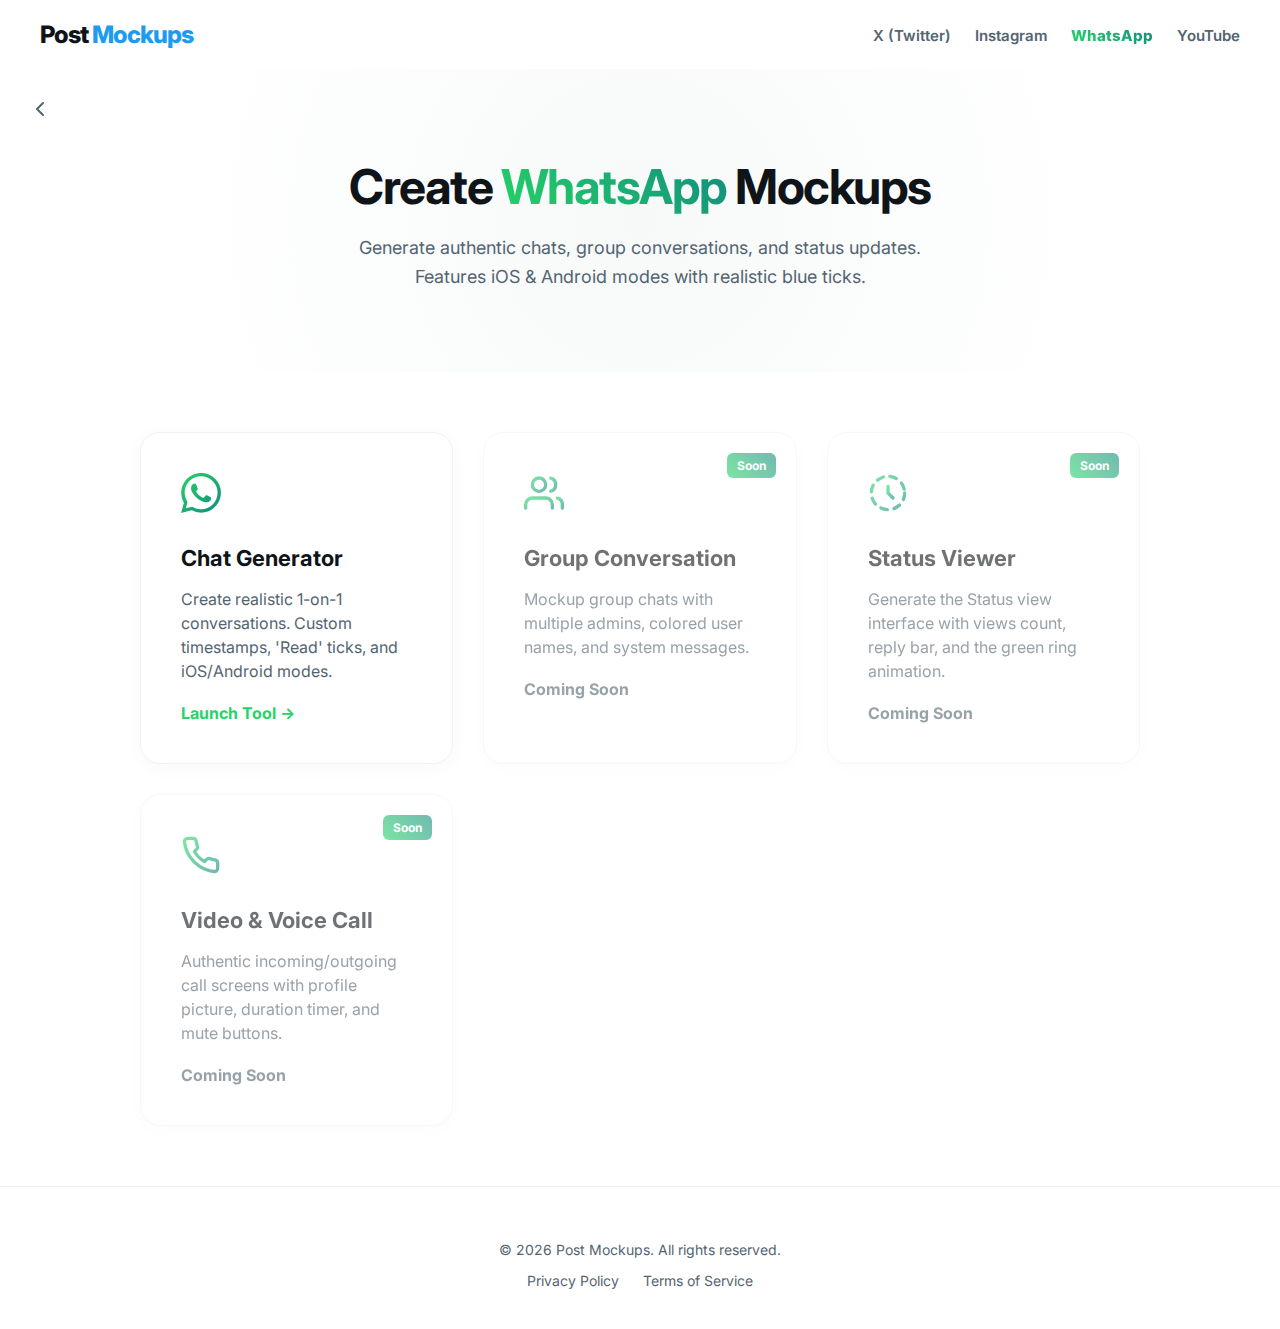
<file: whatsapp-tools.html>
<!DOCTYPE html>
<html lang="en">
<head>
    <meta charset="UTF-8">
    <meta name="viewport" content="width=device-width, initial-scale=1.0">
    <title>WhatsApp Mockup Tools | Post Mockups</title>
    <meta name="description" content="Create realistic WhatsApp chat mockups, fake group conversations, and status updates. Free online tool for iOS and Android styles.">
    
    <link rel="stylesheet" href="style.css">
    <link href="https://fonts.googleapis.com/css2?family=Inter:wght@400;600;800&display=swap" rel="stylesheet">
    
    <style>
        /* --- WHATSAPP THEME SPECIFICS --- */
        
        /* The "WhatsApp Gradient" - Crisp Green to Teal */
        .wa-grad-text {
            background: linear-gradient(45deg, #25D366 0%, #128C7E 100%);
            -webkit-background-clip: text;
            -webkit-text-fill-color: transparent;
            background-clip: text;
        }
        
        /* Background Gradient for Badges/Buttons */
        .wa-grad-bg {
            background: linear-gradient(45deg, #25D366 0%, #128C7E 100%);
            color: white;
        }
        
        /* Icon Fill */
        .wa-grad-icon svg {
            fill: url(#waGradient);
        }

        /* Hover States for Tools */
        .tool-card:hover {
            border-color: #25D366;
        }
        
        /* Navbar Active State Override */
        .nav-links a.active {
            color: #128C7E;
        }
    </style>
</head>
<body class="landing-page">

    <div class="page-transition cover">
        <div class="loading-content">
            <div class="spinner"></div>
        </div>
    </div>

    <nav class="navbar">
        <a href="index.html" class="logo" style="text-decoration: none; color: inherit;">Post <span class="highlight"> Mockups</span></a>
        
        <button class="mobile-toggle" aria-label="Toggle navigation">
            <svg width="24" height="24" viewBox="0 0 24 24" fill="none" stroke="currentColor" stroke-width="2">
                <line x1="4" y1="6" x2="20" y2="6"></line>
                <line x1="4" y1="12" x2="20" y2="12"></line>
                <line x1="4" y1="18" x2="20" y2="18"></line>
            </svg>
        </button>

        <div class="nav-links">
            <a href="x-post.html">X (Twitter)</a>
            <a href="instagram-tools.html">Instagram</a>
            <a href="whatsapp-tools.html" class="active wa-grad-text" style="font-weight: 800;">WhatsApp</a>
            <a href="youtube-generator.html">YouTube</a>
        </div>
    </nav>

    <header class="hero" style="position: relative; padding: 60px 20px 40px 20px;">
        <a href="index.html" style="position: absolute; left: 20px; top: 20px; width: 40px; height: 40px; display: flex; align-items: center; justify-content: center; border-radius: 50%; color: #536471; transition: all 0.2s ease;" onmouseover="this.style.backgroundColor='rgba(0,0,0,0.05)'; this.style.transform='translateX(-3px)'" onmouseout="this.style.backgroundColor='transparent'; this.style.transform='translateX(0)'">
            <svg width="24" height="24" viewBox="0 0 24 24" fill="none" stroke="currentColor" stroke-width="2" stroke-linecap="round" stroke-linejoin="round">
                <path d="M15 18l-6-6 6-6"/>
            </svg>
        </a>

        <div class="hero-content">
            <h1>Create <span class="wa-grad-text">WhatsApp</span> Mockups</h1>
            <p>Generate authentic chats, group conversations, and status updates. Features iOS & Android modes with realistic blue ticks.</p>
        </div>
    </header>

    <section class="tools-section" style="padding-top: 20px;">
        <div class="tools-grid">
            
            <a href="whatsapp-generator.html" class="tool-card">
                <div class="icon-box">
                    <svg width="40" height="40" viewBox="0 0 24 24" fill="none">
                        <defs>
                            <linearGradient id="waGradient" x1="0%" y1="0%" x2="100%" y2="100%">
                                <stop offset="0%" style="stop-color:#25D366" />
                                <stop offset="100%" style="stop-color:#128C7E" />
                            </linearGradient>
                        </defs>
                        <path fill="url(#waGradient)" d="M17.472 14.382c-.297-.149-1.758-.867-2.03-.967-.273-.099-.471-.148-.67.15-.197.297-.767.966-.94 1.164-.173.199-.347.223-.644.075-.297-.15-1.255-.463-2.39-1.475-.883-.788-1.48-1.761-1.653-2.059-.173-.297-.018-.458.13-.606.134-.133.298-.347.446-.52.149-.174.198-.298.298-.497.099-.198.05-.371-.025-.52-.075-.149-.669-1.612-.916-2.207-.242-.579-.487-.5-.669-.51-.173-.008-.371-.01-.57-.01-.198 0-.52.074-.792.372-.272.297-1.04 1.016-1.04 2.479 0 1.462 1.065 2.875 1.213 3.074.149.198 2.096 3.2 5.077 4.487.709.306 1.262.489 1.694.625.712.227 1.36.195 1.871.118.571-.085 1.758-.719 2.006-1.413.248-.694.248-1.289.173-1.413-.074-.124-.272-.198-.57-.347m-5.421 7.403h-.004a9.87 9.87 0 01-5.031-1.378l-.361-.214-3.741.982.998-3.648-.235-.374a9.86 9.86 0 01-1.51-5.26c.001-5.45 4.436-9.884 9.888-9.884 2.64 0 5.122 1.03 6.988 2.898a9.825 9.825 0 012.893 6.994c-.003 5.45-4.437 9.884-9.885 9.884m8.413-18.297A11.815 11.815 0 0012.05 0C5.495 0 .16 5.335.157 11.892c0 2.096.547 4.142 1.588 5.945L.057 24l6.305-1.654a11.882 11.882 0 005.683 1.448h.005c6.554 0 11.89-5.335 11.893-11.893a11.821 11.821 0 00-3.48-8.413Z"/>
                    </svg>
                </div>
                <h3>Chat Generator</h3>
                <p>Create realistic 1-on-1 conversations. Custom timestamps, 'Read' ticks, and iOS/Android modes.</p>
                <span class="link-text" style="color: #25D366;">Launch Tool &rarr;</span>
            </a>

            <a href="#" class="tool-card" style="opacity: 0.6; cursor: not-allowed;">
                <div class="badge wa-grad-bg" style="position: absolute; top: 20px; right: 20px;">Soon</div>
                <div class="icon-box">
                    <svg width="40" height="40" viewBox="0 0 24 24" fill="none" stroke="url(#waGradient)" stroke-width="2" stroke-linecap="round" stroke-linejoin="round">
                        <path d="M17 21v-2a4 4 0 0 0-4-4H5a4 4 0 0 0-4 4v2"></path>
                        <circle cx="9" cy="7" r="4"></circle>
                        <path d="M23 21v-2a4 4 0 0 0-3-3.87"></path>
                        <path d="M16 3.13a4 4 0 0 1 0 7.75"></path>
                    </svg>
                </div>
                <h3>Group Conversation</h3>
                <p>Mockup group chats with multiple admins, colored user names, and system messages.</p>
                <span class="link-text" style="color: #536471;">Coming Soon</span>
            </a>

            <a href="#" class="tool-card" style="opacity: 0.6; cursor: not-allowed;">
                <div class="badge wa-grad-bg" style="position: absolute; top: 20px; right: 20px;">Soon</div>
                <div class="icon-box">
                    <svg width="40" height="40" viewBox="0 0 24 24" fill="none" stroke="url(#waGradient)" stroke-width="2" stroke-linecap="round" stroke-linejoin="round">
                        <circle cx="12" cy="12" r="10" stroke-dasharray="4 4"></circle>
                        <path d="M12 8v4l3 3"></path>
                    </svg>
                </div>
                <h3>Status Viewer</h3>
                <p>Generate the Status view interface with views count, reply bar, and the green ring animation.</p>
                <span class="link-text" style="color: #536471;">Coming Soon</span>
            </a>

            <a href="#" class="tool-card" style="opacity: 0.6; cursor: not-allowed;">
                <div class="badge wa-grad-bg" style="position: absolute; top: 20px; right: 20px;">Soon</div>
                <div class="icon-box">
                    <svg width="40" height="40" viewBox="0 0 24 24" fill="none" stroke="url(#waGradient)" stroke-width="2" stroke-linecap="round" stroke-linejoin="round">
                        <path d="M22 16.92v3a2 2 0 0 1-2.18 2 19.79 19.79 0 0 1-8.63-3.07 19.5 19.5 0 0 1-6-6 19.79 19.79 0 0 1-3.07-8.67A2 2 0 0 1 4.11 2h3a2 2 0 0 1 2 1.72 12.84 12.84 0 0 0 .7 2.81 2 2 0 0 1-.45 2.11L8.09 9.91a16 16 0 0 0 6 6l1.27-1.27a2 2 0 0 1 2.11-.45 12.84 12.84 0 0 0 2.81.7A2 2 0 0 1 22 16.92z"></path>
                    </svg>
                </div>
                <h3>Video & Voice Call</h3>
                <p>Authentic incoming/outgoing call screens with profile picture, duration timer, and mute buttons.</p>
                <span class="link-text" style="color: #536471;">Coming Soon</span>
            </a>

        </div>
    </section>

    <footer>
        <p>&copy; 2026 Post Mockups. All rights reserved.</p>
        <div class="footer-links">
            <a href="#">Privacy Policy</a>
            <a href="#">Terms of Service</a>
        </div>
    </footer>

    <script>
        document.addEventListener('DOMContentLoaded', () => {
            const curtain = document.querySelector('.page-transition');
            if(curtain) {
                setTimeout(() => { 
                    curtain.classList.add('exit'); 
                    curtain.classList.remove('cover'); 
                }, 300);
            }

            // Mobile Nav Toggle Logic
            const toggleBtn = document.querySelector('.mobile-toggle');
            const navLinks = document.querySelector('.nav-links');

            if (toggleBtn && navLinks) {
                toggleBtn.addEventListener('click', (e) => {
                    e.stopPropagation();
                    navLinks.classList.toggle('active');
                    toggleBtn.classList.toggle('is-open');
                });

                document.addEventListener('click', (e) => {
                    if (!navLinks.contains(e.target) && !toggleBtn.contains(e.target)) {
                        navLinks.classList.remove('active');
                        toggleBtn.classList.remove('is-open');
                    }
                });
            }
        });
    </script>
</body>
</html>
</file>
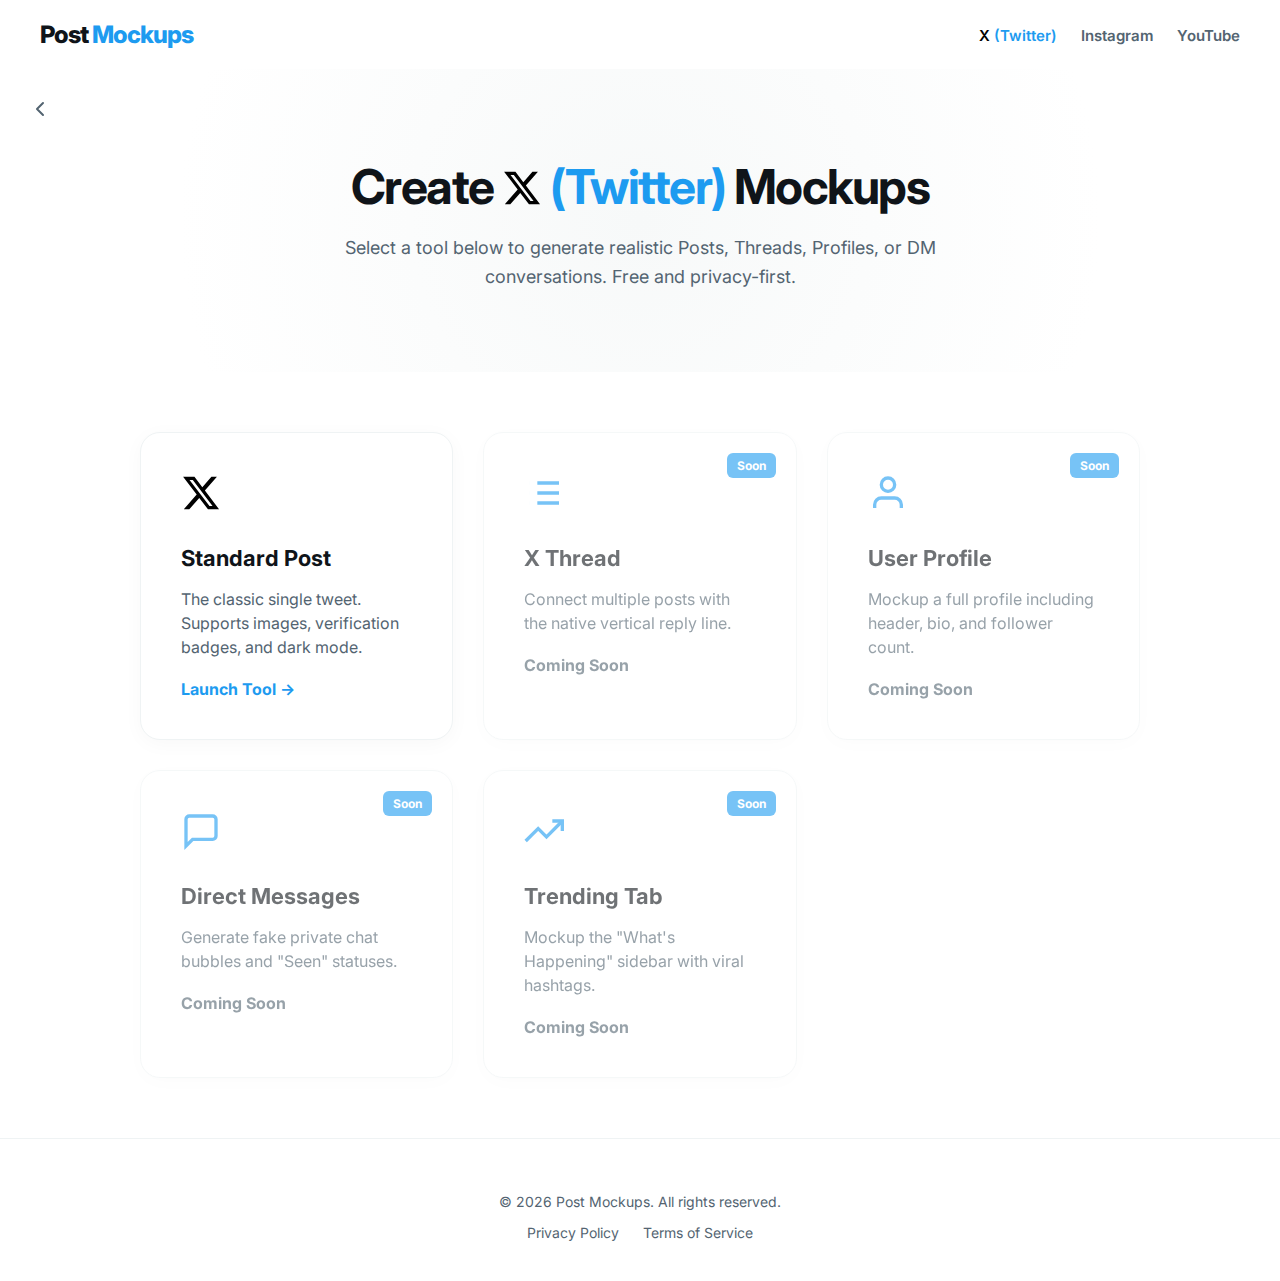
<file: x-post.html>
<!DOCTYPE html>
<html lang="en">
<head>
    <meta charset="UTF-8">
    <meta name="viewport" content="width=device-width, initial-scale=1.0">
    <title>X (Twitter) Mockup Tools | Post Mockups</title>
    <link rel="stylesheet" href="style.css">
    <link href="https://fonts.googleapis.com/css2?family=Inter:wght@400;600;800&display=swap" rel="stylesheet">
</head>
<body class="landing-page">

    <nav class="navbar">
        <a href="index.html" class="logo" style="text-decoration: none; color: inherit;">Post <span class="highlight"> Mockups</span></a>
        <div class="nav-links">
            <a href="tweet-generator.html" class="active" style="color: #000000;">X <span style="color: #1d9bf0;">(Twitter)</span></a>
            <a href="instagram-generator.html">Instagram</a>
            <a href="youtube-generator.html">YouTube</a>
        </div>
    </nav>

<header class="hero" style="position: relative; padding: 60px 20px 40px 20px;">
    <a href="index.html" style="position: absolute; left: 20px; top: 20px; width: 40px; height: 40px; display: flex; align-items: center; justify-content: center; border-radius: 50%; color: #536471; transition: all 0.2s ease;" onmouseover="this.style.backgroundColor='rgba(0,0,0,0.05)'; this.style.transform='translateX(-3px)'" onmouseout="this.style.backgroundColor='transparent'; this.style.transform='translateX(0)'">
        <svg width="24" height="24" viewBox="0 0 24 24" fill="none" stroke="currentColor" stroke-width="2" stroke-linecap="round" stroke-linejoin="round">
            <path d="M15 18l-6-6 6-6"/>
        </svg>
    </a>

    <div class="hero-content">
        <h1>Create <span style="display: inline-flex; align-items: center; gap: 8px; vertical-align: bottom;">
        <svg viewBox="0 0 24 24" style="width: 40px; height: 40px; fill: #000000;">
            <path d="M18.244 2.25h3.308l-7.227 8.26 8.502 11.24H16.17l-5.214-6.817L4.99 21.75H1.68l7.73-8.835L1.254 2.25H8.08l4.713 6.231zm-1.161 17.52h1.833L7.084 4.126H5.117z"></path>
        </svg> <span style="color: #1d9bf0;">(Twitter)</span> Mockups</h1>
        <p>Select a tool below to generate realistic Posts, Threads, Profiles, or DM conversations. Free and privacy-first.</p>
    </div>
</header>


    <section class="tools-section" style="padding-top: 20px;">
        <div class="tools-grid">
            
            <a href="standard-tool.html" class="tool-card">
                <div class="icon-box" style="color: #000000;">
                    <svg viewBox="0 0 24 24" style="width: 40px; height: 40px; fill: currentColor;"><path d="M18.244 2.25h3.308l-7.227 8.26 8.502 11.24H16.17l-5.214-6.817L4.99 21.75H1.68l7.73-8.835L1.254 2.25H8.08l4.713 6.231zm-1.161 17.52h1.833L7.084 4.126H5.117z"></path></svg>
                </div>
                <h3>Standard Post</h3>
                <p>The classic single tweet. Supports images, verification badges, and dark mode.</p>
                <span class="link-text" style="color: #1d9bf0;">Launch Tool &rarr;</span>
            </a>

            <a href="#" class="tool-card" style="opacity: 0.6; cursor: not-allowed;">
                <div class="badge" style="position: absolute; top: 20px; right: 20px; background: #1d9bf0; color: white;">Soon</div>
                <div class="icon-box" style="color: #1d9bf0;">
                    <svg width="40" height="40" viewBox="0 0 24 24" fill="none" stroke="currentColor" stroke-width="2"><path d="M8 6h13M8 12h13M8 18h13M3 6h.01M3 12h.01M3 18h.01"/></svg>
                </div>
                <h3>X Thread</h3>
                <p>Connect multiple posts with the native vertical reply line.</p>
                <span class="link-text" style="color: #536471;">Coming Soon</span>
            </a>

            <a href="#" class="tool-card" style="opacity: 0.6; cursor: not-allowed;">
                <div class="badge" style="position: absolute; top: 20px; right: 20px; background: #1d9bf0; color: white;">Soon</div>
                <div class="icon-box" style="color: #1d9bf0;">
                    <svg width="40" height="40" viewBox="0 0 24 24" fill="none" stroke="currentColor" stroke-width="2"><path d="M20 21v-2a4 4 0 0 0-4-4H8a4 4 0 0 0-4 4v2"></path><circle cx="12" cy="7" r="4"></circle></svg>
                </div>
                <h3>User Profile</h3>
                <p>Mockup a full profile including header, bio, and follower count.</p>
                <span class="link-text" style="color: #536471;">Coming Soon</span>
            </a>

            <a href="#" class="tool-card" style="opacity: 0.6; cursor: not-allowed;">
                <div class="badge" style="position: absolute; top: 20px; right: 20px; background: #1d9bf0; color: white;">Soon</div>
                <div class="icon-box" style="color: #1d9bf0;">
                    <svg width="40" height="40" viewBox="0 0 24 24" fill="none" stroke="currentColor" stroke-width="2"><path d="M21 15a2 2 0 0 1-2 2H7l-4 4V5a2 2 0 0 1 2-2h14a2 2 0 0 1 2 2z"></path></svg>
                </div>
                <h3>Direct Messages</h3>
                <p>Generate fake private chat bubbles and "Seen" statuses.</p>
                <span class="link-text" style="color: #536471;">Coming Soon</span>
            </a>

            <a href="#" class="tool-card" style="opacity: 0.6; cursor: not-allowed;">
                <div class="badge" style="position: absolute; top: 20px; right: 20px; background: #1d9bf0; color: white;">Soon</div>
                <div class="icon-box" style="color: #1d9bf0;">
                    <svg width="40" height="40" viewBox="0 0 24 24" fill="none" stroke="currentColor" stroke-width="2"><polyline points="23 6 13.5 15.5 8.5 10.5 1 18"></polyline><polyline points="17 6 23 6 23 12"></polyline></svg>
                </div>
                <h3>Trending Tab</h3>
                <p>Mockup the "What's Happening" sidebar with viral hashtags.</p>
                <span class="link-text" style="color: #536471;">Coming Soon</span>
            </a>

        </div>
    </section>

    <footer>
        <p>&copy; 2026 Post Mockups. All rights reserved.</p>
        <div class="footer-links">
            <a href="#">Privacy Policy</a>
            <a href="#">Terms of Service</a>
        </div>
    </footer>

    <script>
        document.addEventListener('DOMContentLoaded', () => {
            const curtain = document.querySelector('.page-transition');
            if(curtain) {
                setTimeout(() => { curtain.classList.add('exit'); curtain.classList.remove('cover'); }, 300);
            }
        });
    </script>
</body>
</html>
</file>
<file: style.css>
/* Removes the blue background flash on mobile taps */
* {
    -webkit-tap-highlight-color: transparent;
}

/* Optional: Removes the blue outline border on desktop clicks */
/* Note: Only do this if you have custom :focus styles for accessibility */
*:focus {
    outline: none;
}

:root {
    --bg-color: #f0f2f5;
    --card-bg: #ffffff;
    --text-main: #0f1419;
    --text-sec: #536471;
    --border: #eff3f4;
    --blue: #1d9bf0;
}

/* Dark Mode Variables */
.dark-mode-vars {
    --bg-color: #15202b;
    --card-bg: #000000;
    --text-main: #e7e9ea;
    --text-sec: #71767b;
    --border: #2f3336;
}

body {
    font-family: 'Inter', sans-serif;
    background-color: var(--bg-color);
    margin: 0;
    padding: 20px;
    display: flex;
    justify-content: center;
    align-items: center;
    min-height: 100vh;
}

.container {
    display: flex;
    gap: 40px;
    max-width: 1000px;
    width: 100%;
}
.back-nav-btn {
    display: inline-flex;
    align-items: center;
    justify-content: center;
    width: 40px;
    height: 40px;
    border-radius: 50%;
    background-color: #f7f9f9; /* Soft gray background */
    color: #536471;
    text-decoration: none;
    transition: all 0.2s ease;
    margin-bottom: 20px; /* Space below button */
    border: 1px solid transparent;
}

.back-nav-btn:hover {
    background-color: #eff3f4; /* Slightly darker on hover */
    color: #0f1419;
    transform: translateX(-2px); /* Subtle slide left */
    border-color: #cfd9de;
}

/* Dark mode adjustment if needed later */
@media (prefers-color-scheme: dark) {
    .back-nav-btn {
        background-color: #2f3336;
        color: #e7e9ea;
    }
    .back-nav-btn:hover {
        background-color: #3e4144;
    }
}


/* The Main Editor Card */
.controls {
    flex: 1;
    background: #ffffff;
    padding: 30px; /* More breathing room */
    border-radius: 20px; /* Softer corners */
    border: 1px solid #eff3f4; /* Subtle border */
    box-shadow: 0 12px 40px -10px rgba(0, 0, 0, 0.08); /* Sophisticated shadow */
}

/* Header "Editor" */
.controls h2 {
    margin-top: 0;
    margin-bottom: 25px;
    font-size: 22px;
    font-weight: 800;
    color: #0f1419;
    letter-spacing: -0.5px;
}

/* Groups */
.input-group {
    margin-bottom: 24px; /* Better spacing between sections */
}

/* Labels */
.input-group label {
    display: block;
    margin-bottom: 8px;
    font-weight: 700;
    font-size: 13px;
    text-transform: uppercase; /* Makes it look like a pro tool */
    letter-spacing: 0.5px;
    color: #536471; /* X's secondary text color */
}

/* Inputs & Textareas */
input[type="text"], 
textarea, 
select {
    width: 100%;
    padding: 14px 16px; /* Chunky, easy to click */
    background-color: #f7f9f9; /* Light gray background */
    border: 1px solid #cfd9de; /* Soft border */
    border-radius: 12px; /* Smooth corners */
    font-family: 'Inter', sans-serif;
    font-size: 15px;
    color: #0f1419;
    transition: all 0.2s ease;
    box-sizing: border-box; /* Prevents padding from breaking layout */
    margin-bottom: 12px; 
}


/* Input Focus State (The "Glow") */
input[type="text"]:focus, 
textarea:focus {
    background-color: #ffffff;
    border-color: #1d9bf0;
    box-shadow: 0 0 0 4px rgba(29, 155, 240, 0.15);
    outline: none;
}

/* Textarea specific */
textarea {
    resize: vertical;
    min-height: 100px;
}

/* File Input Styling */
input[type="file"] {
    background: white;
    padding: 10px;
    border: 1px dashed #cfd9de;
    cursor: pointer;
}
input[type="file"]:hover {
    background-color: #f7f9f9;
    border-color: #1d9bf0;
}

/* Buttons (Download & Theme) */
button {
    background: #0f1419; /* Black button (Modern X style) */
    color: white;
    border: none;
    padding: 16px 24px;
    border-radius: 50px; /* Pill shape */
    cursor: pointer;
    font-weight: 700;
    font-size: 16px;
    width: 100%;
    transition: transform 0.1s, box-shadow 0.2s;
    margin-top: 10px;
}

button:hover {
    background-color: #272c30;
    transform: translateY(-2px); /* Slight lift effect */
    box-shadow: 0 6px 20px rgba(0, 0, 0, 0.15);
}

button:active {
    transform: translateY(0);
}

/* Specific Style for Download Button to highlight it */
#downloadBtn {
    background: #1d9bf0; /* Twitter Blue */
}
#downloadBtn:hover {
    background: #1a8cd8;
    box-shadow: 0 6px 20px rgba(29, 155, 240, 0.3);
}

/* Checkbox alignment */
input[type="checkbox"] {
    width: auto;
    margin-right: 8px;
    transform: scale(1.2); /* Make it slightly bigger */
    cursor: pointer;
}



/* Tweet Preview Card */
.preview-area {
    flex: 1;
    display: flex;
    justify-content: center;
    align-items: center;
}

.tweet-card {
    width: 100%;
    max-width: 600px;
    background: var(--card-bg);
    color: var(--text-main);
    border: 1px solid var(--border);
    border-radius: 16px;
    padding: 16px;
    box-shadow: 0 0 20px rgba(0,0,0,0.05);
}

/* Header */
.tweet-header {
    display: flex;
    justify-content: space-between;
    align-items: flex-start;
}
.tweet-header img {
    width: 48px;
    height: 48px;
    border-radius: 50%;
    margin-right: 12px;
}
.user-info {
    flex-grow: 1;
}
.name-row {
    display: flex;
    align-items: center;
    gap: 4px;
}
.name {
    font-weight: 700;
    font-size: 15px;
}
.handle {
    display: block;
    color: var(--text-sec);
    font-size: 15px;
}
.verified-icon {
    width: 20px;
    height: 20px;
    fill: var(--blue);
    flex-shrink: 0; /* Prevents the badge from getting squashed */
    margin-left: 4px; /* Adds a tiny breathing room */
}
.x-logo {
    width: 20px;
    height: 20px;
    fill: var(--text-main);
}

/* Content */
.tweet-content {
    margin-top: 12px;
    font-size: 17px; /* Real tweet text size */
    line-height: 1.4;
    white-space: pre-wrap; /* Keeps line breaks */
}

/* Date */
.tweet-date {
    margin-top: 16px;
    color: var(--text-sec);
    font-size: 15px;
    padding-bottom: 16px;
    border-bottom: 1px solid var(--border);
}
.views {
    color: var(--text-main);
    font-weight: 600;
}

/* Actions */
.tweet-actions {
    display: flex;
    justify-content: space-between;
    padding: 12px 4px;
    color: var(--text-sec);
}
.action-item {
    display: flex;
    align-items: center;
    gap: 8px;
    font-size: 13px;
}
.action-item svg {
    width: 20px;
    height: 20px;
    fill: var(--text-sec);
}

.watermark {
    text-align: center;
    font-size: 10px;
    color: var(--text-sec);
    margin-top: 10px;
    opacity: 0.6;
}
/* Indicates the element is clickable */
.editable {
    cursor: pointer;
    transition: opacity 0.2s;
}
.editable:hover {
    opacity: 0.7;
}

/* The glow effect for the input box */
.highlight-box {
    border-color: #1d9bf0 !important;
    box-shadow: 0 0 0 4px rgba(29, 155, 240, 0.2) !important;
    transition: all 0.3s ease;
}
/* --- 1. MODERN DROPDOWN (PREMIUM UI FIX) --- */
.dropdown {
    position: relative;
    display: inline-block;
}

/* The "More" Button - Glassy & Interactive */
.dropbtn {
    background-color: transparent;
    color: #536471;
    padding: 10px 20px;
    font-size: 15px;
    font-weight: 600;
    border: 1px solid transparent;
    border-radius: 99px;
    cursor: pointer;
    font-family: 'Inter', sans-serif;
    transition: all 0.2s ease;
    display: flex;
    align-items: center;
    gap: 6px;
}

.dropbtn:hover, .dropdown:hover .dropbtn {
    background-color: rgba(29, 155, 240, 0.1); /* Subtle Blue Tint */
    color: #1d9bf0; /* Twitter Blue Text */
}

/* The Dropdown Menu - Smooth Transition & "Gap Fix" */
.dropdown-content {
    /* 1. Layout - Always Grid */
    display: grid;
    grid-template-columns: 1fr 1fr; /* Two Columns */
    gap: 8px;
    min-width: 360px; /* Wider for better readability */
    padding: 12px;
    
    /* 2. Position */
    position: absolute;
    top: 100%; 
    right: 0;
    margin-top: 15px; /* Visual spacing */
    
    /* 3. Style (Glassmorphism-ish) */
    background-color: #ffffff;
    border: 1px solid rgba(0,0,0,0.04);
    border-radius: 24px; /* Super round, modern corners */
    box-shadow: 
        0 10px 40px -10px rgba(0, 0, 0, 0.15),
        0 0 0 1px rgba(0,0,0,0.02); /* Crisp edge */
    
    /* 4. The Animation Logic (Fixes "Dullness") */
    opacity: 0;
    visibility: hidden;
    transform: translateY(10px) scale(0.98); /* Start slightly lower and smaller */
    transform-origin: top right;
    transition: 
        opacity 0.25s ease,
        transform 0.25s cubic-bezier(0.2, 0.8, 0.2, 1),
        visibility 0.25s;
    z-index: 1000;
}

/* THE BRIDGE: Fixes the "Sus" flickering when moving mouse */
.dropdown-content::before {
    content: '';
    position: absolute;
    top: -20px; /* Extends invisible area up to the button */
    left: 0;
    width: 100%;
    height: 20px;
    background: transparent;
}

/* Hover State - Triggers the animation */
.dropdown:hover .dropdown-content {
    opacity: 1;
    visibility: visible;
    transform: translateY(0) scale(1);
}

/* The Links inside */
.dropdown-content a {
    color: #0f1419;
    padding: 12px 16px;
    text-decoration: none;
    font-size: 14px;
    font-weight: 600;
    border-radius: 16px; /* Matching rounded corners */
    transition: all 0.2s ease;
    display: flex;
    align-items: center;
    gap: 12px;
}

/* Hover Effect on Links */
.dropdown-content a:hover {
    background-color: #f7f9f9;
    transform: translateX(4px); /* Satisfying slide */
}

/* The Colored Dots */
.dropdown-content a::before {
    content: '';
    width: 8px;
    height: 8px;
    border-radius: 50%;
    background-color: #eff3f4;
    transition: transform 0.2s;
    flex-shrink: 0;
}
.dropdown-content a:hover::before {
    transform: scale(1.5); /* Dot pulses on hover */
}

/* --- MOBILE OVERRIDE --- */
@media (max-width: 768px) {
    .dropdown-content {
        position: static;
        display: block;
        opacity: 1;
        visibility: visible;
        transform: none;
        box-shadow: none;
        border: none;
        background: transparent;
        padding: 0;
        margin-top: 10px;
        min-width: 100%;
    }
    
    .dropdown-content a {
        padding: 15px 0;
        border-radius: 0;
        border-bottom: 1px solid #f7f9f9;
    }
    
    .dropdown-content a:hover {
        background: transparent;
        transform: translateX(10px);
    }
    
    /* Hide the bridge on mobile so it doesn't block clicks */
    .dropdown-content::before { display: none; }
}


 /* --- UNIVERSAL APP BUTTONS (Exact Match to Hero) --- */

.hero-grid-secondary {
    display: grid; /* Changed from flex to grid */
    grid-template-columns: 1fr 1fr 1fr; /* Exact 3 equal columns */
    gap: 15px; /* Same gap as main buttons */
    max-width: 500px; /* Exact same width as main container */
    margin: 15px auto 0 auto; /* Center align */
}

.app-btn {
    display: flex; /* Ensures text centering works perfectly */
    width: 100%; /* Forces button to fill the exact column width */
    box-sizing: border-box; /* Prevents padding from breaking size */
    align-items: center;
    justify-content: center;
    padding: 15px 0; /* Vertical padding only, width handles horizontal */
    
    /* Visual Styles */
    border-radius: 50px; 
    text-decoration: none;
    font-weight: 700; 
    font-size: 16px; 
    transition: transform 0.2s, box-shadow 0.2s; 
    border: none;
    color: white;
    box-shadow: 0 4px 14px rgba(0,0,0,0.1); 
}

/* Hover Effect */
.app-btn:hover {
    transform: translateY(-2px);
    filter: brightness(1.1);
}


/* --- BRAND SPECIFIC COLORS & SHADOWS --- */

/* WhatsApp */
.btn-whatsapp { 
    background-color: #25D366; 
    box-shadow: 0 4px 14px rgba(37, 211, 102, 0.4); 
}
.btn-whatsapp:hover { box-shadow: 0 6px 20px rgba(37, 211, 102, 0.6); }

/* LinkedIn */
.btn-linkedin { 
    background-color: #0077B5; 
    box-shadow: 0 4px 14px rgba(0, 119, 181, 0.4); 
}
.btn-linkedin:hover { box-shadow: 0 6px 20px rgba(0, 119, 181, 0.6); }

/* Threads */
.btn-threads { 
    background-color: #000000; 
    box-shadow: 0 4px 14px rgba(0, 0, 0, 0.4); 
}
.btn-threads:hover { box-shadow: 0 6px 20px rgba(0, 0, 0, 0.6); }

/* Discord */
.btn-discord { 
    background-color: #5865F2; 
    box-shadow: 0 4px 14px rgba(88, 101, 242, 0.4); 
}
.btn-discord:hover { box-shadow: 0 6px 20px rgba(88, 101, 242, 0.6); }

/* iMessage */
.btn-imessage { 
    background-color: #34C759; 
    box-shadow: 0 4px 14px rgba(52, 199, 89, 0.4); 
}
.btn-imessage:hover { box-shadow: 0 6px 20px rgba(52, 199, 89, 0.6); }

/* Gmail */
.btn-gmail { 
    background-color: #EA4335; 
    box-shadow: 0 4px 14px rgba(234, 67, 53, 0.4); 
}
.btn-gmail:hover { box-shadow: 0 6px 20px rgba(234, 67, 53, 0.6); }

/* Facebook */
.btn-facebook { 
    background-color: #1877F2; 
    box-shadow: 0 4px 14px rgba(24, 119, 242, 0.4); 
}
.btn-facebook:hover { box-shadow: 0 6px 20px rgba(24, 119, 242, 0.6); }

/* Snapchat (Yellow needs black text) */
.btn-snapchat { 
    background-color: #FFFC00; 
    color: black !important; /* Force black text */
    box-shadow: 0 4px 14px rgba(255, 252, 0, 0.4); 
}
.btn-snapchat:hover { box-shadow: 0 6px 20px rgba(255, 252, 0, 0.6); }

/* Reddit */
.btn-reddit { 
    background-color: #FF4500; 
    box-shadow: 0 4px 14px rgba(255, 69, 0, 0.4); 
}
.btn-reddit:hover { box-shadow: 0 6px 20px rgba(255, 69, 0, 0.6); }

        /* Bottom Links */
        .pro-cta {
            display: flex;
            flex-wrap: wrap;
            justify-content: center;
            gap: 12px;
            line-height: 1.8;
            margin-top: 40px;
        }
/* --- MODAL STYLES --- */

/* The Dark Backdrop */
.modal-overlay {
    position: fixed;
    top: 0; left: 0; width: 100%; height: 100%;
    background: rgba(0, 0, 0, 0.6);
    backdrop-filter: blur(5px); /* Blurs the background */
    display: none; /* Hidden by default */
    justify-content: center;
    align-items: center;
    z-index: 1000;
    opacity: 0;
    transition: opacity 0.3s ease;
}

/* The Modal Box */
.modal-content {
    background: var(--card-bg);
    color: var(--text-main);
    width: 90%;
    max-width: 500px;
    border-radius: 20px;
    padding: 25px;
    box-shadow: 0 20px 50px rgba(0,0,0,0.3);
    transform: scale(0.9);
    transition: transform 0.3s ease;
    border: 1px solid var(--border);
}

/* Animation Classes */
.modal-overlay.active { display: flex; opacity: 1; }
.modal-overlay.active .modal-content { transform: scale(1); }

/* Header */
.modal-header {
    display: flex;
    justify-content: space-between;
    align-items: center;
    margin-bottom: 20px;
}
.modal-header h3 { margin: 0; font-size: 20px; }
.close-icon {
    background: none; border: none; font-size: 28px;
    cursor: pointer; color: var(--text-sec); padding: 0; width: auto;
}

/* Preview Image */
.preview-container {
    background: var(--bg-color);
    padding: 20px;
    border-radius: 12px;
    display: flex;
    justify-content: center;
    margin-bottom: 20px;
    border: 1px dashed var(--text-sec);
}
#modalPreviewImage {
    max-width: 100%;
    border-radius: 10px;
    box-shadow: 0 4px 12px rgba(0,0,0,0.1);
}

/* Settings Inputs */
.download-settings {
    display: flex;
    gap: 15px;
    margin-bottom: 20px;
}
.setting-group { flex: 1; }
.setting-group label { display: block; font-size: 12px; font-weight: bold; margin-bottom: 5px; color: var(--text-sec); text-transform: uppercase; }

/* Radio Buttons for Format */
.format-toggles { display: flex; gap: 15px; padding-top: 10px; }
.radio-label { display: flex; align-items: center; gap: 5px; cursor: pointer; font-size: 14px; }

/* Progress Bar */
.progress-area { margin-top: 15px; text-align: center; }
.progress-bar-track {
    width: 100%; height: 6px; background: #eff3f4;
    border-radius: 3px; overflow: hidden; margin-bottom: 8px;
}
.progress-bar-fill {
    width: 0%; height: 100%; background: #00ba7c; /* Green */
    transition: width 0.1s linear;
}
#progressText { font-size: 12px; color: var(--text-sec); }

/* Footer Buttons */
.modal-footer { display: flex; gap: 10px; }
.secondary-btn {
    background: transparent; border: 1px solid var(--border); color: var(--text-main);
    display: flex; align-items: center; justify-content: center; gap: 8px;
}
.secondary-btn:hover { background: rgba(0,0,0,0.05); }
.primary-btn { background: #1d9bf0; color: white; }
.primary-btn:hover { background: #1a8cd8; }


/* --- LANDING PAGE STYLES --- */

.landing-page {
    display: block; /* Override flex from original body */
    padding: 0;
    background: #ffffff;
    color: #0f1419;
}

/* Navigation */
.navbar {
    display: flex;
    justify-content: space-between;
    align-items: center;
    padding: 20px 40px;
    max-width: 1200px;
    margin: 0 auto;
}
.logo { font-weight: 800; font-size: 24px; letter-spacing: -1px; }
.nav-links a { text-decoration: none; color: #536471; margin-left: 20px; font-weight: 600; font-size: 15px; }
.nav-links a.active, .nav-links a:hover { color: #1d9bf0; }

/* Hero Section */
.hero {
    text-align: center;
    padding: 80px 20px;
    background: radial-gradient(circle at center, #f7f9f9 0%, #ffffff 70%);
}
.hero h1 { font-size: 48px; margin-bottom: 20px; letter-spacing: -1.5px; line-height: 1.1; }
.highlight { color: #1d9bf0; }
.hero p { font-size: 18px; color: #536471; max-width: 600px; margin: 0 auto 40px auto; line-height: 1.6; }

.cta-buttons { display: flex; justify-content: center; gap: 15px; }
.btn {
    padding: 15px 30px; border-radius: 50px; text-decoration: none; font-weight: 700; font-size: 16px; transition: transform 0.2s;
}
.btn.primary-btn { background: #0f1419; color: white; }
.btn.primary-btn:hover { background: #1d9bf0; transform: translateY(-2px); }
.btn.secondary-btn { background: #eff3f4; color: #0f1419; }
.btn.disabled { opacity: 0.5; cursor: not-allowed; pointer-events: none; }

/* Tools Grid */
.tools-section {
    padding: 60px 20px;
    max-width: 1000px;
    margin: 0 auto;
    text-align: center;
}
.tools-grid {
    display: grid;
    grid-template-columns: repeat(auto-fit, minmax(300px, 1fr));
    gap: 30px;
    margin-top: 40px;
}
.tool-card {
    background: white;
    border: 1px solid #eff3f4;
    border-radius: 20px;
    padding: 40px;
    text-align: left;
    text-decoration: none;
    color: inherit;
    transition: all 0.3s ease;
    box-shadow: 0 4px 20px rgba(0,0,0,0.03);
    position: relative;
}
.tool-card:hover { transform: translateY(-5px); box-shadow: 0 10px 40px rgba(0,0,0,0.08); border-color: #1d9bf0; }

.icon-box { font-size: 40px; margin-bottom: 20px; }
.icon-box.insta-color { 
    background: -webkit-linear-gradient(45deg, #f09433 0%,#e6683c 25%,#dc2743 50%,#cc2366 75%,#bc1888 100%);
    -webkit-background-clip: text;
    -webkit-text-fill-color: transparent;
}

.tool-card h3 { font-size: 22px; margin-bottom: 10px; }
.tool-card p { color: #536471; line-height: 1.5; margin-bottom: 20px; }
.link-text { color: #1d9bf0; font-weight: 700; }

.badge {
    background: #eff3f4; color: #536471; padding: 5px 10px; border-radius: 6px; font-size: 12px; font-weight: 700;
}

/* --- PROFESSIONAL CONTENT SECTION --- */

.seo-content {
    background: #ffffff;
    padding: 100px 20px;
    border-top: 1px solid #eff3f4;
    color: #0f1419;
}

.content-wrapper {
    max-width: 960px;
    margin: 0 auto;
}

/* Header */
.seo-header {
    text-align: center;
    margin-bottom: 60px;
}

.seo-header h2 {
    font-size: 32px;
    font-weight: 800;
    letter-spacing: -0.5px;
    margin-bottom: 16px;
    color: #0f1419;
}

.lead-text {
    font-size: 18px;
    color: #536471;
    line-height: 1.6;
    max-width: 600px;
    margin: 0 auto;
}

/* Stats Bar */
.stats-bar {
    display: flex;
    justify-content: space-between;
    border-top: 1px solid #eff3f4;
    border-bottom: 1px solid #eff3f4;
    padding: 20px 0;
    margin-bottom: 60px;
}

.stat-item {
    text-align: center;
    flex: 1;
    border-right: 1px solid #eff3f4;
}

.stat-item:last-child { border-right: none; }

.stat-label {
    display: block;
    font-size: 11px;
    text-transform: uppercase;
    letter-spacing: 1px;
    color: #536471;
    font-weight: 600;
    margin-bottom: 4px;
}

.stat-value {
    font-size: 15px;
    font-weight: 700;
    color: #0f1419;
}

/* Grid Layout */
.section-title h3 {
    font-size: 20px;
    font-weight: 700;
    margin-bottom: 30px;
    border-left: 4px solid #0f1419;
    padding-left: 15px;
}

.seo-grid {
    display: grid;
    grid-template-columns: repeat(3, 1fr);
    gap: 30px;
    margin-bottom: 60px;
}

.seo-card {
    background: #ffffff;
    border: 1px solid #eff3f4;
    border-radius: 8px; /* Sharper corners */
    padding: 30px 25px;
    transition: border-color 0.2s ease;
}

.seo-card:hover {
    border-color: #cfd9de;
}

.card-icon {
    color: #0f1419;
    margin-bottom: 20px;
}

.seo-card h4 {
    font-size: 16px;
    font-weight: 700;
    margin: 0 0 12px 0;
}

.seo-card p {
    font-size: 14px;
    color: #536471;
    line-height: 1.6;
    margin: 0;
}

/* Technical Specs List */
.tech-specs {
    display: flex;
    gap: 40px;
    background: #f7f9f9;
    padding: 40px;
    border-radius: 12px;
    margin-bottom: 60px;
}

.spec-column { flex: 1; }

.spec-column h4 {
    margin-top: 0;
    font-size: 16px;
    margin-bottom: 20px;
    color: #0f1419;
}

.clean-list {
    list-style: none;
    padding: 0;
    margin: 0;
}

.clean-list li {
    margin-bottom: 12px;
    font-size: 14px;
    color: #536471;
    padding-left: 16px;
    position: relative;
    line-height: 1.5;
}

.clean-list li::before {
    content: "•";
    color: #1d9bf0;
    font-weight: bold;
    position: absolute;
    left: 0;
}

.clean-list strong { color: #0f1419; font-weight: 600; }

/* FAQ Grid */
.faq-grid {
    display: grid;
    grid-template-columns: 1fr 1fr;
    gap: 40px;
    margin-bottom: 40px;
}

.faq-block {
    border-bottom: 1px solid #eff3f4;
    padding-bottom: 20px;
}

.faq-q {
    display: block;
    font-size: 14px;
    font-weight: 700;
    color: #0f1419;
    margin-bottom: 8px;
}

.faq-a {
    font-size: 14px;
    color: #536471;
    line-height: 1.5;
}

/* Professional CTA */
.pro-cta {
    text-align: center;
    margin-top: 60px;
}

.cta-link {
    font-size: 15px;
    font-weight: 600;
    color: #1d9bf0;
    text-decoration: none;
    border-bottom: 1px solid transparent;
    transition: border-color 0.2s;
}

.cta-link:hover { border-bottom-color: #1d9bf0; }

.divider { margin: 0 15px; color: #cfd9de; }

/* Responsive */
@media (max-width: 768px) {
    .seo-grid { grid-template-columns: 1fr; }
    .tech-specs { flex-direction: column; }
    .faq-grid { grid-template-columns: 1fr; gap: 20px; }
    .stats-bar { flex-wrap: wrap; }
    .stat-item { min-width: 50%; border-right: none; margin-bottom: 15px; }
}

/* Footer */
footer { padding: 40px; text-align: center; border-top: 1px solid #eff3f4; color: #536471; font-size: 14px; }
.footer-links { margin-top: 10px; }
.footer-links a { color: #536471; margin: 0 10px; text-decoration: none; }

.text-insta-grad {
    background: linear-gradient(45deg, #f09433 0%, #e6683c 25%, #dc2743 50%, #cc2366 75%, #bc1888 100%);
    -webkit-background-clip: text;
    background-clip: text;
    color: transparent;
    -webkit-text-fill-color: transparent;
}

/* --- FLUID WAVE & SMART LOADER --- */

.page-transition {
    position: fixed;
    top: 0;
    left: 0;
    width: 100%;
    height: 100%;
    /* FLUID GRADIENT: Twitter Blue to a slightly lighter blue */
    background: linear-gradient(135deg, #1d9bf0 0%, #1a8cd8 100%);
    z-index: 9999;
    
    /* Flexbox to center the Loading Text */
    display: flex;
    flex-direction: column;
    justify-content: center;
    align-items: center;
    
    /* Animation Properties */
    transform: translateY(100%); 
    transition: transform 0.6s cubic-bezier(0.83, 0, 0.17, 1);
    pointer-events: none;
}

/* Add a subtle "shimmer" effect to make it look fluid */
.page-transition::before {
    content: '';
    position: absolute;
    top: 0; left: 0; right: 0; bottom: 0;
    background: linear-gradient(45deg, transparent 40%, rgba(255,255,255,0.1) 50%, transparent 60%);
    background-size: 200% 200%;
    animation: shimmer 2s infinite linear;
}

@keyframes shimmer {
    0% { background-position: 100% 0; }
    100% { background-position: -100% 0; }
}

/* The Loading Content (Hidden by default) */
.loading-content {
    opacity: 0;
    transform: translateY(20px);
    transition: opacity 0.3s ease, transform 0.3s ease;
    text-align: center;
    color: white;
    font-family: 'Inter', sans-serif;
}

/* Spinner */
.spinner {
    width: 40px;
    height: 40px;
    border: 4px solid rgba(255,255,255,0.3);
    border-top: 4px solid white;
    border-radius: 50%;
    animation: spin 1s linear infinite;
    margin: 0 auto 15px auto;
}

@keyframes spin { 0% { transform: rotate(0deg); } 100% { transform: rotate(360deg); } }

/* Helper Classes */
.page-transition.cover { transform: translateY(0%); }
.page-transition.exit { transform: translateY(-100%); }

/* Show Loading Text (Added by JS after delay) */
.page-transition.show-loader .loading-content {
    opacity: 1;
    transform: translateY(0);
}

/* --- INSTAGRAM MOCKUP THEME (FIXED) --- */

/* 1. Background */
body.insta-theme {
    background: linear-gradient(45deg, #f09433 0%, #e6683c 25%, #dc2743 50%, #cc2366 75%, #bc1888 100%);
    min-height: 100vh;
}

/* 2. Card Layout */
.insta-card {
    width: 100%;
    max-width: 420px;
    background: white;
    border-radius: 30px;
    box-shadow: 0 20px 60px rgba(0,0,0,0.2);
    font-family: -apple-system, BlinkMacSystemFont, "Segoe UI", Roboto, Helvetica, Arial, sans-serif;
    color: #262626;
    margin-bottom: 20px;
    overflow: hidden;
}

/* 3. Header - FIXED ALIGNMENT */
.insta-header {
    display: flex; /* Critical for alignment */
    justify-content: space-between; /* Pushes dots to the right */
    align-items: center; /* Centers them vertically */
    padding: 14px 20px;
    height: auto;
}

.insta-user-info {
    display: flex;
    align-items: center;
}
.insta-user-info img {
    width: 42px; height: 42px;
    padding: 2px;
    border: 2px solid transparent;
  background: linear-gradient(var(--card-bg), var(--card-bg)) padding-box, 
            linear-gradient(45deg, #f09433, #e6683c, #dc2743, #cc2366, #bc1888) border-box;
border-radius: 50%;
    margin-right: 12px;
}
.insta-username { font-weight: 600; font-size: 14px; color: #000; display: flex; align-items: center; gap: 4px; }
.insta-location { font-size: 12px; color: #262626; margin-top: 1px; }

/* 4. Icons */
.insta-verified { width: 14px; height: 14px; fill: #3897f0; display: inline-block; }
.insta-dots { color: #262626; cursor: pointer; display: flex; align-items: center;}
.insta-dots svg { width: 24px; height: 24px; fill: currentColor; }

/* 5. Placeholder & Image */
.insta-image-container { background: #fff; padding: 0; position: relative; }
.insta-image-container img { width: 100%; height: auto; display: block; }
.insta-placeholder {
    width: 100%; height: 420px;
    background-color: #efefef;
    display: flex; flex-direction: column; align-items: center; justify-content: center;
    color: #a8a8a8; cursor: pointer;
}
.placeholder-icon { font-size: 50px; opacity: 0.5; }

/* 6. Actions Bar - FIXED ALIGNMENT */
.insta-actions {
    display: flex; /* Critical */
    justify-content: space-between; /* Pushes bookmark to right */
    align-items: center;
    padding: 12px 20px 0 20px;
}
.left-actions { 
    display: flex; 
    gap: 18px; /* Increased gap for realism */
    align-items: center;
}
.insta-icon { 
    width: 26px; height: 26px; 
    transition: transform 0.1s;
    color: #262626;
}
.insta-icon:hover { transform: scale(1.1); }
.red-heart { fill: #ed4956; color: #ed4956; }

/* 7. Details & Hashtags */
.insta-details { padding: 12px 20px 20px 20px; }
.insta-likes { font-weight: 600; font-size: 14px; margin-bottom: 8px; }
.insta-caption { font-size: 14px; line-height: 1.5; margin-bottom: 6px; }
.insta-username-bold { font-weight: 600; margin-right: 6px; }
.view-comments { color: #8e8e8e; font-size: 14px; margin-bottom: 4px; display: block; }

/* Smart Hashtag Color */
.hashtag { color: #00376b; } /* Default Insta Blue */

/* 8. Dark Mode Overrides */
.dark-mode-vars .insta-card { background: #000; color: white; }
.dark-mode-vars .insta-username { color: white; }
.dark-mode-vars .insta-location { color: #a8a8a8; }
.dark-mode-vars .insta-dots { color: white; }
.dark-mode-vars .insta-icon { color: white; }
.dark-mode-vars .red-heart { color: #ed4956; } /* Heart stays red */
.dark-mode-vars .insta-placeholder { background-color: #121212; color: #333; }
.dark-mode-vars .hashtag { color: #e0f1ff; } /* Lighter Blue for Dark Mode */

/* Heart Animation */
@keyframes like-bounce {
    0% { transform: scale(1); }
    50% { transform: scale(1.2); }
    100% { transform: scale(1); }
}
.bounce {
    animation: like-bounce 0.3s ease-in-out;
}

/* --- INSTAGRAM GRADIENT BUTTON --- */
.btn.insta-btn {
    background: linear-gradient(45deg, #f09433 0%, #e6683c 25%, #dc2743 50%, #cc2366 75%, #bc1888 100%);
    color: white; /* Text is white */
    border: none;
}

.btn.insta-btn:hover {
    filter: brightness(1.1); /* Slightly brighter when hovering */
    transform: translateY(-2px);
    box-shadow: 0 10px 20px rgba(220, 39, 67, 0.4); /* Matching reddish shadow */
}

/* --- CROPPER STYLES --- */

/* Fix cropper container height */
.cropper-container {
    width: 100%;
}

/* CIRCLE CROP GUIDE (For Profile Pics) */
.cropper-view-box.circle-crop {
    border-radius: 50%;
    outline: 0;
    box-shadow: 0 0 0 1px #39f;
}
.cropper-face.circle-crop {
    background-color: inherit !important;
    border-radius: 50%;
}

/* Hide grid lines for circle crop if desired, or keep them */
.circle-crop .cropper-dashed, 
.circle-crop .cropper-center {
    display: none;
}

/*  Force the buttons to sit on top of the image cropper */
.modal-footer {
    position: relative;
    z-index: 50; /* Super high priority */
    background: var(--card-bg); /* Prevents see-through */
}

/* Constrain the image editor so it doesn't bleed out */
.modal-body {
    position: relative;
    z-index: 1;
    overflow: hidden; /* Cuts off any overflowing parts of the cropper */
}

/* Ensure the Close 'X' is also clickable */
.modal-header .close-icon {
    position: relative;
    z-index: 50;
}
/* --- YOUTUBE BUTTON STYLE --- */
.btn.youtube-btn {
    background-color: #ff0000; /* YouTube Red */
    color: white;
    border: none;
}

.btn.youtube-btn:hover {
    background-color: #cc0000; /* Darker Red on Hover */
    transform: translateY(-2px);
    box-shadow: 0 6px 20px rgba(255, 0, 0, 0.3); /* Red Shadow */
}

/* --- WIDE HERO STACK (Isolated Center) --- */
.hero-stack-container {
    position: relative;
    width: 100%;
    max-width: 900px; /* Wide container for separation */
    height: 400px;
    margin: 40px auto;
    perspective: 1000px;
    z-index: 10;
    /* overflow: hidden;  Optional: Keeps cards inside bounds */
}

/* --- THE CARD BASE --- */
.hero-card {
    position: absolute;
    width: 320px; /* Fixed width for the cards */
    height: 380px;
    left: 50%; /* Start at center point */
    top: 50%;
    margin-left: -160px; /* Center alignment (half of width) */
    margin-top: -190px;  /* Center alignment (half of height) */
    
    background: #f7f9f9;
    border-radius: 28px;
    padding: 30px;
    box-sizing: border-box;
    display: flex;
    flex-direction: column;
    justify-content: center;
    align-items: center;
    text-align: center;
    text-decoration: none;
    
    /* Branding */
    border: 3px solid var(--brand-color);
    box-shadow: 0 15px 35px -10px var(--brand-glow);
    
    /* Physics */
    transition: all 0.7s cubic-bezier(0.2, 0.8, 0.2, 1);
    
    opacity: 0;
    pointer-events: none;
    z-index: 0;
}

/* --- POSITIONS --- */

/* 1. CENTER (The Hero) */
.hero-card.active {
    opacity: 1;
    z-index: 50;
    transform: translateX(0) scale(1.1); /* Slight zoom for focus */
    pointer-events: all;
    background: #ffffff;
    box-shadow: 0 25px 50px -12px rgba(0,0,0,0.2), 0 0 30px var(--brand-glow);
}

/* 2. NEXT PILE (Left Edge - Waiting) */
.hero-card.next {
    opacity: 1;
    z-index: 40;
    /* Push far left (-350px) + Stack effect */
    transform: translateX(-350px) scale(0.9) rotateY(15deg);
    cursor: pointer;
    pointer-events: all;
    filter: brightness(0.95);
}
.hero-card.next-2 {
    opacity: 1;
    z-index: 30;
    transform: translateX(-380px) scale(0.85) rotateY(20deg); /* Stacked behind */
}
.hero-card.next-3 {
    opacity: 1;
    z-index: 20;
    transform: translateX(-410px) scale(0.8) rotateY(25deg); /* Stacked deeper */
}

/* 3. PREV PILE (Right Edge - History) */
.hero-card.prev {
    opacity: 1;
    z-index: 40;
    /* Push far right (+350px) */
    transform: translateX(350px) scale(0.9) rotateY(-15deg);
    cursor: pointer;
    pointer-events: all;
    filter: brightness(0.95);
}
.hero-card.prev-2 {
    opacity: 1;
    z-index: 30;
    transform: translateX(380px) scale(0.85) rotateY(-20deg);
}
.hero-card.prev-3 {
    opacity: 1;
    z-index: 20;
    transform: translateX(410px) scale(0.8) rotateY(-25deg);
}

/* --- CONTENT FADE (Blur text on sides) --- */
.hero-card .card-content-wrapper {
    opacity: 1; /* Changed from 0 to 1 to show content */
    filter: blur(8px); /* Add a heavy blur to side cards */
    transition: all 0.5s ease;
    transform: scale(0.9);
}

/* Clear the blur and scale up when the card becomes active */
.hero-card.active .card-content-wrapper {
    opacity: 1;
    filter: blur(0); /* Remove blur */
    transform: scale(1);
    transition-delay: 0.1s;
}
/* Hide the button on side cards so it doesn't look messy while blurred */
.hero-card:not(.active) .launch-btn {
    opacity: 0;
    pointer-events: none;
}

.hero-card.active .launch-btn {
    opacity: 1;
    pointer-events: all;
}


/* --- CARD INTERIOR --- */
.card-logo-box {
    width: 70px;
    height: 70px;
    border-radius: 50%;
    background: var(--brand-color);
    display: flex;
    align-items: center;
    justify-content: center;
    margin: 0 auto 20px auto;
    color: white;
    box-shadow: 0 10px 20px var(--brand-glow);
}
.card-title {
    font-size: 24px;
    font-weight: 800;
    margin: 0 0 10px 0;
    color: var(--brand-color);
    letter-spacing: -0.5px;
}
.card-desc {
    font-size: 14px;
    color: #536471;
    line-height: 1.5;
    margin: 0 auto 25px auto;
}
.launch-btn {
    padding: 12px 30px;
    border-radius: 50px;
    background: var(--brand-color);
    color: white;
    font-weight: 700;
    font-size: 14px;
    border: none;
    cursor: pointer;
    text-transform: uppercase;
}

/* Mobile: Maintain 3D spacing instead of overlapping */
@media (max-width: 768px) {
    .hero-stack-container { max-width: 100%; height: 360px; }
    .hero-card { width: 260px; margin-left: -130px; } /* Slightly smaller cards for mobile */
    
    /* Increase these values to push the side cards out further */
    .hero-card.next { transform: translateX(-220px) scale(0.8) rotateY(15deg); }
    .hero-card.prev { transform: translateX(220px) scale(0.8) rotateY(-15deg); }
    
    /* Keep the secondary stack visible but tucked behind */
    .hero-card.next-2 { opacity: 0.6; transform: translateX(-240px) scale(0.7) rotateY(20deg); }
    .hero-card.prev-2 { opacity: 0.6; transform: translateX(240px) scale(0.7) rotateY(-20deg); }
    
    /* Hide the 3rd layer only if screen is very narrow */
    .hero-card.next-3, .hero-card.prev-3 { opacity: 0; }
}
/* --- RESPONSIVE NAVIGATION LOGIC --- */

/* 1. Base States (Desktop) */
.mobile-toggle { display: none; } /* Hide hamburger */
.tablet-link { display: none; }   /* Hide duplicate links in dropdown */

/* 2. Tablet View (Max Width 1024px) */
@media (max-width: 1024px) {
    /* Hide the top-bar versions */
    .desktop-link { display: none; }
    
    /* Show the dropdown versions so they are still accessible */
    .tablet-link { display: block; }
}

/* --- 3. MOBILE SIDE DRAWER (Fixed & Polished) --- */
@media (max-width: 768px) {
    
    /* FIX 1: Reset global button styles so hamburger isn't huge */
    .mobile-toggle {
        display: block;
        background: transparent;
        border: none;
        color: #0f1419;
        cursor: pointer;
        padding: 5px;
        position: relative;
        z-index: 3000; 
        
        /* CRITICAL FIXES */
        width: auto !important; /* Prevents it from stretching full width */
        margin-left: auto;      /* Pushes it to the far right */
        box-shadow: none;       /* Removes any button shadows */
        margin-top: 0;          /* Resets global button margins */
    }

    /* Transform the X on click */
    .mobile-toggle.is-open svg {
        transform: rotate(45deg);
        stroke: #0f1419;
        transition: transform 0.3s ease;
    }

    /* THE DRAWER CONTAINER */
    .nav-links {
        position: fixed;
        top: 0;
        right: -100%;
        height: 100vh;
        background: #ffffff;
        
        /* FIX 2: Width Logic */
        /* 35% is too small for text, so we use a fixed pixel width (standard app feel) */
        width: 260px;  
        
        display: flex;
        flex-direction: column;
        padding: 80px 25px 40px 25px; 
        box-sizing: border-box;
        transition: right 0.3s cubic-bezier(0.4, 0, 0.2, 1);
        z-index: 2000;
        border-left: 1px solid #eff3f4;
        box-shadow: -5px 0 25px rgba(0,0,0,0.05); /* Subtle shadow on the left edge */
    }

    /* STATE: OPEN */
    .nav-links.active {
        right: 0; 
        box-shadow: 0 0 0 100vmax rgba(0,0,0,0.5); /* The Dim Backdrop */
    }

    /* LINK STYLING */
    .nav-links a {
        font-size: 16px; 
        font-weight: 600;
        color: #0f1419;
        padding: 15px 0;
        border-bottom: 1px solid #f7f9f9;
        width: 100%;
        display: flex;
        align-items: center;
        gap: 12px;
        opacity: 0; 
        transform: translateX(20px);
        transition: opacity 0.3s ease, transform 0.3s ease;
    }

    /* Animation Delays */
    .nav-links.active a { opacity: 1; transform: translateX(0); }
    .nav-links.active a:nth-child(1) { transition-delay: 0.05s; }
    .nav-links.active a:nth-child(2) { transition-delay: 0.1s; }
    .nav-links.active a:nth-child(3) { transition-delay: 0.15s; }
    /* ... add more if needed */

    /* FLATTEN DROPDOWN LOGIC */
    .dropdown { width: 100%; }
    .dropbtn { display: none; }
    
    .dropdown-content {
        display: block !important;
        position: static;
        box-shadow: none;
        border: none;
        padding: 0;
        width: 100%;
        animation: none;
        background: transparent;
        min-width: 0;
        grid-template-columns: 1fr; 
    }
    
    /* Ensure no dots are cut off */
    .dropdown-content a::before {
        flex-shrink: 0; 
    }

    /* Clean up duplicate links */
    .tablet-link { display: none !important; }
}




/* Mobile Responsiveness */
@media (max-width: 768px) {
    .container {
        flex-direction: column-reverse;
    }
    
}
</file>
